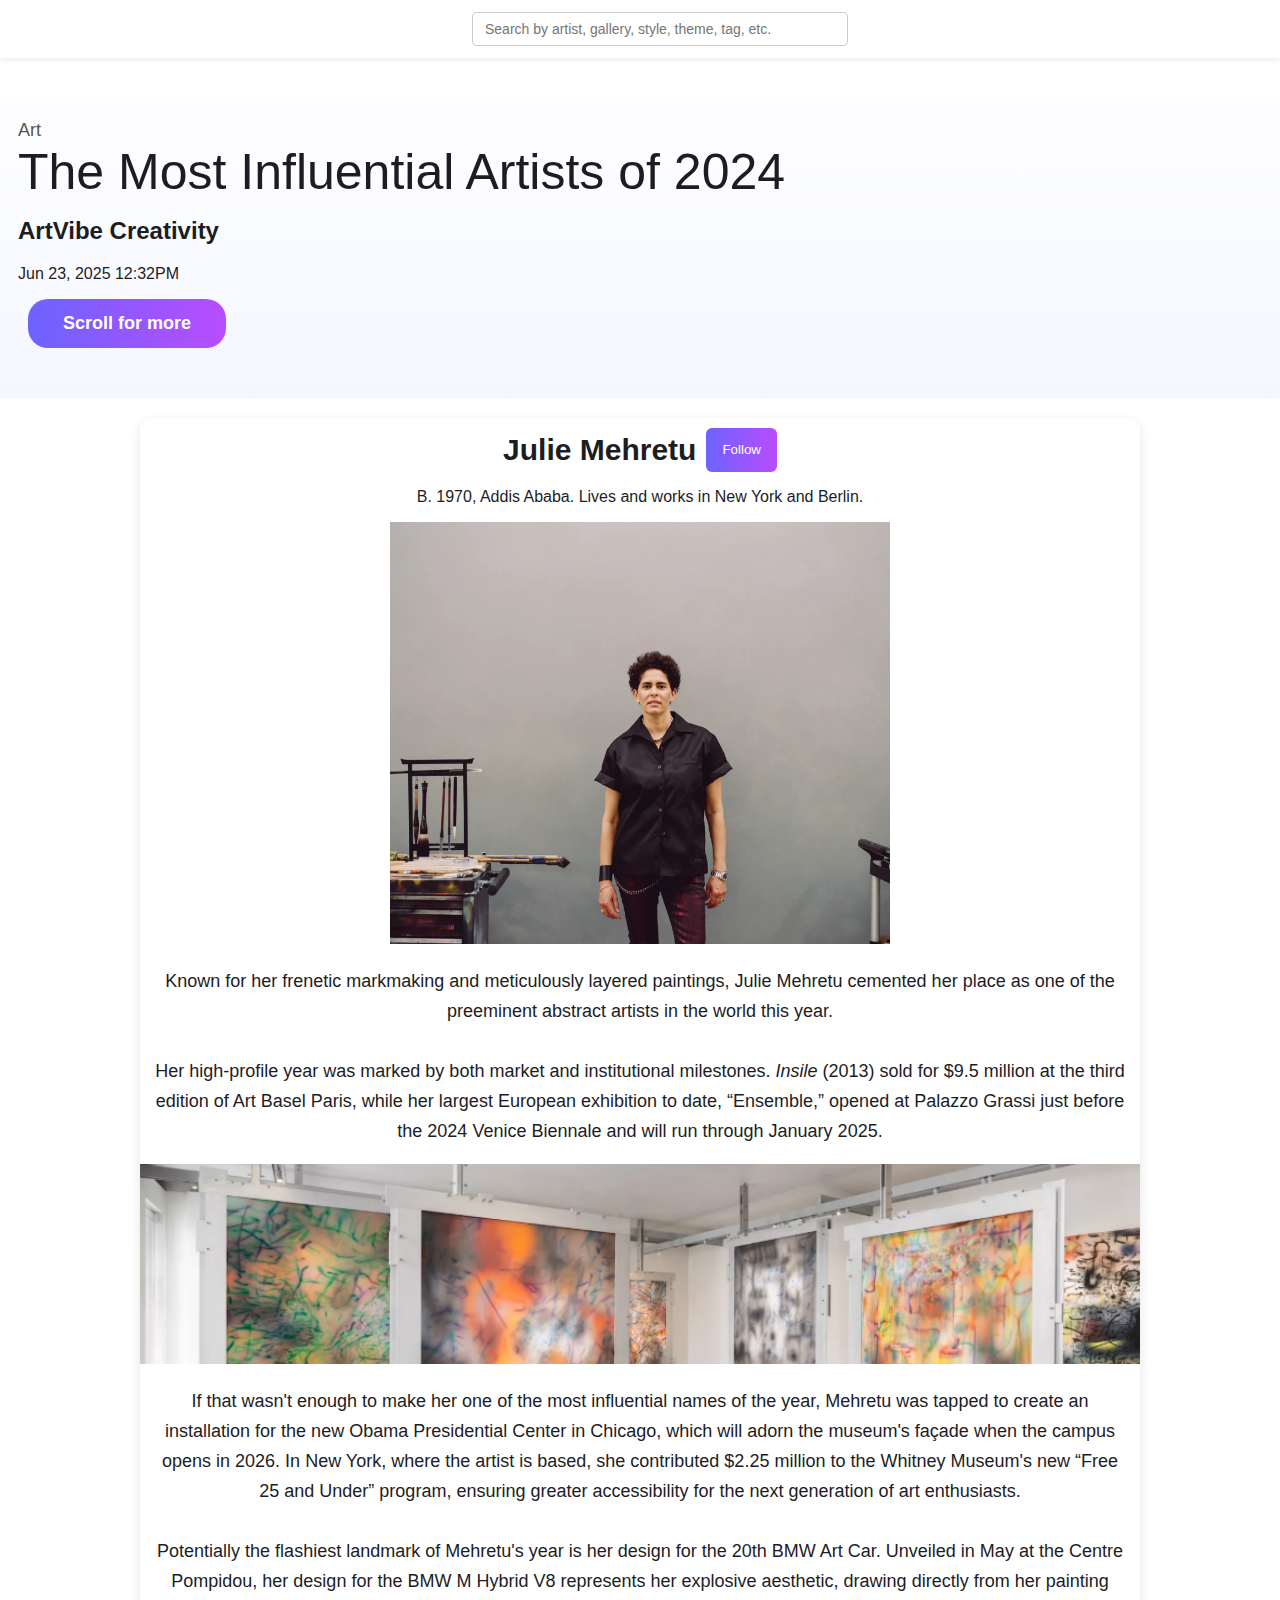
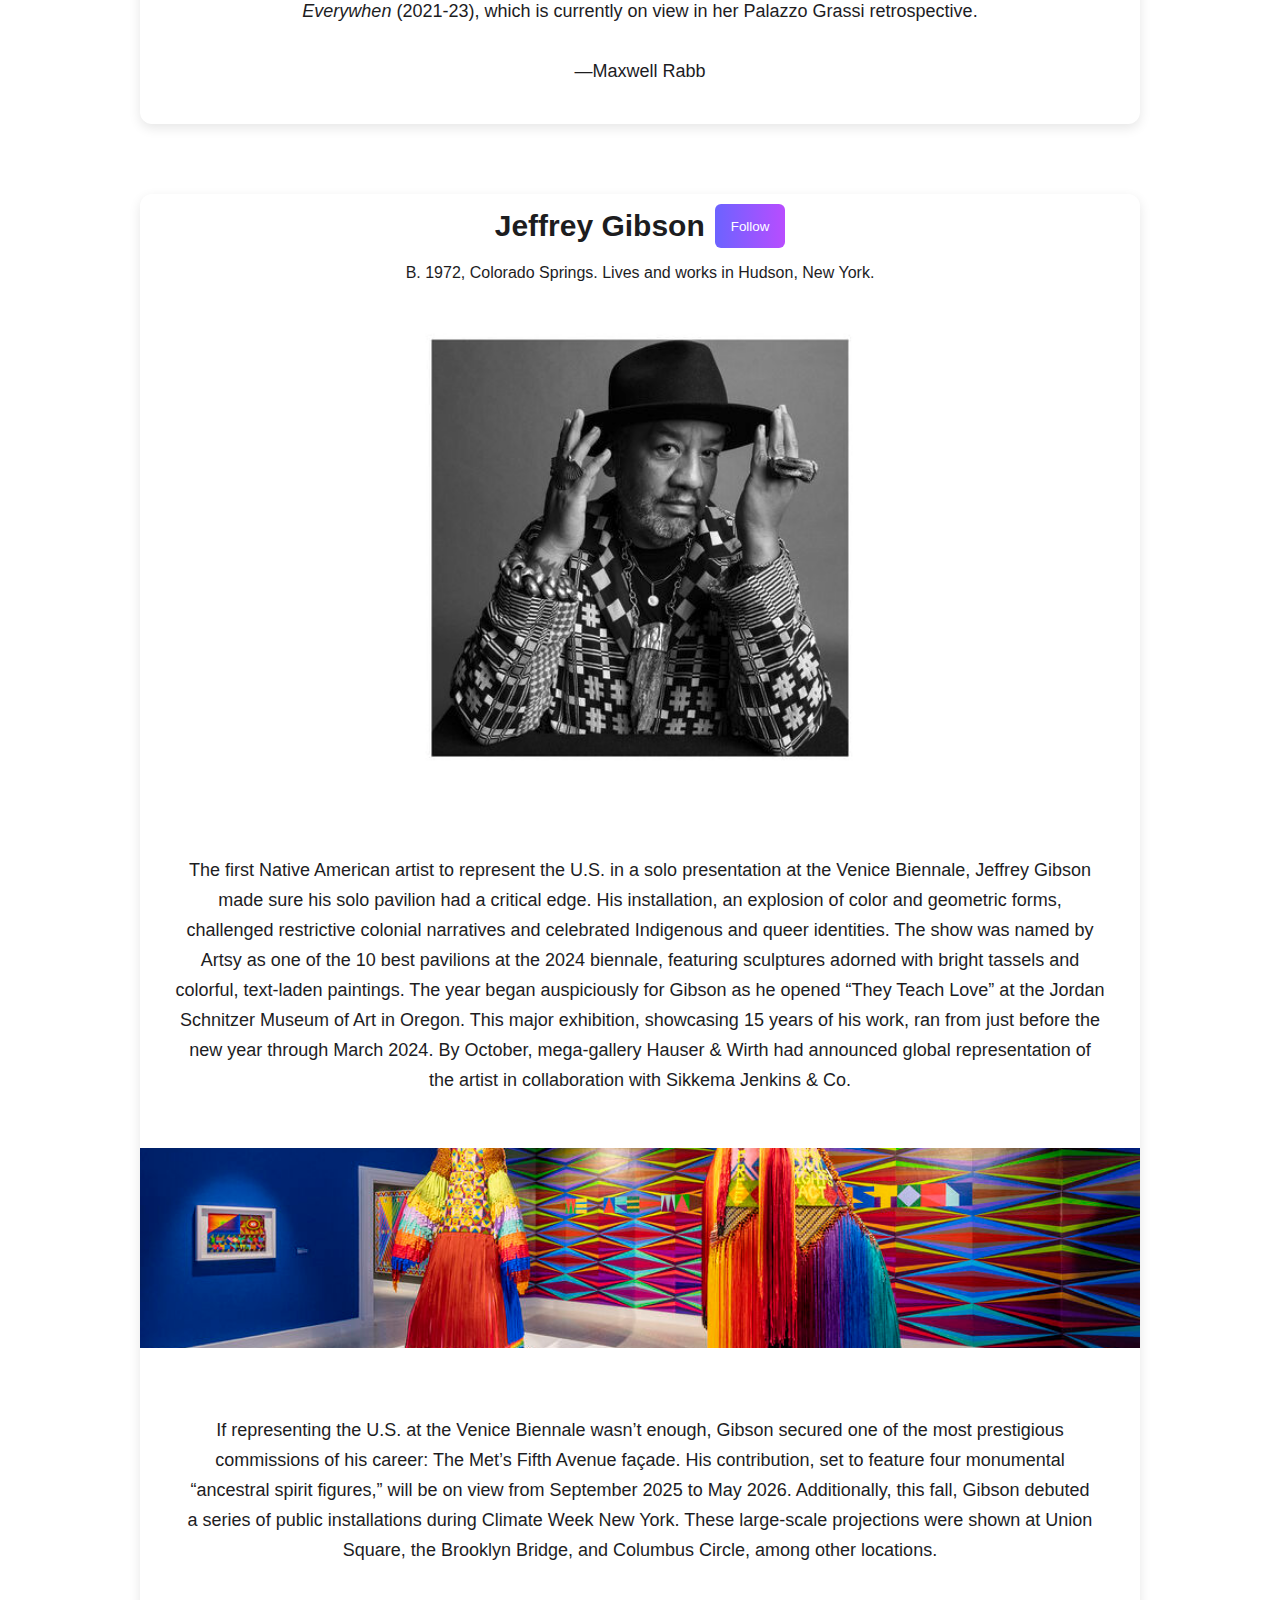
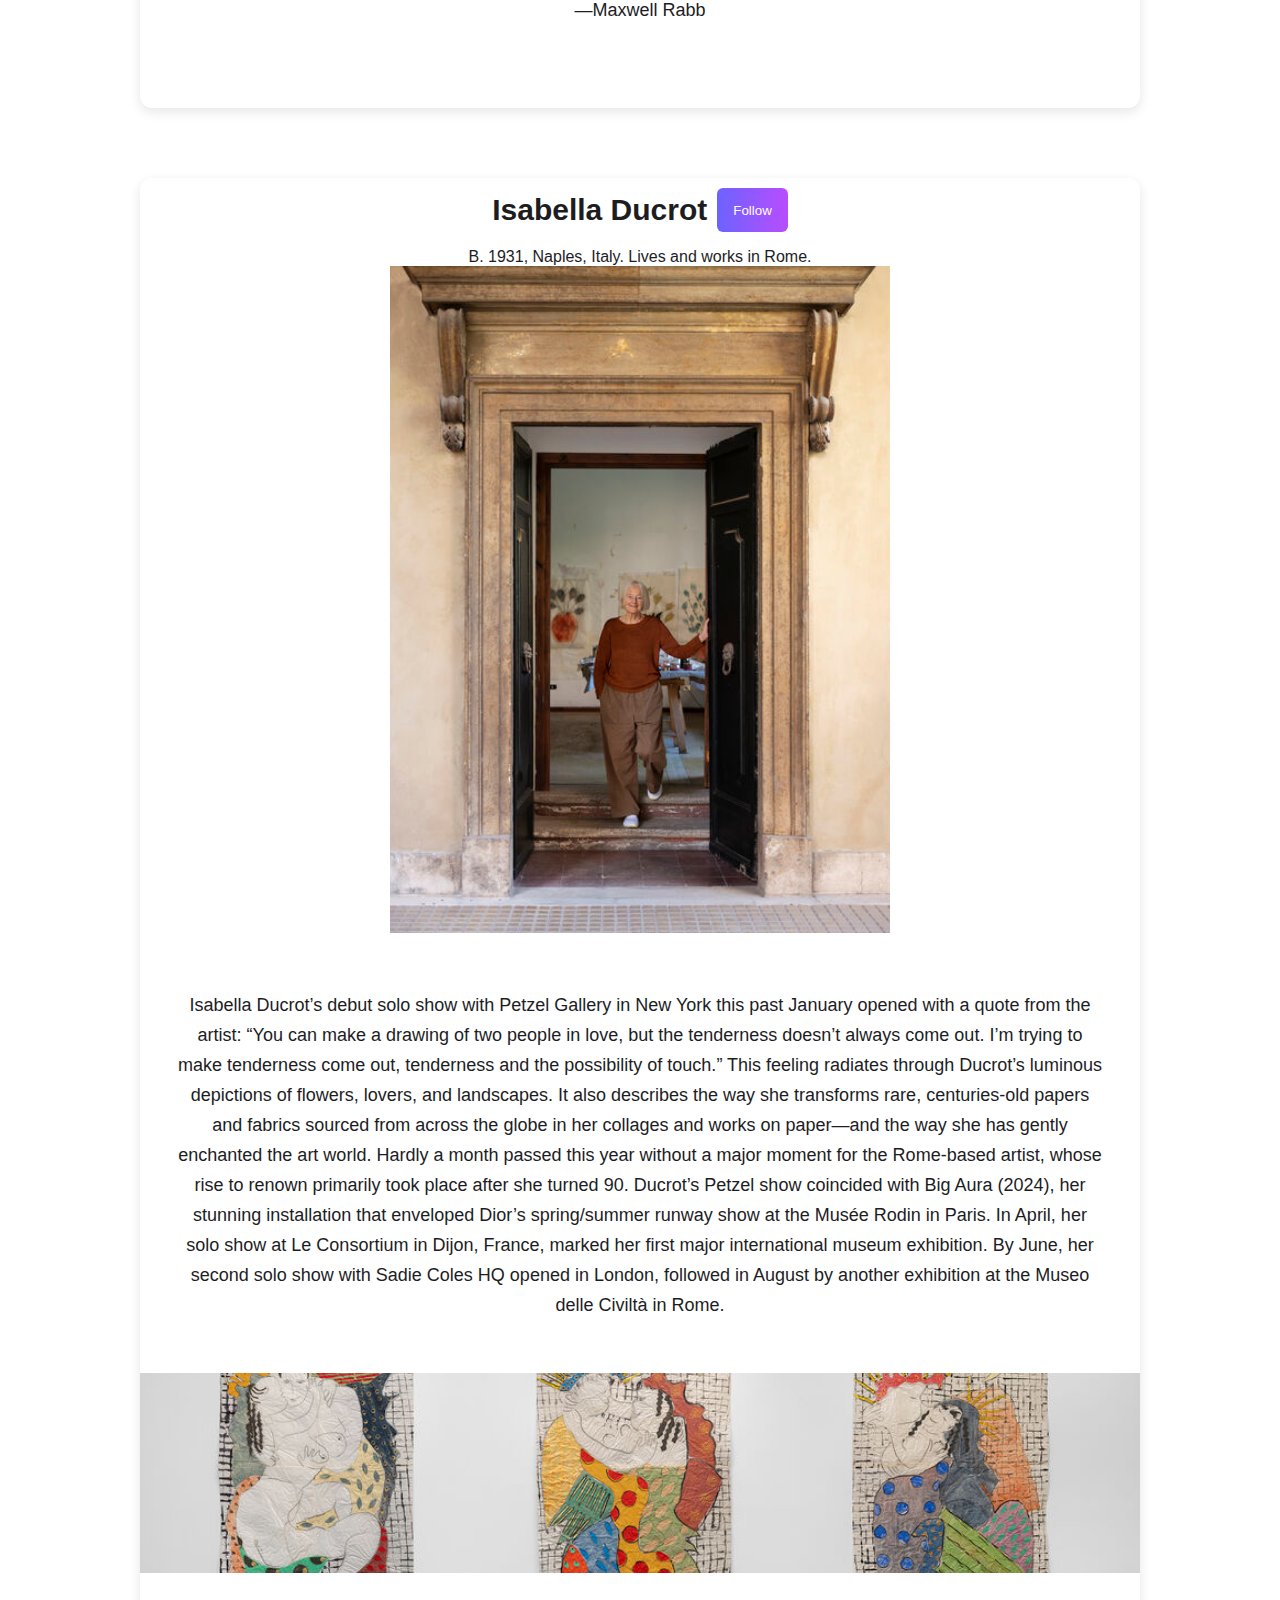
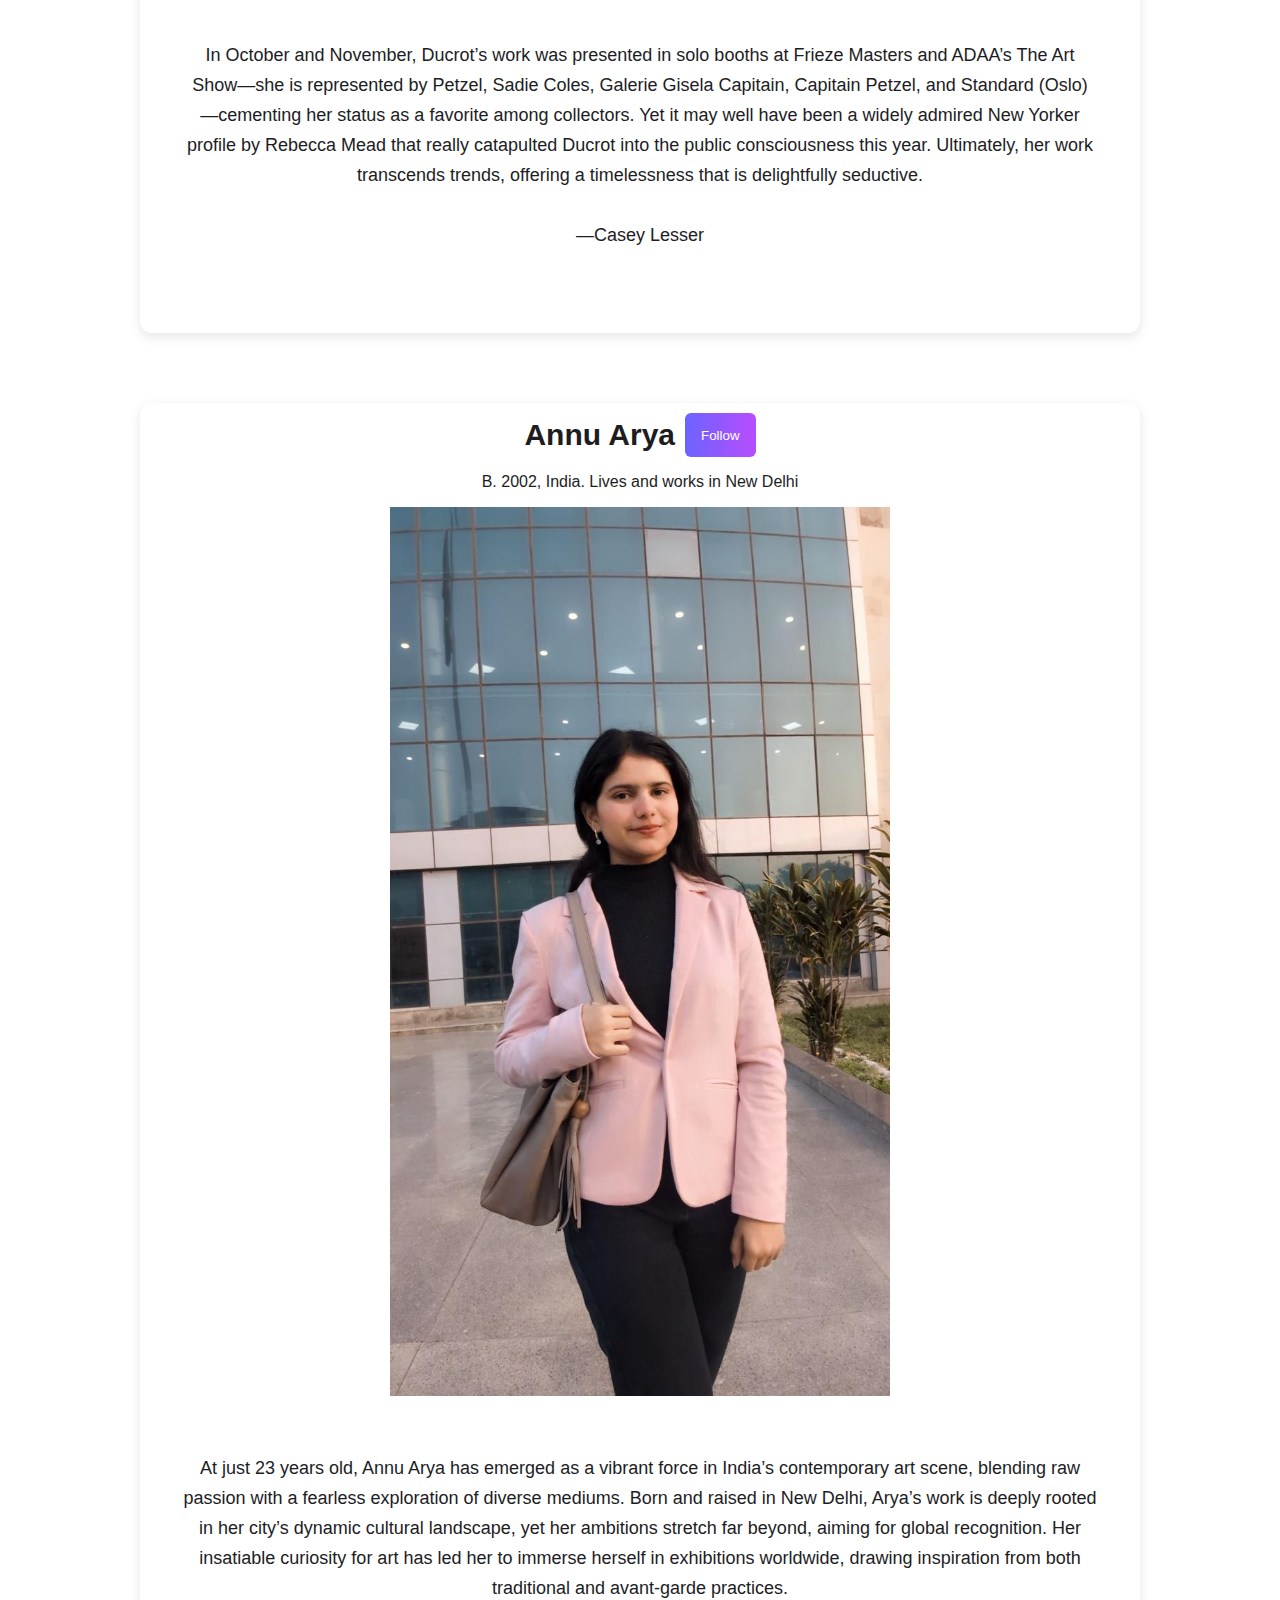
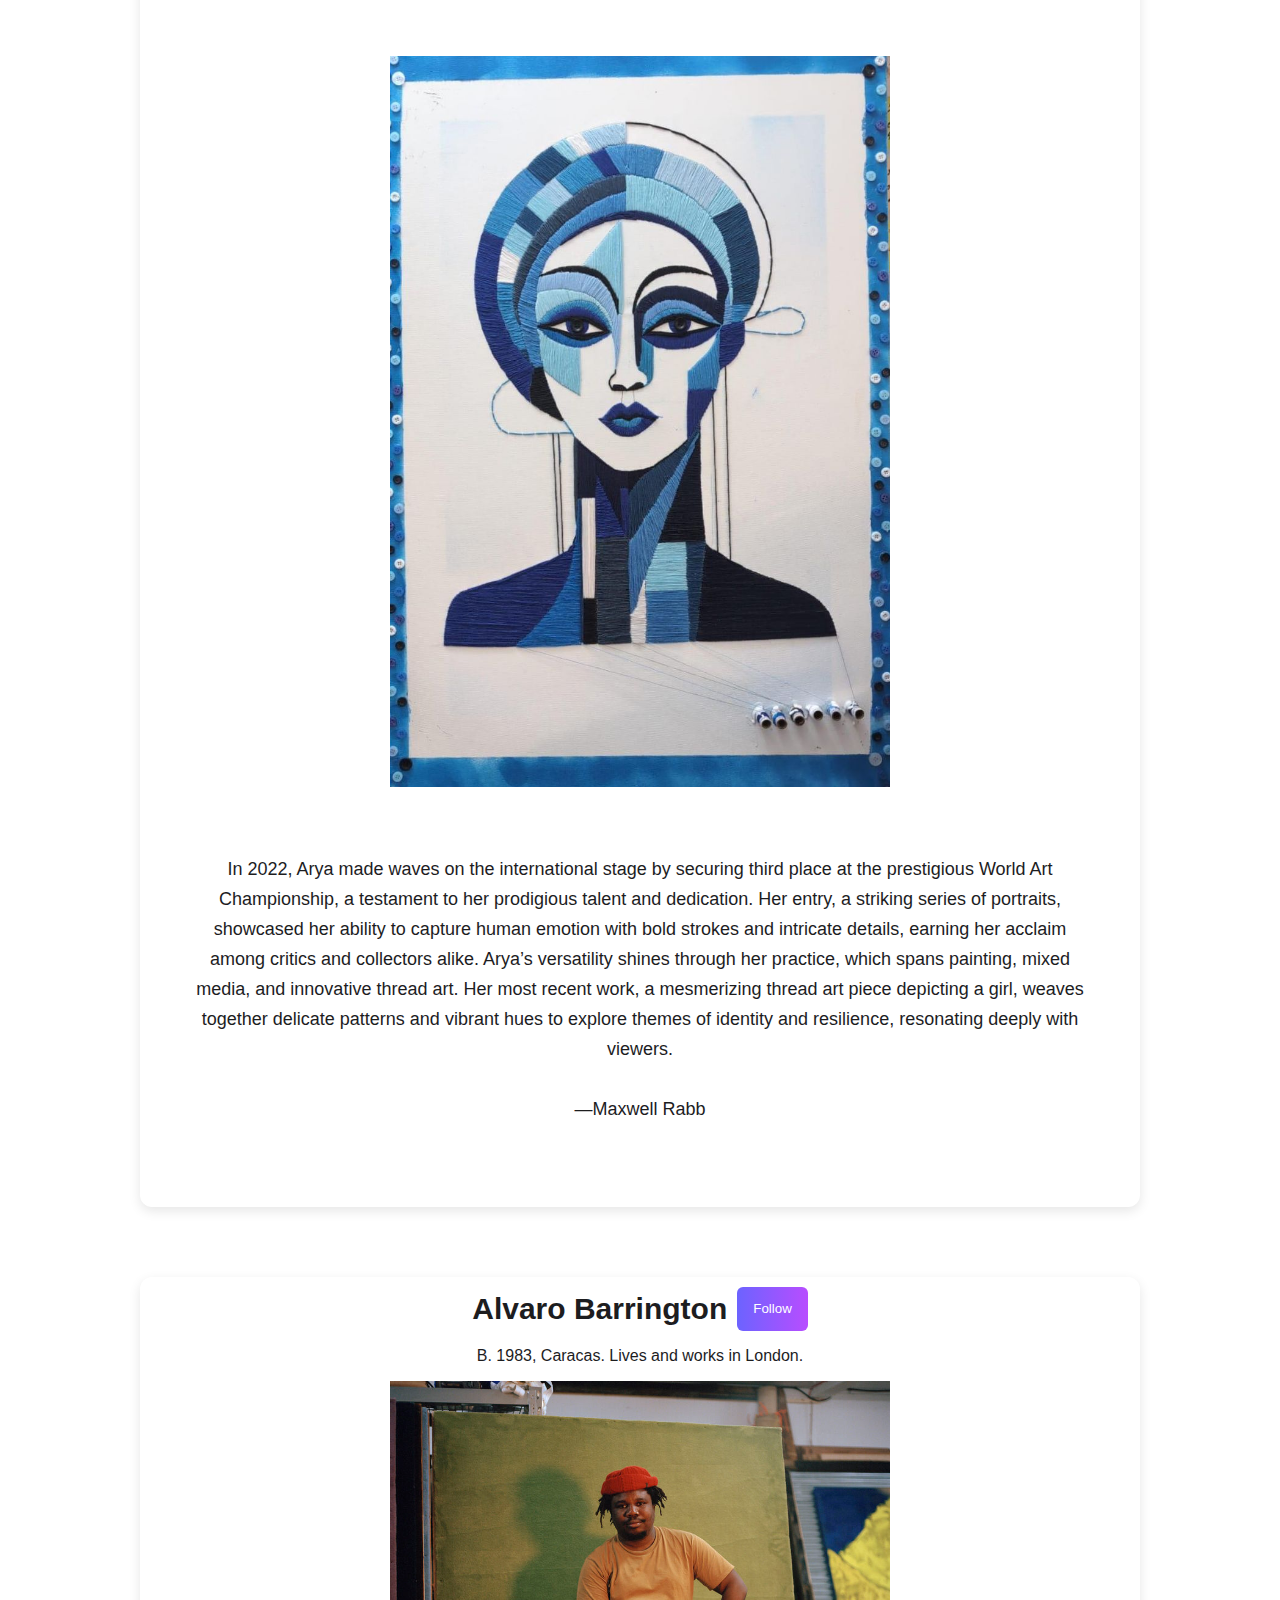
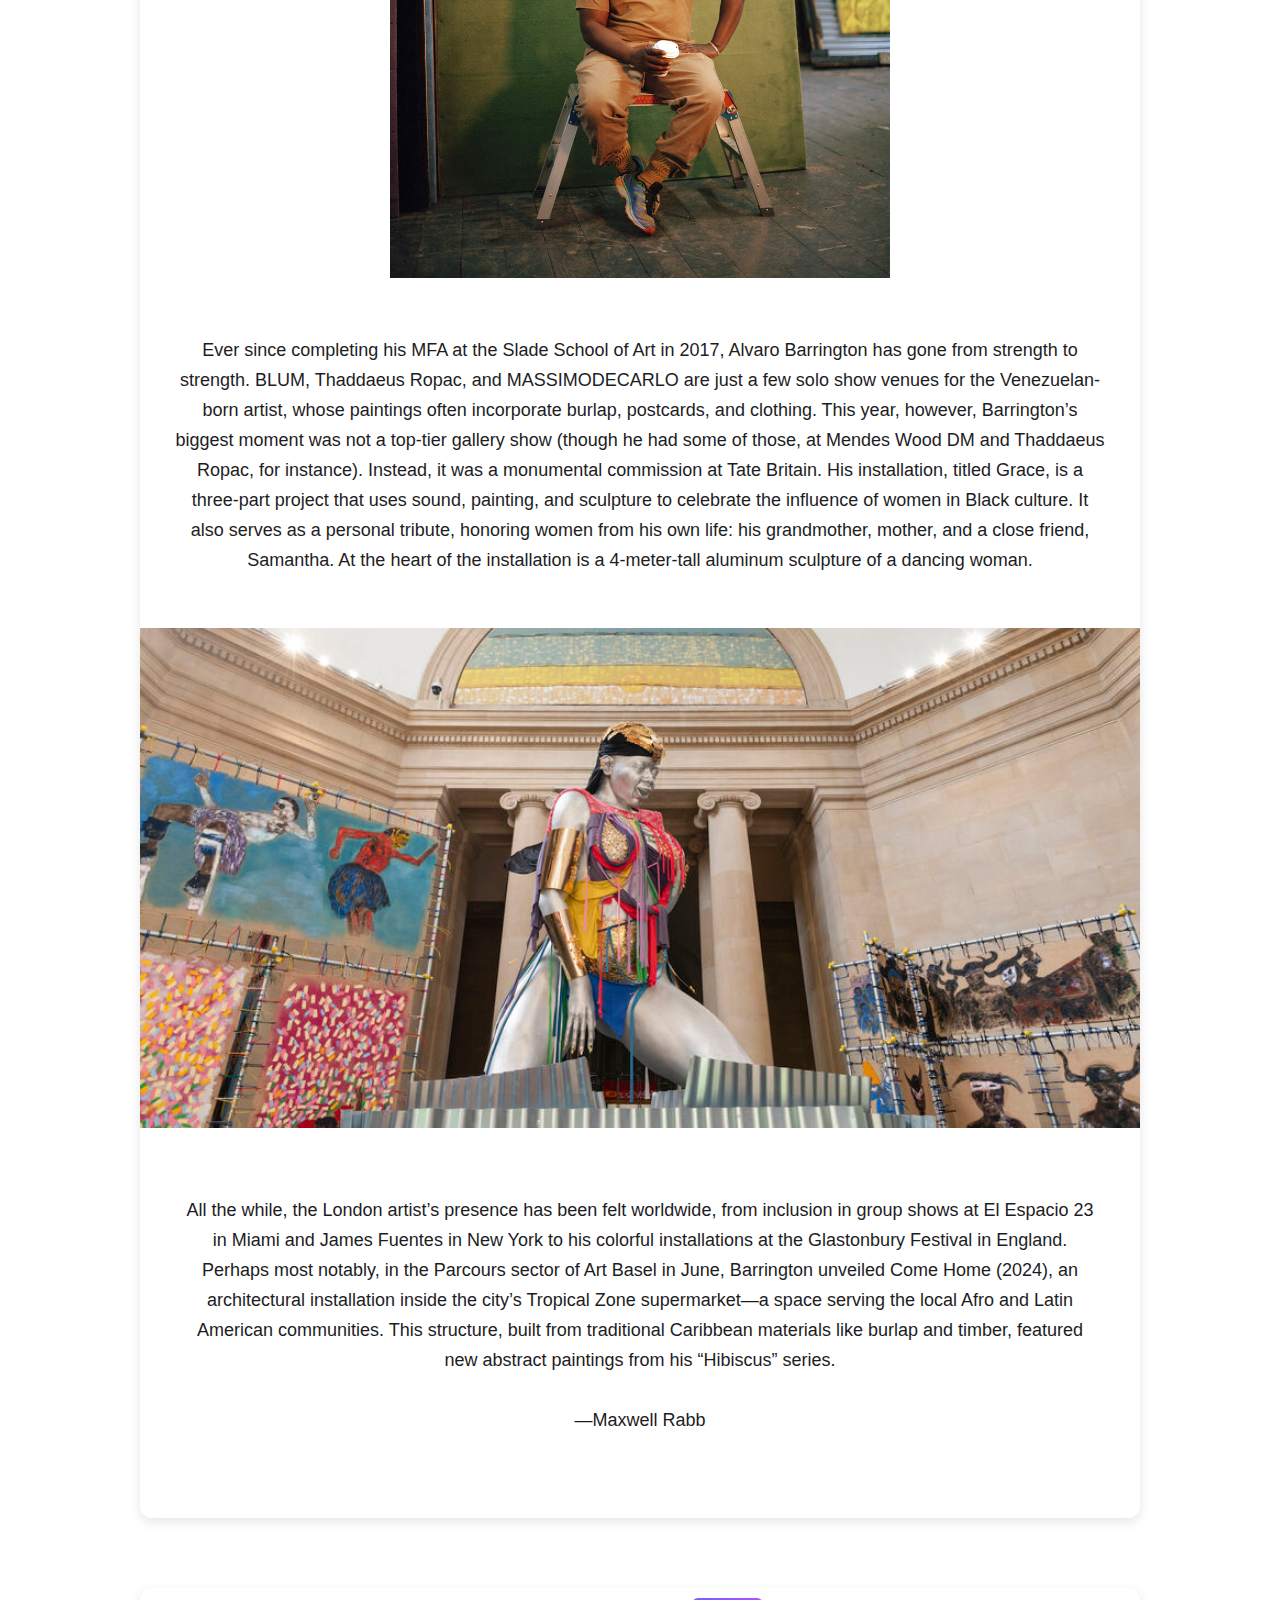
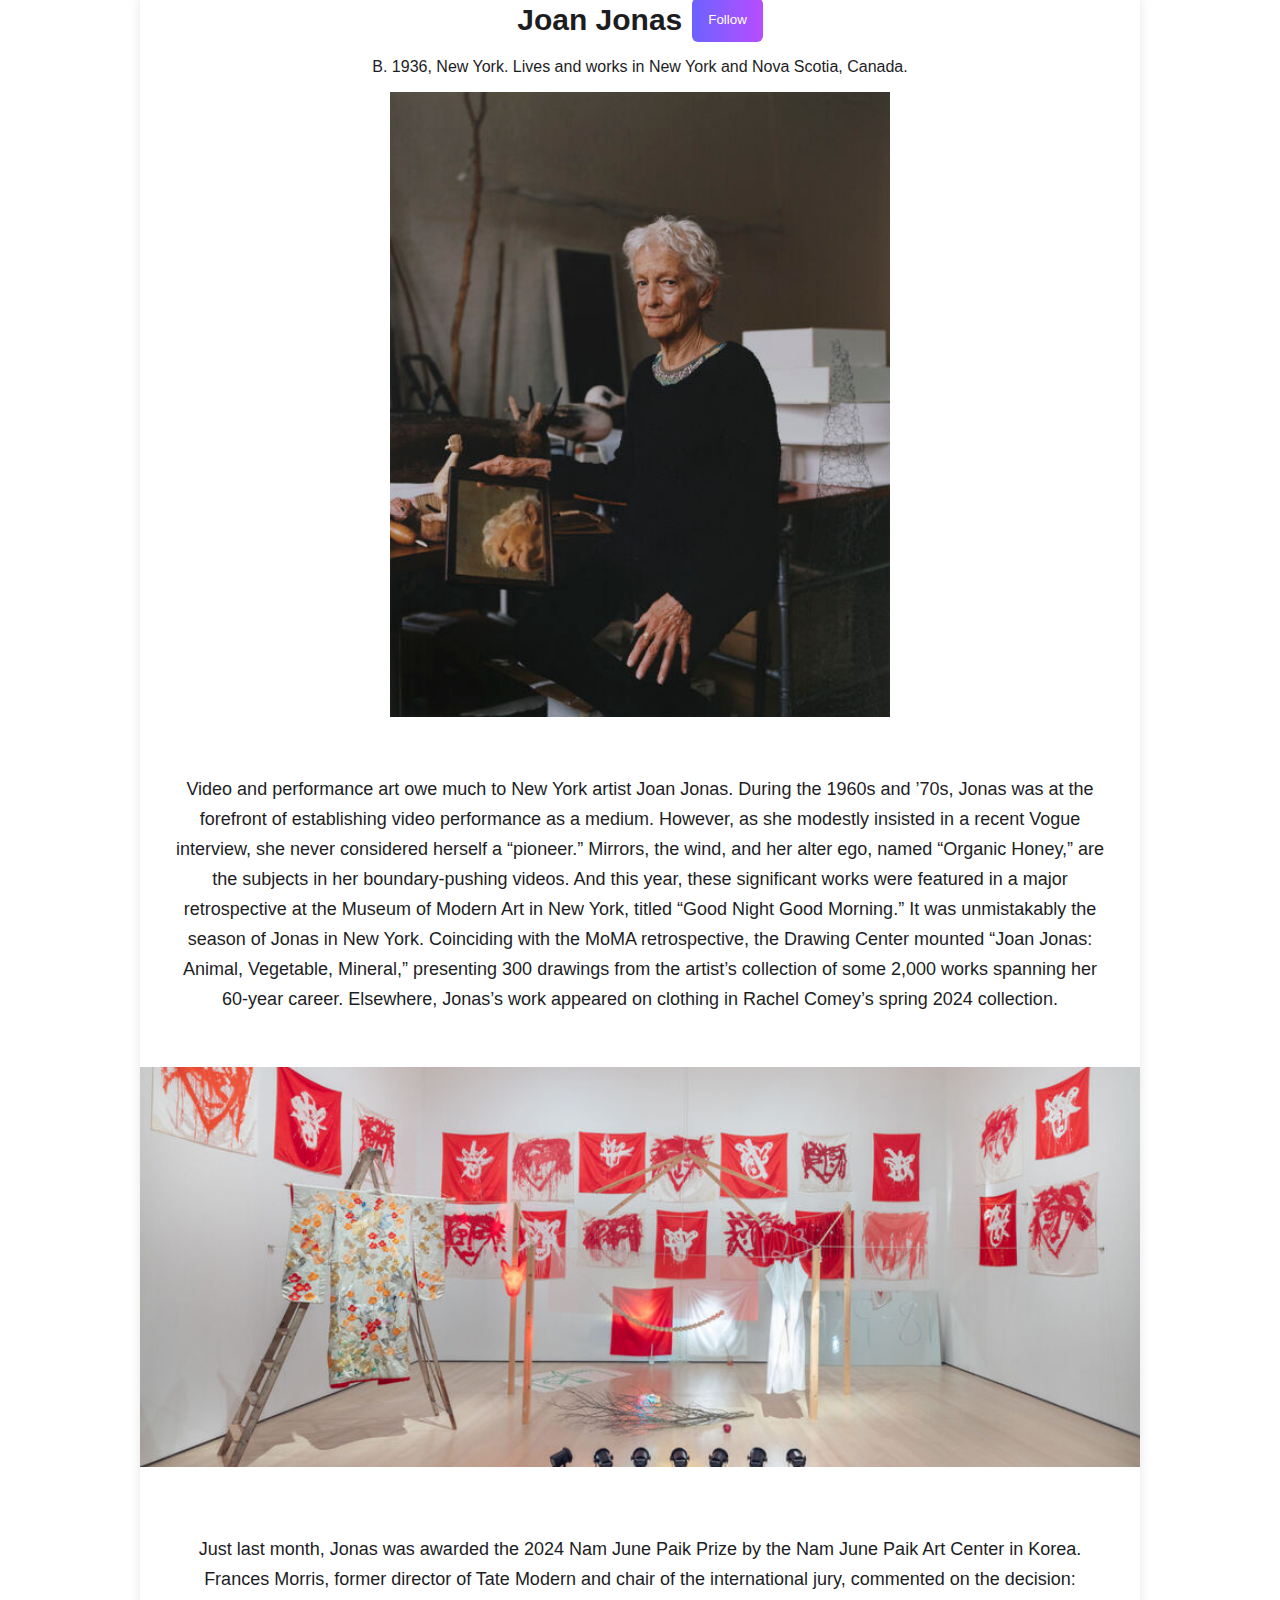
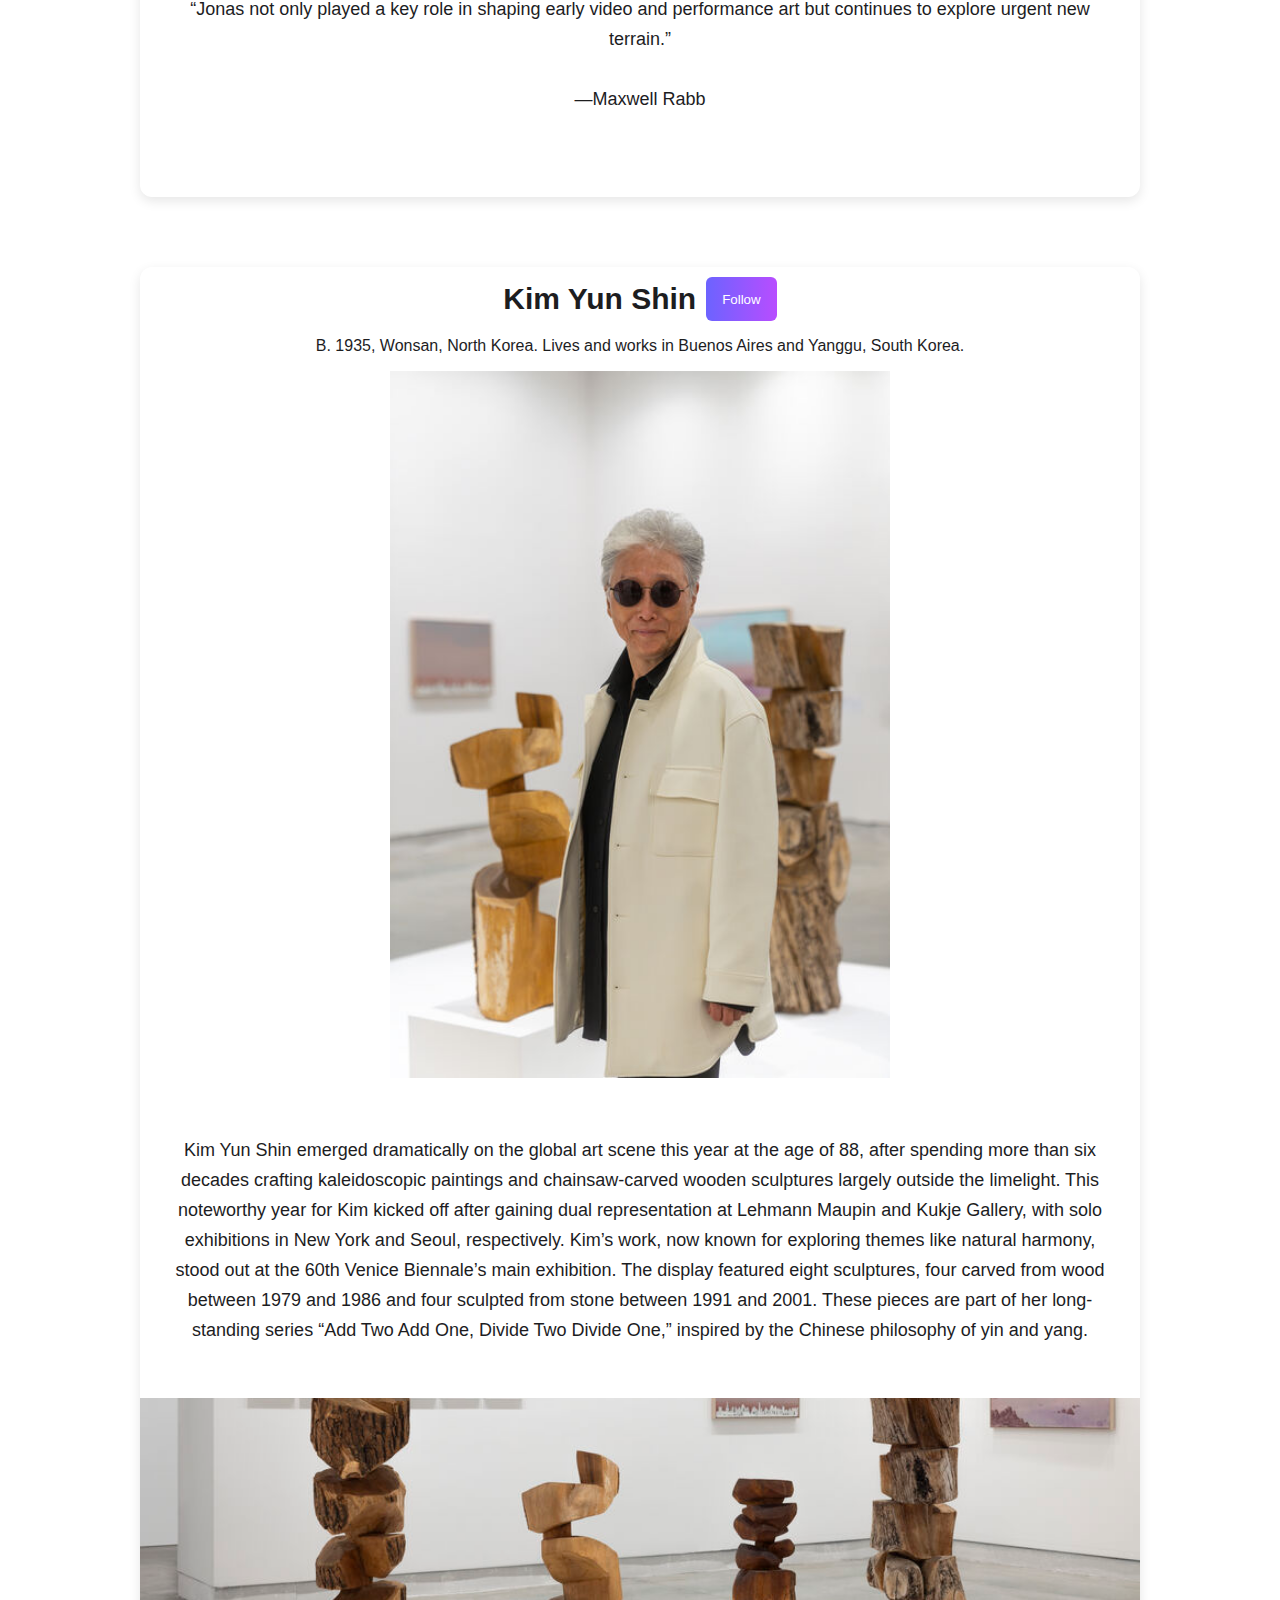
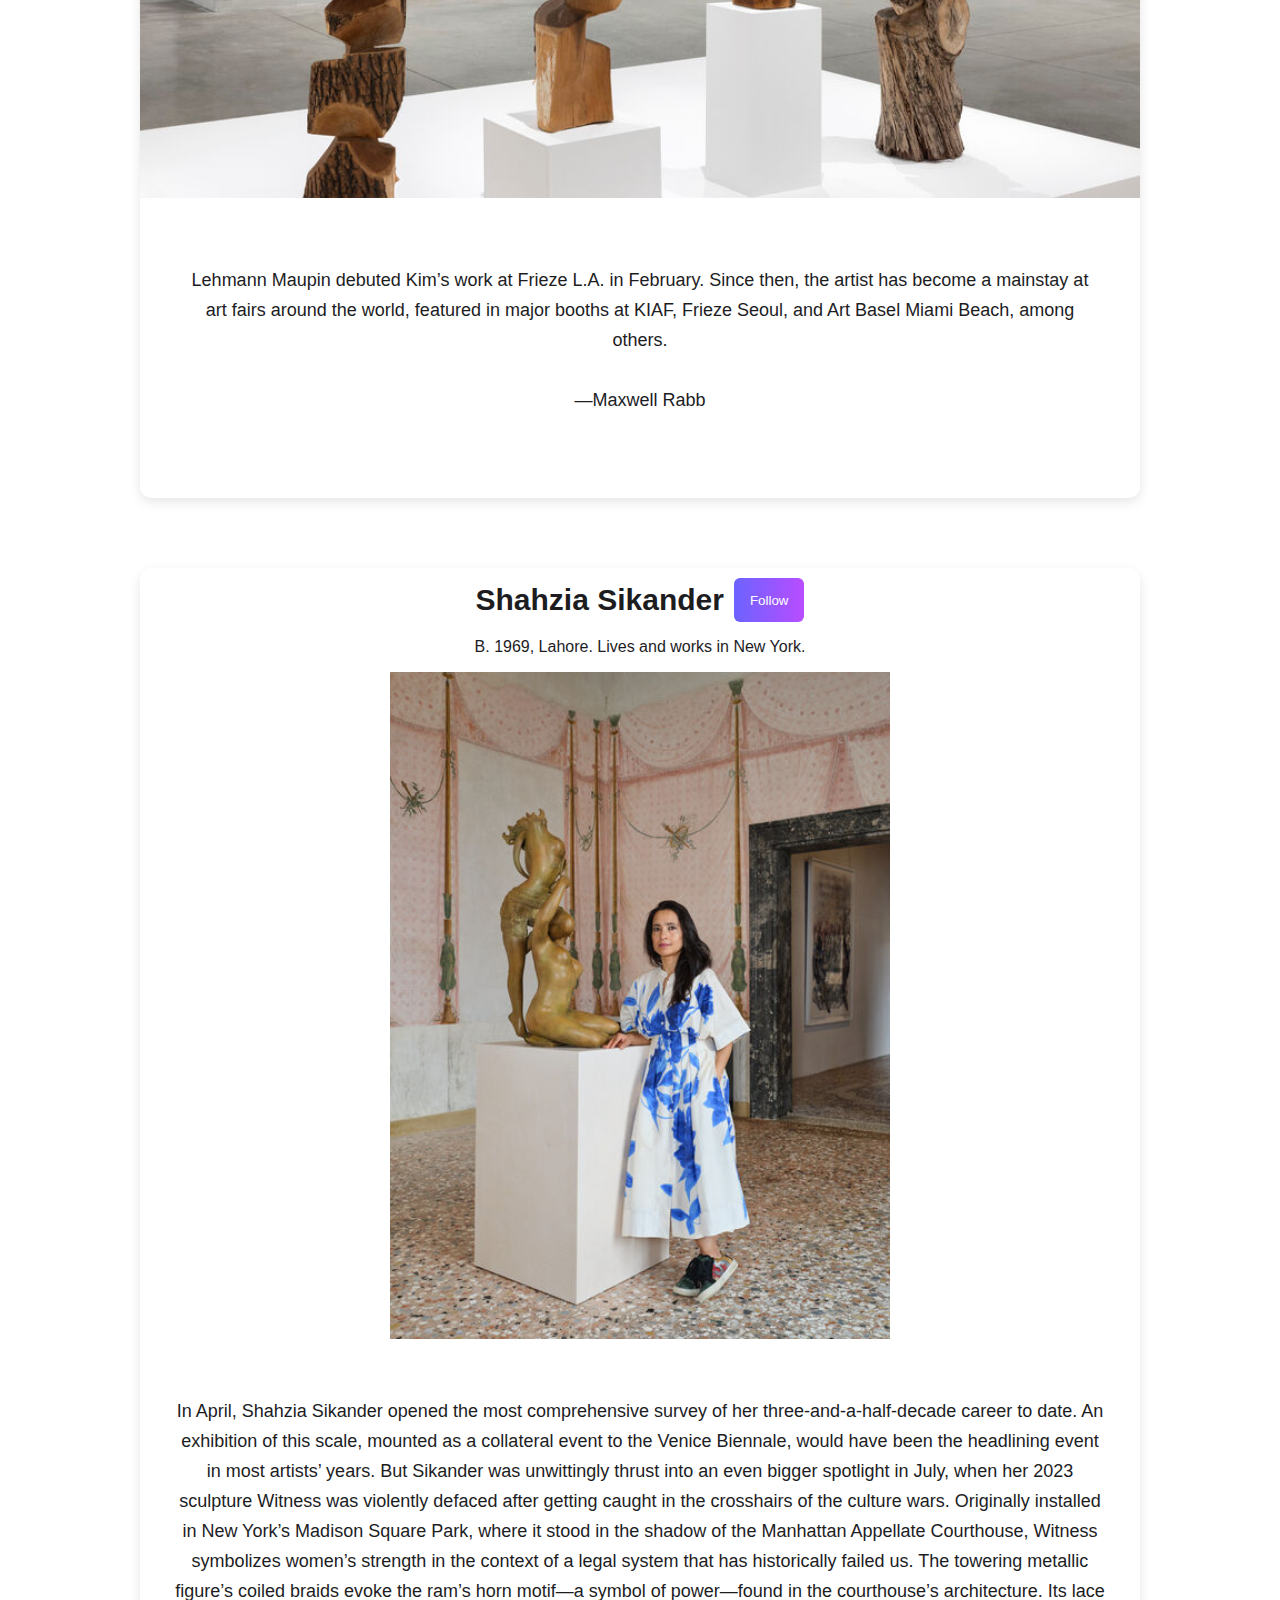
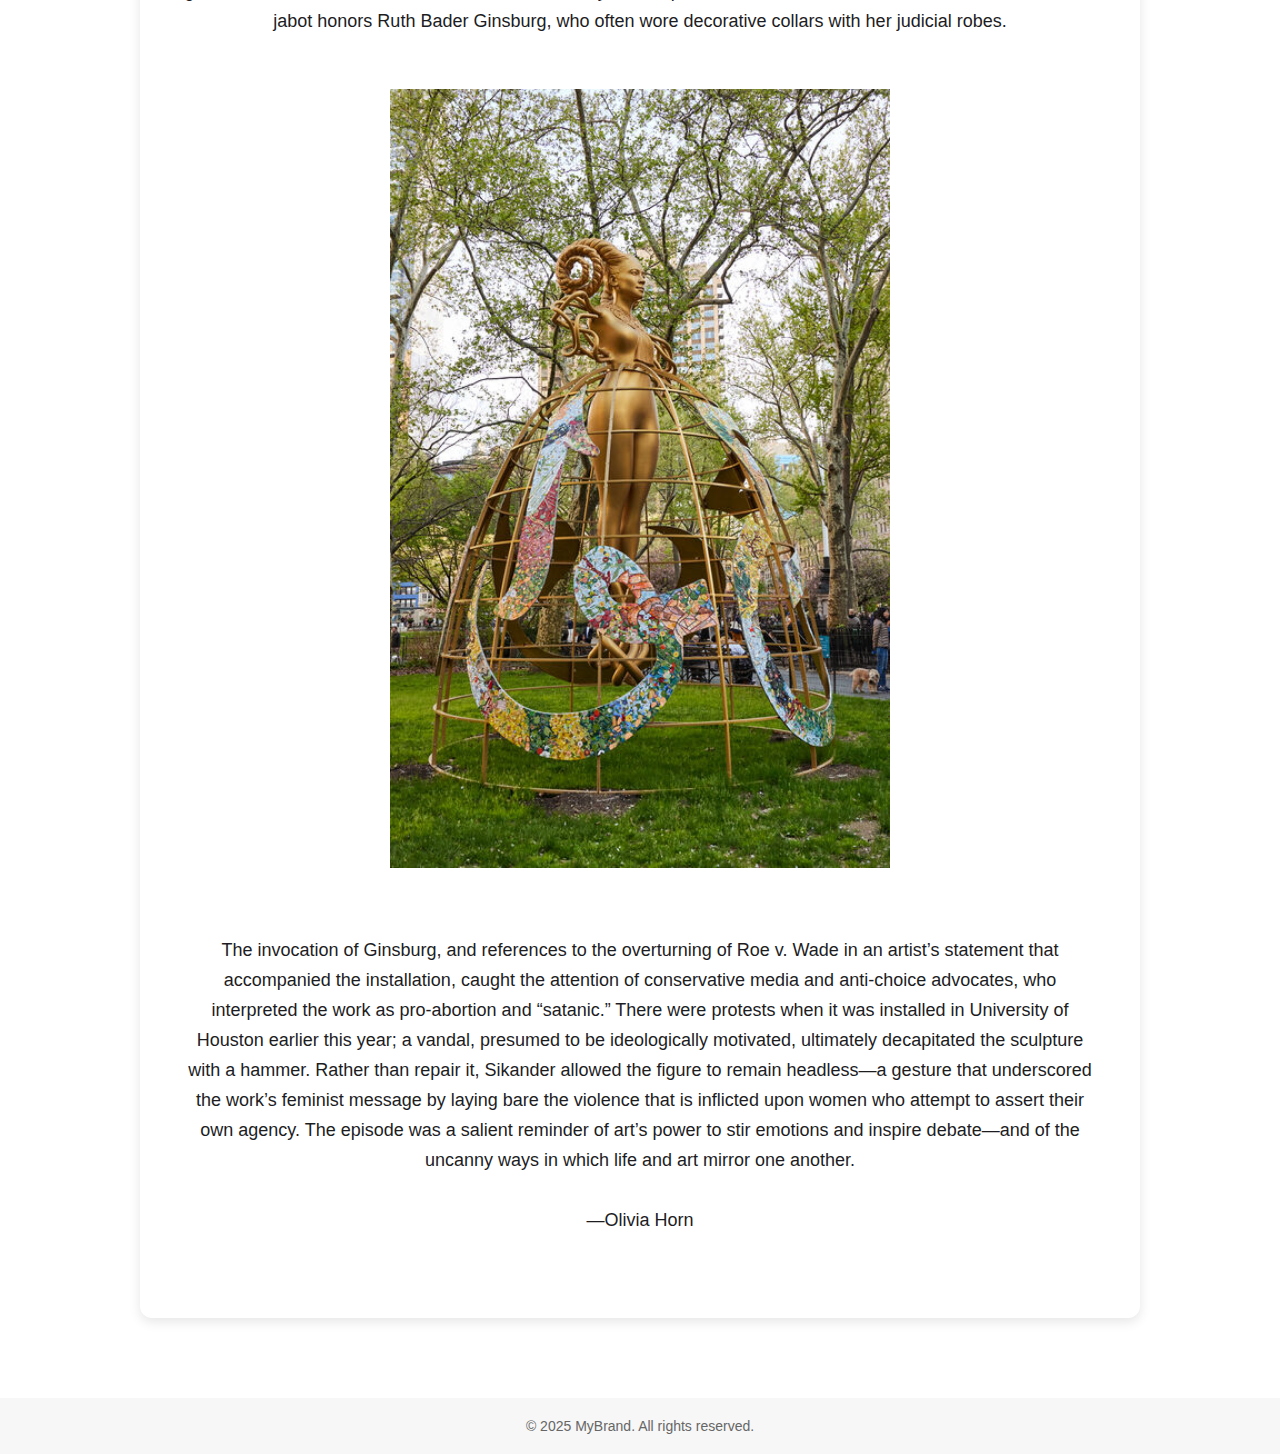
<file: index.html>
<!DOCTYPE html>
<html lang="en">
<head>
  <meta charset="UTF-8">
  <meta name="viewport" content="width=device-width, initial-scale=1.0">
  <title>Art Vibe Creativity</title>
  <link rel="stylesheet" href="style.css">
</head>
<body>
  <header>
   
    
    <nav>
      <!-- <a href="#">What’s New</a> -->
      <!-- <a href="#">Artists</a>
      <a href="#">Artworks</a>
      <a href="#">Viewing Rooms</a>
      <a href="#">Galleries</a> -->
    </nav>

    <div class="search-box">
      <input type="text" id="searchBar" placeholder="Search by artist, gallery, style, theme, tag, etc.">
    </div>

    <!-- <div>
      <button class="btn btn-login">Log In</button>
      <button class="btn btn-signup">Sign Up</button>
    </div> -->
  </header>

  <section class="hero">
    <h1 class="art">Art</h1>
    <h1 class="heading">The Most Influential Artists of 2024</h1>
    <h2 class="heading">ArtVibe Creativity</h2>
    <div class="link">
    <div class3="time"><p>Jun 23, 2025 12:32PM</p></div>
    <button class="btn btn-signup">Scroll for more</button>
  </section>

  <!-- <div class="Main"><img src="./asset/main pic.jpg" style="padding-left: 150px;height:600px; object-fit: cover; ">
                    <p>Jeffrey Gibson, installation view of WE HOLD THESE TRUTHS 
                      TO BE SELF-EVIDENT, 2024 in “the space in which to place me”
                       at the U.S. pavilion at the 60th International Art Exhibition - 
                       La Biennale di Venezia, 2024. Photo by Timothy Schenck. 
                       Courtesy of the U.S. pavilion.</p></div>
  <p class="main_para">In 2024, there were major shifts 
    in the art world. The first headline event came in 
    April, when the Venice Biennale opened, projecting a new cadre of
     artists into the spotlight. The international exhibition “Foreigners Everywhere,” 
     curated by Adriano Pedrosa, highlighted Indigenous and queer 
     artists outside the Western art world, many of whom went on to
      receive international gallery shows, 
    rolling the show’s influence across the globe. With underrecognized 
    artists such as these gaining new acclaim, 2024 looked like a year 
    of adjustment towards a canon that is, thankfully, growing all the time.


As art fairs have proliferated across the world and emerging markets 
develop in importance, art world power is shifting globally, with Middle
 Eastern and Asian metropolises growing in stature. Against this backdrop, 
 in 2024, artists were often vocal activists for the causes that mattered 
 to them. Influence, for artists this year, was measured not just by what 
 they did within the walls of the gallery, but the collaborations, statements, 
 and impact they made in the outside world. </p> -->

<!-- Artist cards -->
    <section class="artists">


<div class="artist-card">
  <div class="name">
    <h3>Julie Mehretu</h3>
    <button class="follow">Follow</button>
  </div>

  <p>B. 1970, Addis Ababa. Lives and works in New York and Berlin.</p>

  <img src="./asset/Artist_1.png" alt="Julie Mehretu portrait"  style="height: auto; width: 500px;>

   <p class= "pic_title">
    
  </p> 

  <p class="main_para">
   Known for her frenetic markmaking and meticulously layered paintings, 
    Julie Mehretu cemented her place as one of the preeminent abstract artists 
    in the world this year.
    <br><br>
    Her high-profile year was marked by both market and institutional milestones. 
    <em>Insile</em> (2013) sold for $9.5 million at the third edition of Art Basel Paris, 
    while her largest European exhibition to date, “Ensemble,” opened at Palazzo Grassi 
    just before the 2024 Venice Biennale and will run through January 2025.
  </p>

  <img src="./asset/Pic_1.png" alt="Artwork by Julie Mehretu">

  <p class="main_para">
    If that wasn't enough to make her one of the most influential names of the year, 
    Mehretu was tapped to create an installation for the new Obama Presidential Center 
    in Chicago, which will adorn the museum's façade when the campus opens in 2026. 
    In New York, where the artist is based, she contributed $2.25 million to the Whitney 
    Museum's new “Free 25 and Under” program, ensuring greater accessibility for the next 
    generation of art enthusiasts.
    <br><br>
    Potentially the flashiest landmark of Mehretu's year is her design for the 20th BMW Art Car. 
    Unveiled in May at the Centre Pompidou, her design for the BMW M Hybrid V8 represents her 
    explosive aesthetic, drawing directly from her painting <em>Everywhen</em> (2021-23), which 
    is currently on view in her Palazzo Grassi retrospective.
    <br><br>
    —Maxwell Rabb
  </p>

  <!-- <button>View Profile</button> -->
</div>


<!-- card 2 -->
<div class="artist-card">
  <div class="name">
    <h3>Jeffrey Gibson </h3>
    <button class="follow">Follow</button>
  </div>

  <p>
    B. 1972, Colorado Springs. Lives and works in Hudson, New York.
  </p>

  <img src="./asset/artist2.jpeg"  style="height: auto; width: 500px;>

  <p class="pic_title" style="color: #555; font-style: italic;">
   
  </p>

  <p class="main_para" style="padding: 35px;">
    The first Native American artist to represent the U.S. in a solo presentation at the Venice Biennale,
     Jeffrey Gibson made sure his solo pavilion had a critical edge. His installation, an explosion of color
      and geometric forms, challenged restrictive colonial narratives and celebrated Indigenous and queer identities.
       The show was named by Artsy as one of the 10 best pavilions at the 2024 biennale, featuring sculptures 
       adorned with bright tassels and colorful, text-laden paintings.

The year began auspiciously for Gibson as he opened “They Teach Love” at the Jordan Schnitzer Museum of
 Art in Oregon. This major exhibition, showcasing 15 years of his work, ran from just before the new year 
 through March 2024. By October, mega-gallery Hauser & Wirth had announced global representation of the artist 
 in collaboration with Sikkema Jenkins & Co. 
  </p>

  <img src="./asset/art2.jpeg" >

  <p class="main_para" style="padding: 45px;">
    If representing the U.S. at the Venice Biennale wasn’t enough, Gibson secured one of the most prestigious 
    commissions of his career: The Met’s Fifth Avenue façade. His contribution, set to feature four monumental 
    “ancestral spirit figures,” will be on view from September 2025 to May 2026. Additionally, this fall,
     Gibson debuted a series of public installations during Climate Week New York. These large-scale projections 
     were shown at Union Square, the Brooklyn Bridge, and Columbus Circle, among other locations.

    <br><br>
    —Maxwell Rabb
  </p>

  <!-- <button>View Profile</button> -->
</div>
<!-- card 2 end -->


<!-- card 3-->
<div class="artist-card">
  <div class="name">
    <h3>Isabella Ducrot</h3>
    <button class="follow">Follow</button>
  </div>

  <p>
   B. 1931, Naples, Italy. Lives and works in Rome.<br>

  <img src="./asset/artist3.jpeg"  style="height: auto; width: 500px;>

  <p class="pic_title" style="color: #555; font-style: italic;">
   
  </p>

  <p class="main_para" style="padding: 35px;">
   Isabella Ducrot’s debut solo show with Petzel Gallery in New York this past January opened with a quote
    from the artist: “You can make a drawing of two people in love, but the tenderness doesn’t always come out.
    I’m trying to make tenderness come out, tenderness and the possibility of touch.” This feeling radiates through
     Ducrot’s luminous depictions of flowers, lovers, and landscapes. It also describes the way she transforms rare, 
     centuries-old papers and fabrics sourced from across the globe in her collages and works on paper—and the way
      she has gently enchanted the art world.
      Hardly a month passed this year without a major moment for the Rome-based artist, whose rise to renown 
      primarily took place after she turned 90. Ducrot’s Petzel show coincided with Big Aura (2024), 
      her stunning installation that enveloped Dior’s spring/summer runway show at the Musée Rodin in Paris. 
      In April, her solo show at Le Consortium in Dijon, France, marked her first major international museum 
      exhibition. By June, her second solo show with Sadie Coles HQ opened in London, followed in August by
       another exhibition at the Museo delle Civiltà in Rome.
  </p>

  <img src="./asset/art3.jpeg" >

  <p class="main_para" style="padding: 45px;">
    In October and November, Ducrot’s work was presented in solo booths at Frieze Masters and ADAA’s The Art Show—she is represented by Petzel, Sadie Coles, Galerie Gisela Capitain, Capitain Petzel, and Standard (Oslo)—cementing her status as a favorite among collectors. Yet it may well have been a widely admired New Yorker profile by Rebecca Mead that really catapulted Ducrot into the public consciousness this year. Ultimately, her work transcends trends, offering a timelessness that is delightfully seductive.
<br> <br>
—Casey Lesser
  </p>

  <!-- <button>View Profile</button> -->
</div>
<!-- card 3 end -->



<!-- card 4 -->
<div class="artist-card">
  <div class="name">
    <h3>Annu Arya</h3>
    <button class="follow">Follow</button>
  </div>

  <p>
    B. 2002, India. Lives and works in New Delhi
  </p>
<!-- 
  <img src="./asset/artist4.jpeg" style="height: 1000px; width: 500px; object-fit: cover;"> -->
   <img src="./asset/artist4.jpeg"  style="height: auto; width: 500px;>
 

  <p class="pic_title" style="color: #555; font-style: italic;">
   
  </p>

  <p class="main_para" style="padding: 35px;">
    At just 23 years old, Annu Arya has emerged as a vibrant force in India’s contemporary art scene, blending raw passion with a fearless exploration of diverse mediums. Born and raised in New Delhi, Arya’s work is deeply rooted in her city’s dynamic cultural landscape, yet her ambitions stretch far beyond, aiming for global recognition. Her insatiable curiosity for art has led her to immerse herself in exhibitions worldwide, drawing inspiration from both traditional and avant-garde practices.
  </p>

  <img src="./asset/art4.jpeg" style="height: auto; width: 500px;">
<!-- <img src="./asset/art4.jpeg"> -->
  <p class="main_para" style="padding: 45px;">
    In 2022, Arya made waves on the international stage by securing third place at the prestigious World Art Championship, a testament to her prodigious talent and dedication. Her entry, a striking series of portraits, showcased her ability to capture human emotion with bold strokes and intricate details, earning her acclaim among critics and collectors alike. Arya’s versatility shines through her practice, which spans painting, mixed media, and innovative thread art. Her most recent work, a mesmerizing thread art piece depicting a girl, weaves together delicate patterns and vibrant hues to explore themes of identity and resilience, resonating deeply with viewers.
    <br><br>
    —Maxwell Rabb
  </p>

  <!-- <button>View Profile</button> -->
</div>
<!-- card 4 end -->





<!-- card 5 -->
<div class="artist-card">
  <div class="name">
    <h3>Alvaro Barrington</h3>
    <button class="follow">Follow</button>
  </div>

  <p>
   B. 1983, Caracas. Lives and works in London.
  </p>

  <img src="./asset/artist5.jpeg" style="height: auto; width: 500px;>

  <p class="pic_title" style="color: #555; font-style: italic;">
    
  </p>

  <p class="main_para" style="padding: 35px;">
  Ever since completing his MFA at the Slade School of Art in 2017, Alvaro Barrington has gone from strength to strength. BLUM, Thaddaeus Ropac, and MASSIMODECARLO are just a few solo show venues for the Venezuelan-born artist, whose paintings often incorporate burlap, postcards, and clothing.

This year, however, Barrington’s biggest moment was not a top-tier gallery show (though he had some of those, at Mendes Wood DM and Thaddaeus Ropac, for instance). Instead, it was a monumental commission at Tate Britain. His installation, titled Grace, is a three-part project that uses sound, painting, and sculpture to celebrate the influence of women in Black culture. It also serves as a personal tribute, honoring women from his own life: his grandmother, mother, and a close friend, Samantha. At the heart of the installation is a 4-meter-tall aluminum sculpture of a dancing woman.
  </p>

  <img src="./asset/art5.jpeg" style="height: 500px;">

  <p class="main_para" style="padding: 45px;">
   All the while, the London artist’s presence has been felt worldwide, from inclusion in group shows at El Espacio 23 in Miami and James Fuentes in New York to his colorful installations at the Glastonbury Festival in England. Perhaps most notably, in the Parcours sector of Art Basel in June, Barrington unveiled Come Home (2024), an architectural installation inside the city’s Tropical Zone supermarket—a space serving the local Afro and Latin American communities. This structure, built from traditional Caribbean materials like burlap and timber, featured new abstract paintings from his “Hibiscus” series.

    <br><br>
    —Maxwell Rabb
  </p>

  <!-- <button>View Profile</button> -->
</div>
<!-- card 5 end -->


<!-- card 6 -->
<div class="artist-card">
  <div class="name">
    <h3>Joan Jonas</h3>
    <button class="follow">Follow</button>
  </div>

  <p>
    B. 1936, New York. Lives and works in New York and Nova Scotia, Canada.
  </p>

  <img src="./asset/artist6.jpeg" style="height: auto; width: 500px;>

  <p class="pic_title" style="color: #555; font-style: italic;">
   
  </p>

  <p class="main_para" style="padding: 35px;">
   Video and performance art owe much to New York artist Joan Jonas. During the 1960s and ’70s, Jonas was at the forefront of establishing video performance as a medium. However, as she modestly insisted in a recent Vogue interview, she never considered herself a “pioneer.” Mirrors, the wind, and her alter ego, named “Organic Honey,” are the subjects in her boundary-pushing videos. And this year, these significant works were featured in a major retrospective at the Museum of Modern Art in New York, titled “Good Night Good Morning.”

It was unmistakably the season of Jonas in New York. Coinciding with the MoMA retrospective, the Drawing Center mounted “Joan Jonas: Animal, Vegetable, Mineral,” presenting 300 drawings from the artist’s collection of some 2,000 works spanning her 60-year career. Elsewhere, Jonas’s work appeared on clothing in Rachel Comey’s spring 2024 collection.
  </p>

  <img src="./asset/art6.jpeg" style="height: 400px;">

  <p class="main_para" style="padding: 45px;">
 Just last month, Jonas was awarded the 2024 Nam June Paik Prize by the Nam June Paik Art Center in Korea. Frances Morris, former director of Tate Modern and chair of the international jury, commented on the decision: “Jonas not only played a key role in shaping early video and performance art but continues to explore urgent new terrain.”
    <br><br>
    —Maxwell Rabb
  </p>

  <!-- <button>View Profile</button> -->
</div>
<!-- card 6 end -->



<!-- card 7 -->
<div class="artist-card">
  <div class="name">
    <h3>Kim Yun Shin</h3>
    <button class="follow">Follow</button>
  </div>

  <p>B. 1935, Wonsan, North Korea. Lives and works in Buenos Aires and Yanggu, South Korea. 
  </p>

  <img src="./asset/artist7.jpeg" style="height: auto; width: 500px;>

  <p class="pic_title" style="color: #555; font-style: italic;">
   
  </p>

  <p class="main_para" style="padding: 35px;">
   Kim Yun Shin emerged dramatically on the global art scene this year at the age of 88, after spending more than six decades crafting kaleidoscopic paintings and chainsaw-carved wooden sculptures largely outside the limelight. This noteworthy year for Kim kicked off after gaining dual representation at Lehmann Maupin and Kukje Gallery, with solo exhibitions in New York and Seoul, respectively.

Kim’s work, now known for exploring themes like natural harmony, stood out at the 60th Venice Biennale’s main exhibition. The display featured eight sculptures, four carved from wood between 1979 and 1986 and four sculpted from stone between 1991 and 2001. These pieces are part of her long-standing series “Add Two Add One, Divide Two Divide One,” inspired by the Chinese philosophy of yin and yang.
  </p>

  <img src="./asset/art7.jpeg" style="height: 400px;">

  <p class="main_para" style="padding: 45px;">
   Lehmann Maupin debuted Kim’s work at Frieze L.A. in February. Since then, the artist has become a mainstay at art fairs around the world, featured in major booths at KIAF, Frieze Seoul, and Art Basel Miami Beach, among others. 
    <br><br>
    —Maxwell Rabb
  </p>
<!-- 
  <button>View Profile</button> -->
</div>
<!-- card 7 end -->


<!-- card 8 -->
<div class="artist-card">
  <div class="name">
    <h3>Shahzia Sikander</h3>
    <button class="follow">Follow</button>
  </div>

  <p>
    B. 1969, Lahore. Lives and works in New York.
  </p>

  <img src="./asset/artist8.jpeg" style="height: auto; width: 500px;>

  <p class="pic_title">
   
  </p>

  <p class="main_para" style="padding: 35px;">
    In April, Shahzia Sikander opened the most comprehensive survey of her three-and-a-half-decade career to date. An exhibition of this scale, mounted as a collateral event to the Venice Biennale, would have been the headlining event in most artists’ years. But Sikander was unwittingly thrust into an even bigger spotlight in July, when her 2023 sculpture Witness was violently defaced after getting caught in the crosshairs of the culture wars.

Originally installed in New York’s Madison Square Park, where it stood in the shadow of the Manhattan Appellate Courthouse, Witness symbolizes women’s strength in the context of a legal system that has historically failed us. The towering metallic figure’s coiled braids evoke the ram’s horn motif—a symbol of power—found in the courthouse’s architecture. Its lace jabot honors Ruth Bader Ginsburg, who often wore decorative collars with her judicial robes. 
  </p>

  <img src="./asset/art8.jpeg" style="height: auto; width: 500px;">

  <p class="main_para" style="padding: 45px;">
   The invocation of Ginsburg, and references to the overturning of Roe v. Wade in an artist’s statement that accompanied the installation, caught the attention of conservative media and anti-choice advocates, who interpreted the work as pro-abortion and “satanic.” There were protests when it was installed in University of Houston earlier this year; a vandal, presumed to be ideologically motivated, ultimately decapitated the sculpture with a hammer.

Rather than repair it, Sikander allowed the figure to remain headless—a gesture that underscored the work’s feminist message by laying bare the violence that is inflicted upon women who attempt to assert their own agency. The episode was a salient reminder of art’s power to stir emotions and inspire debate—and of the uncanny ways in which life and art mirror one another.
<br><br>
—Olivia Horn
  </p>
<!-- 
  <button>View Profile</button> -->
</div>
<!-- card 8 end -->



    </section>

  <footer>
    © 2025 MyBrand. All rights reserved.
  </footer>
   
<script>
  // Follow button toggle
  document.querySelectorAll('.follow').forEach(btn => {
    btn.addEventListener('click', () => {
      btn.classList.toggle('following');
      if (btn.classList.contains('following')) {
        btn.textContent = "Following ✓";
      } else {
        btn.textContent = "Follow";
      }
    });
  });
</script>


<script>
  const searchBar = document.getElementById("searchBar");

  searchBar.addEventListener("keydown", function (e) {
    if (e.key === "Enter") {   // when user presses Enter
      const query = searchBar.value.toLowerCase().trim();
      const cards = document.querySelectorAll(".artist-card");
      let found = false;

      cards.forEach(card => {
        const name = card.querySelector("h3").textContent.toLowerCase();
        if (name.includes(query)) {
          card.scrollIntoView({ behavior: "smooth", block: "center" });
          card.style.outline = "2px solid #6c63ff";   // highlight briefly
          setTimeout(() => card.style.outline = "none", 2000);
          found = true;
        }
      });

      if (!found) {
        alert("No artist found with that name.");
      }
    }
  });
</script>
</body>
</html>
</file>
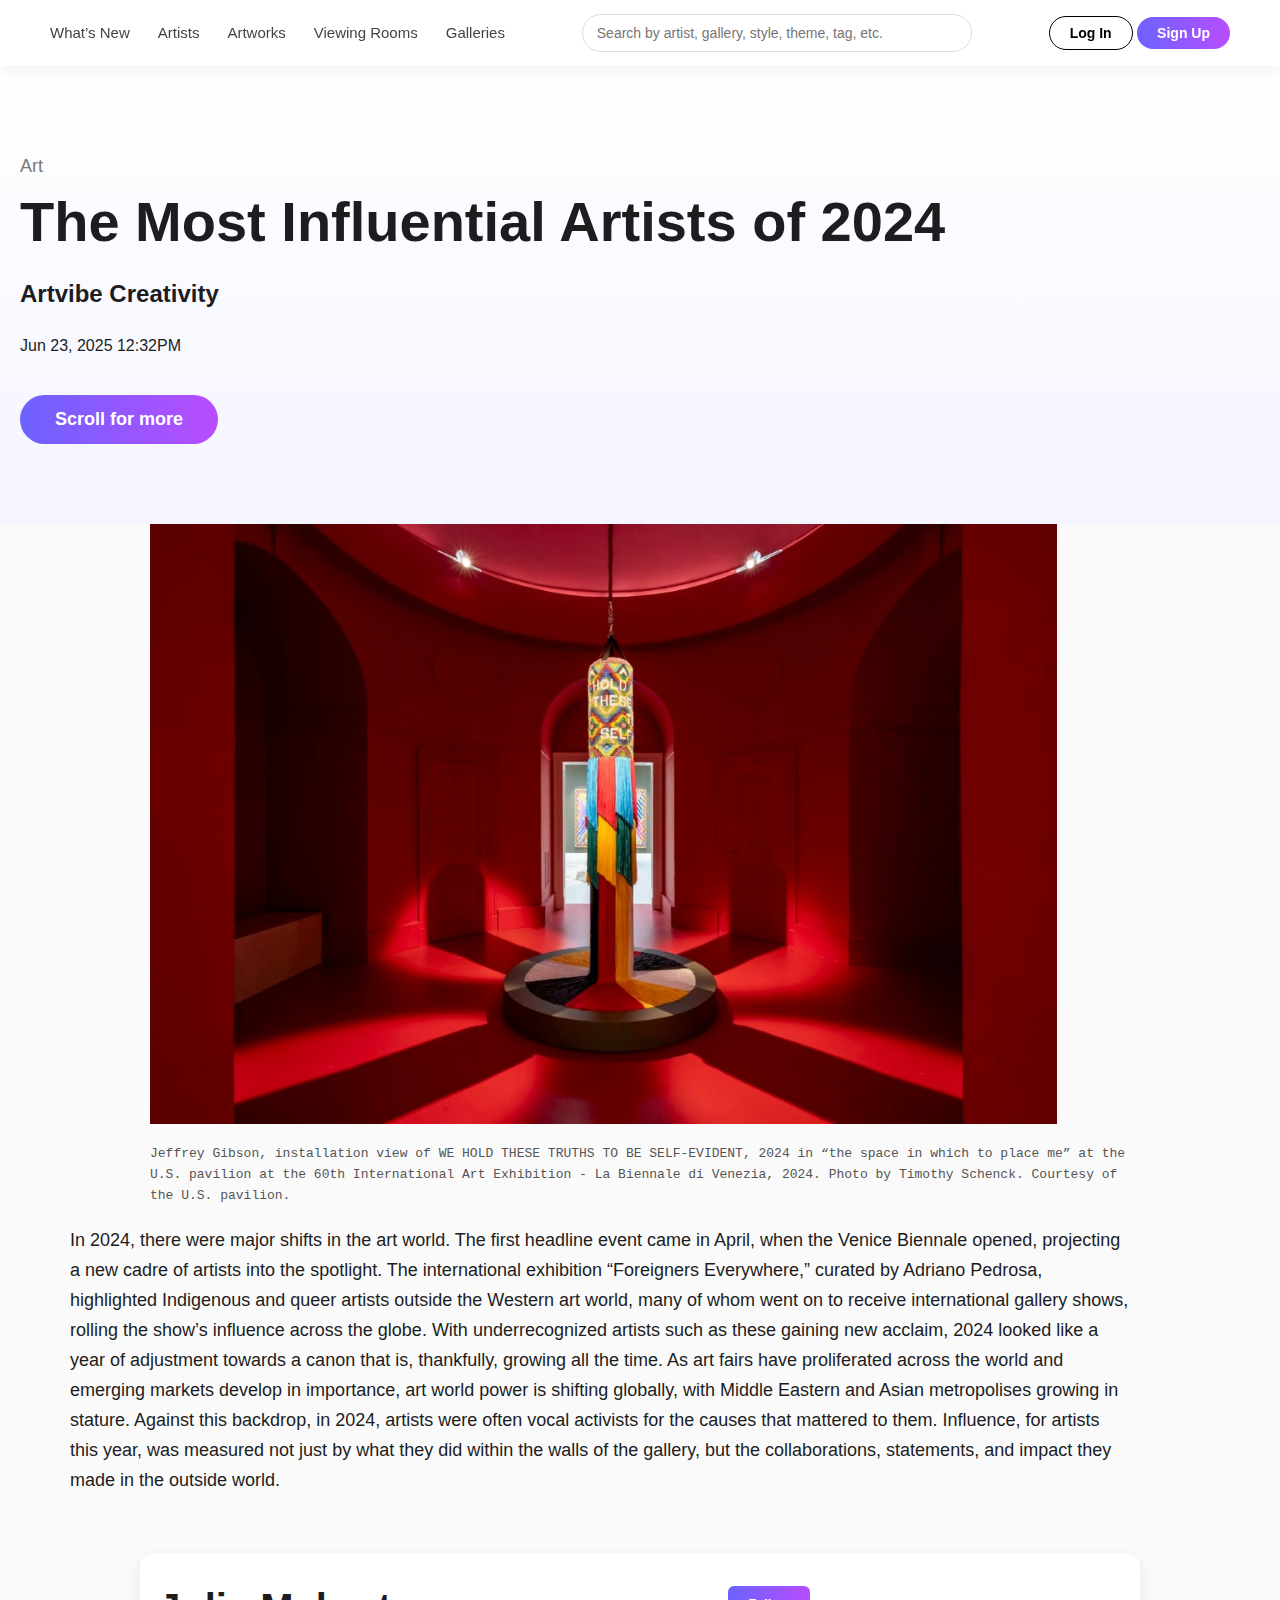
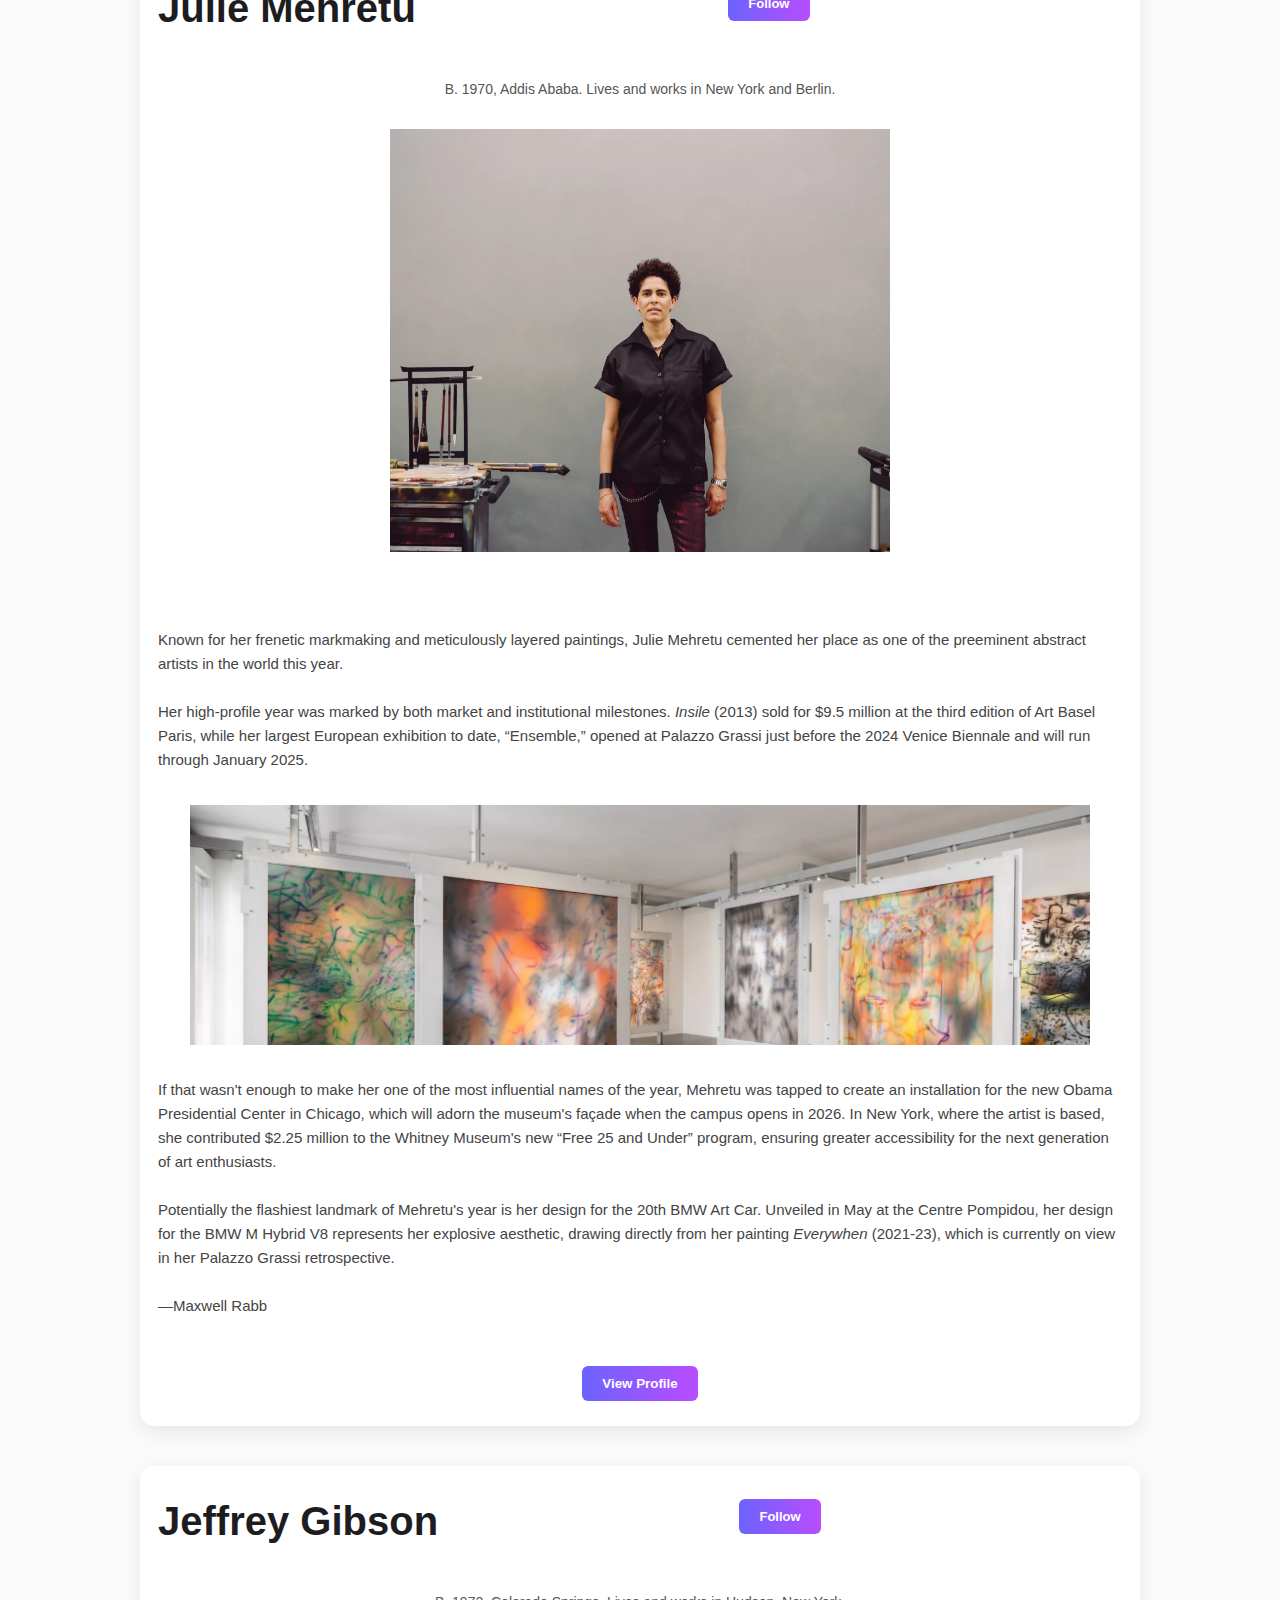
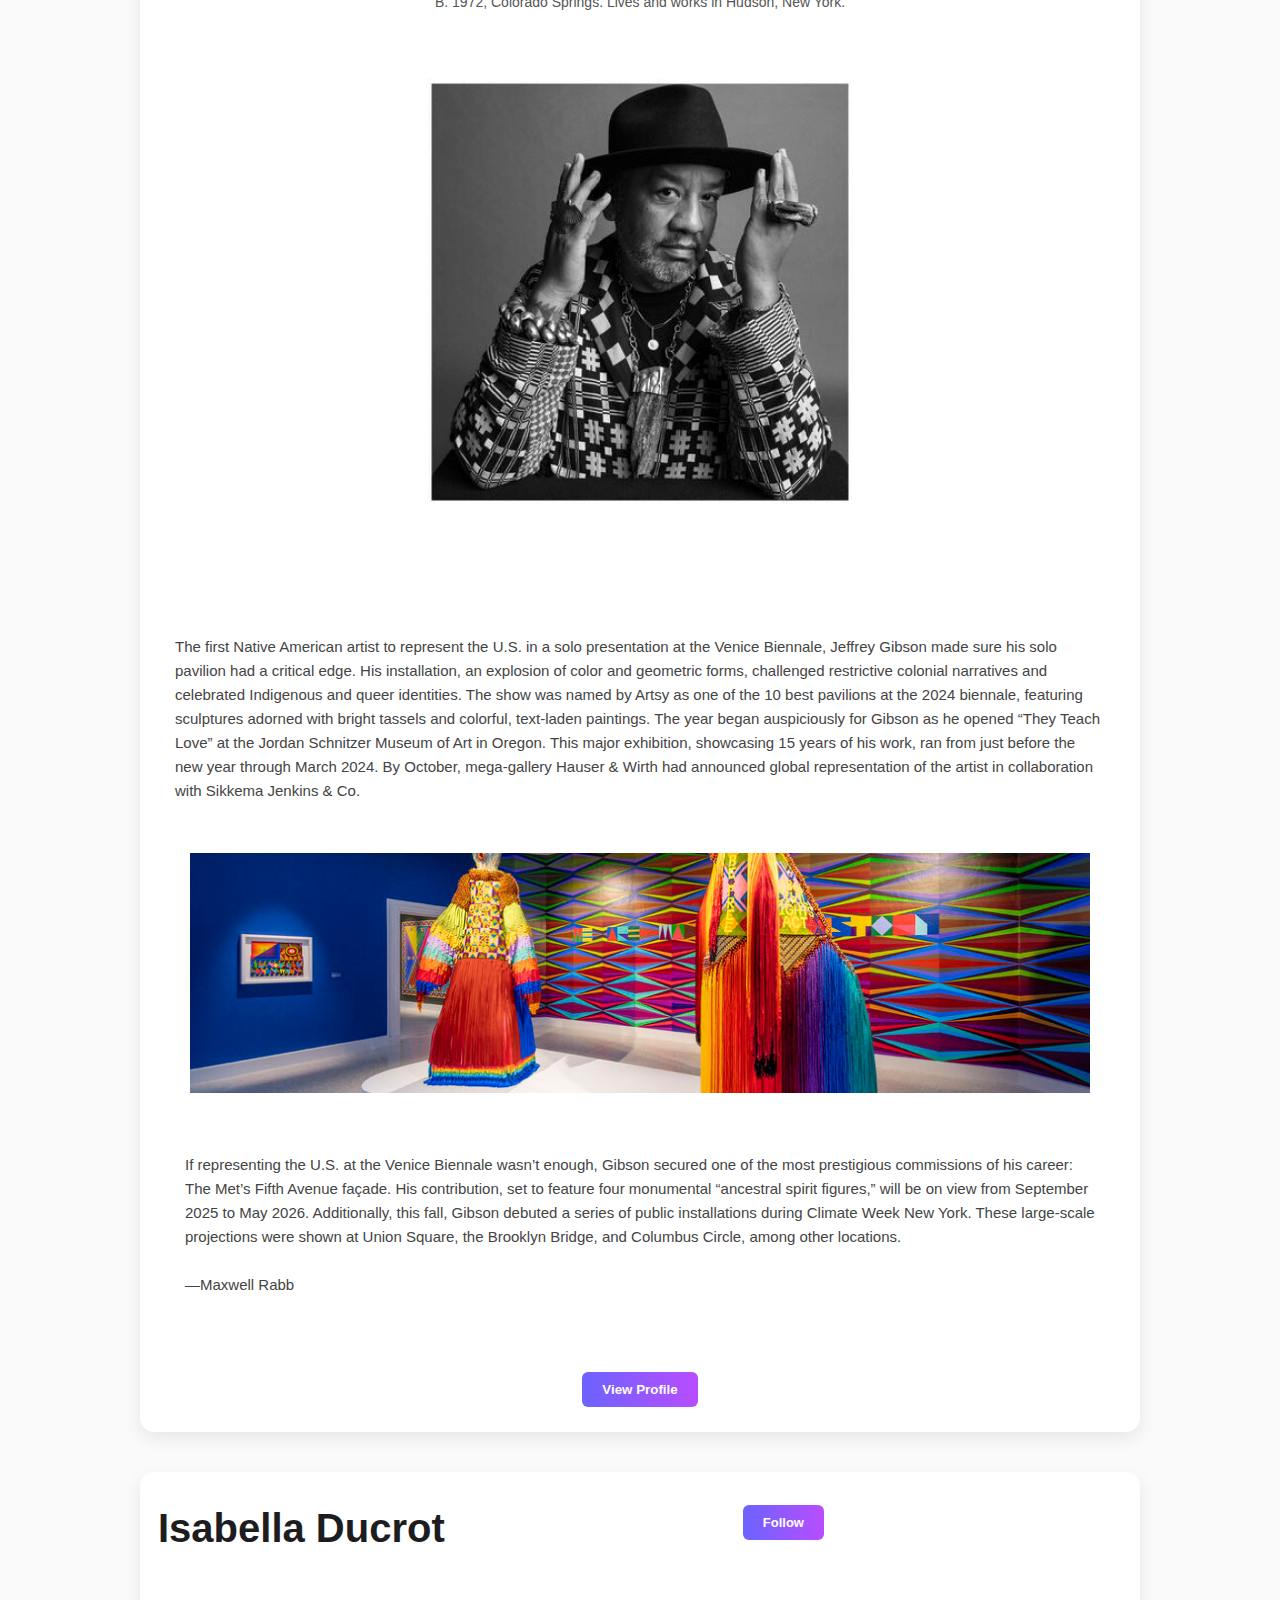
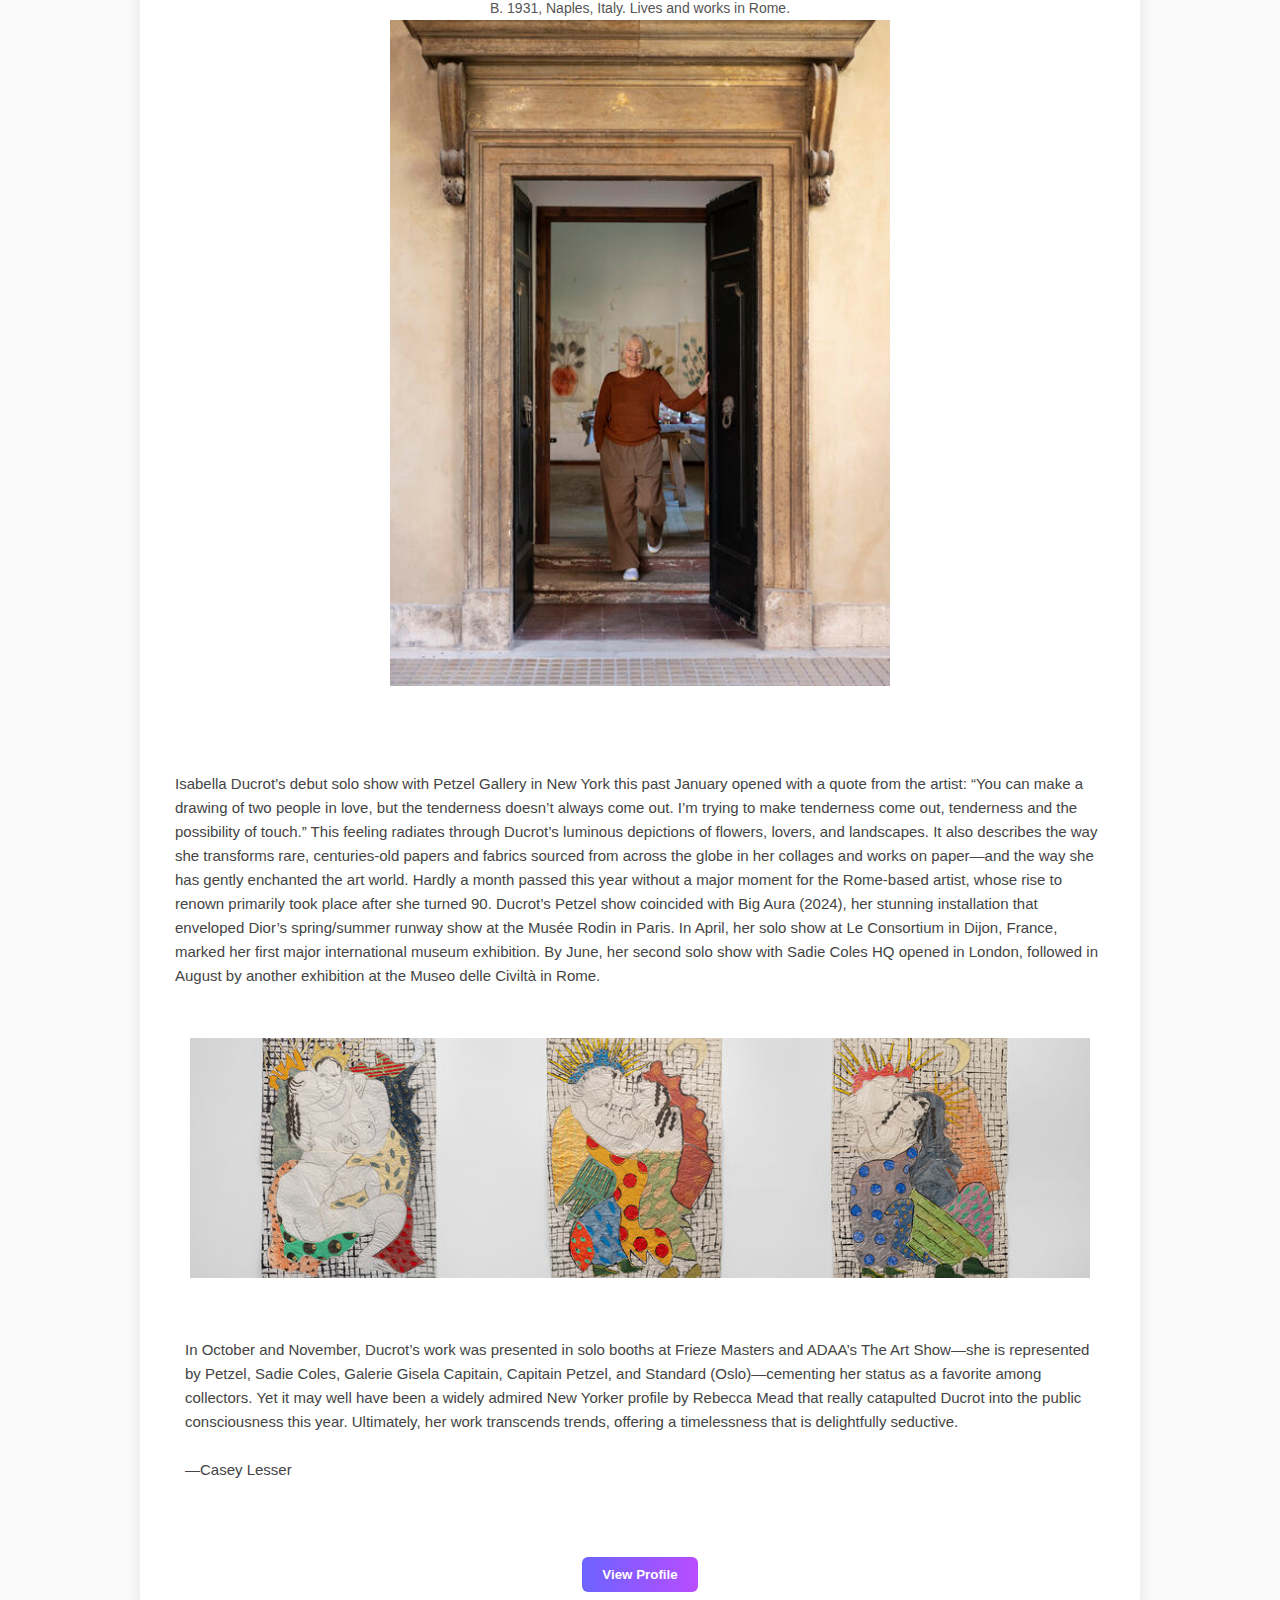
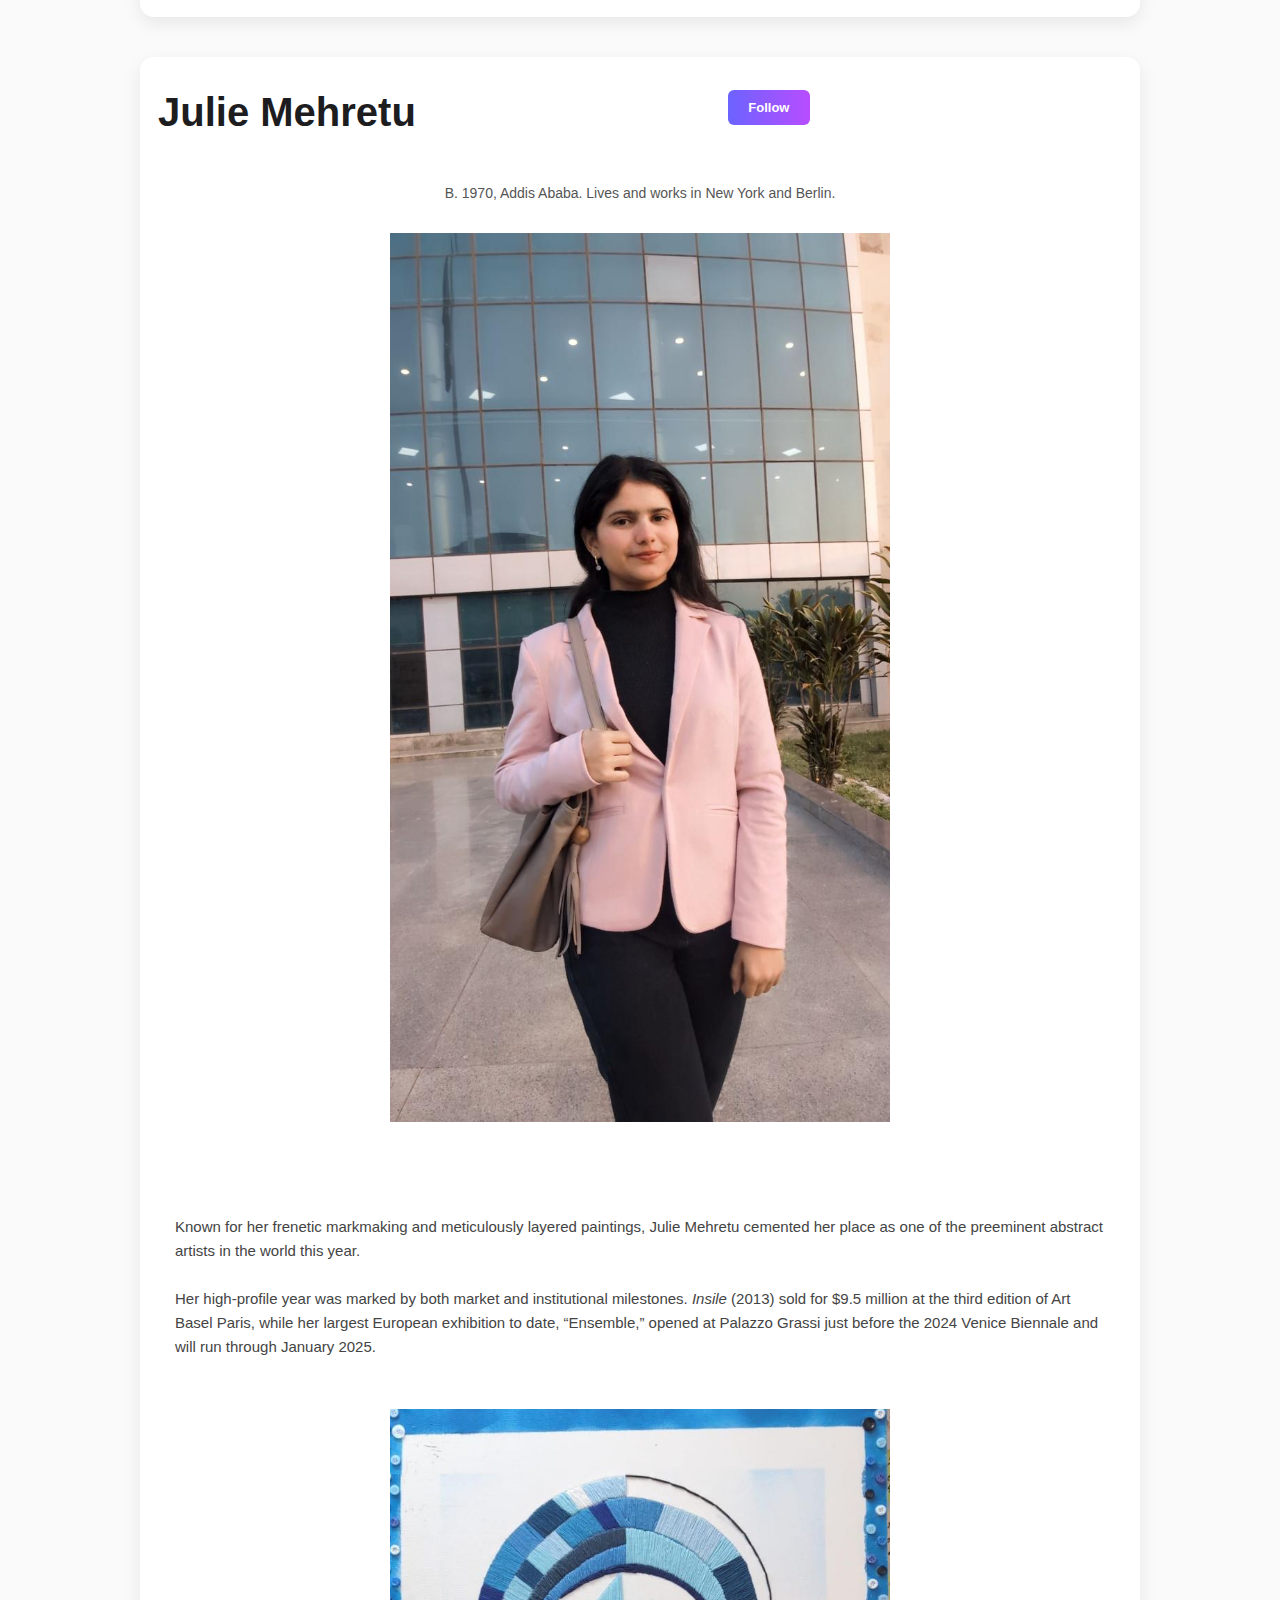
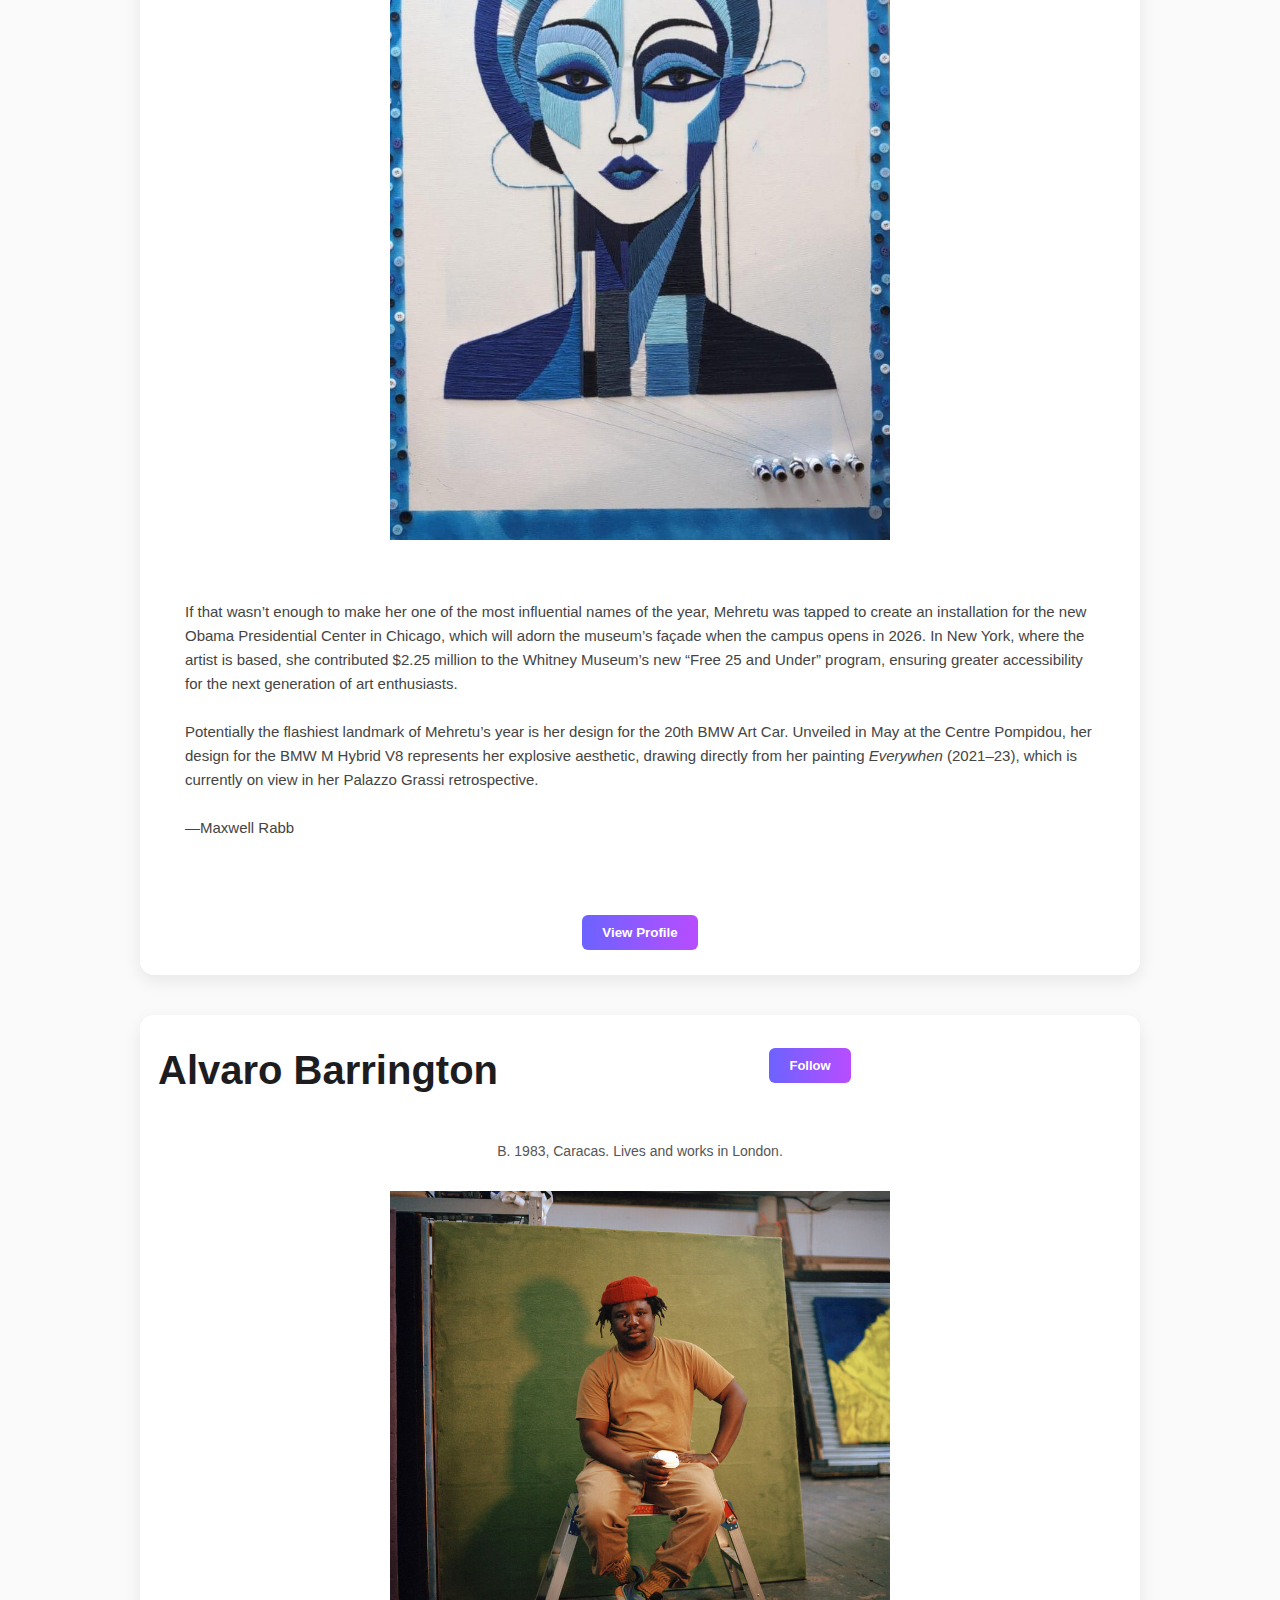
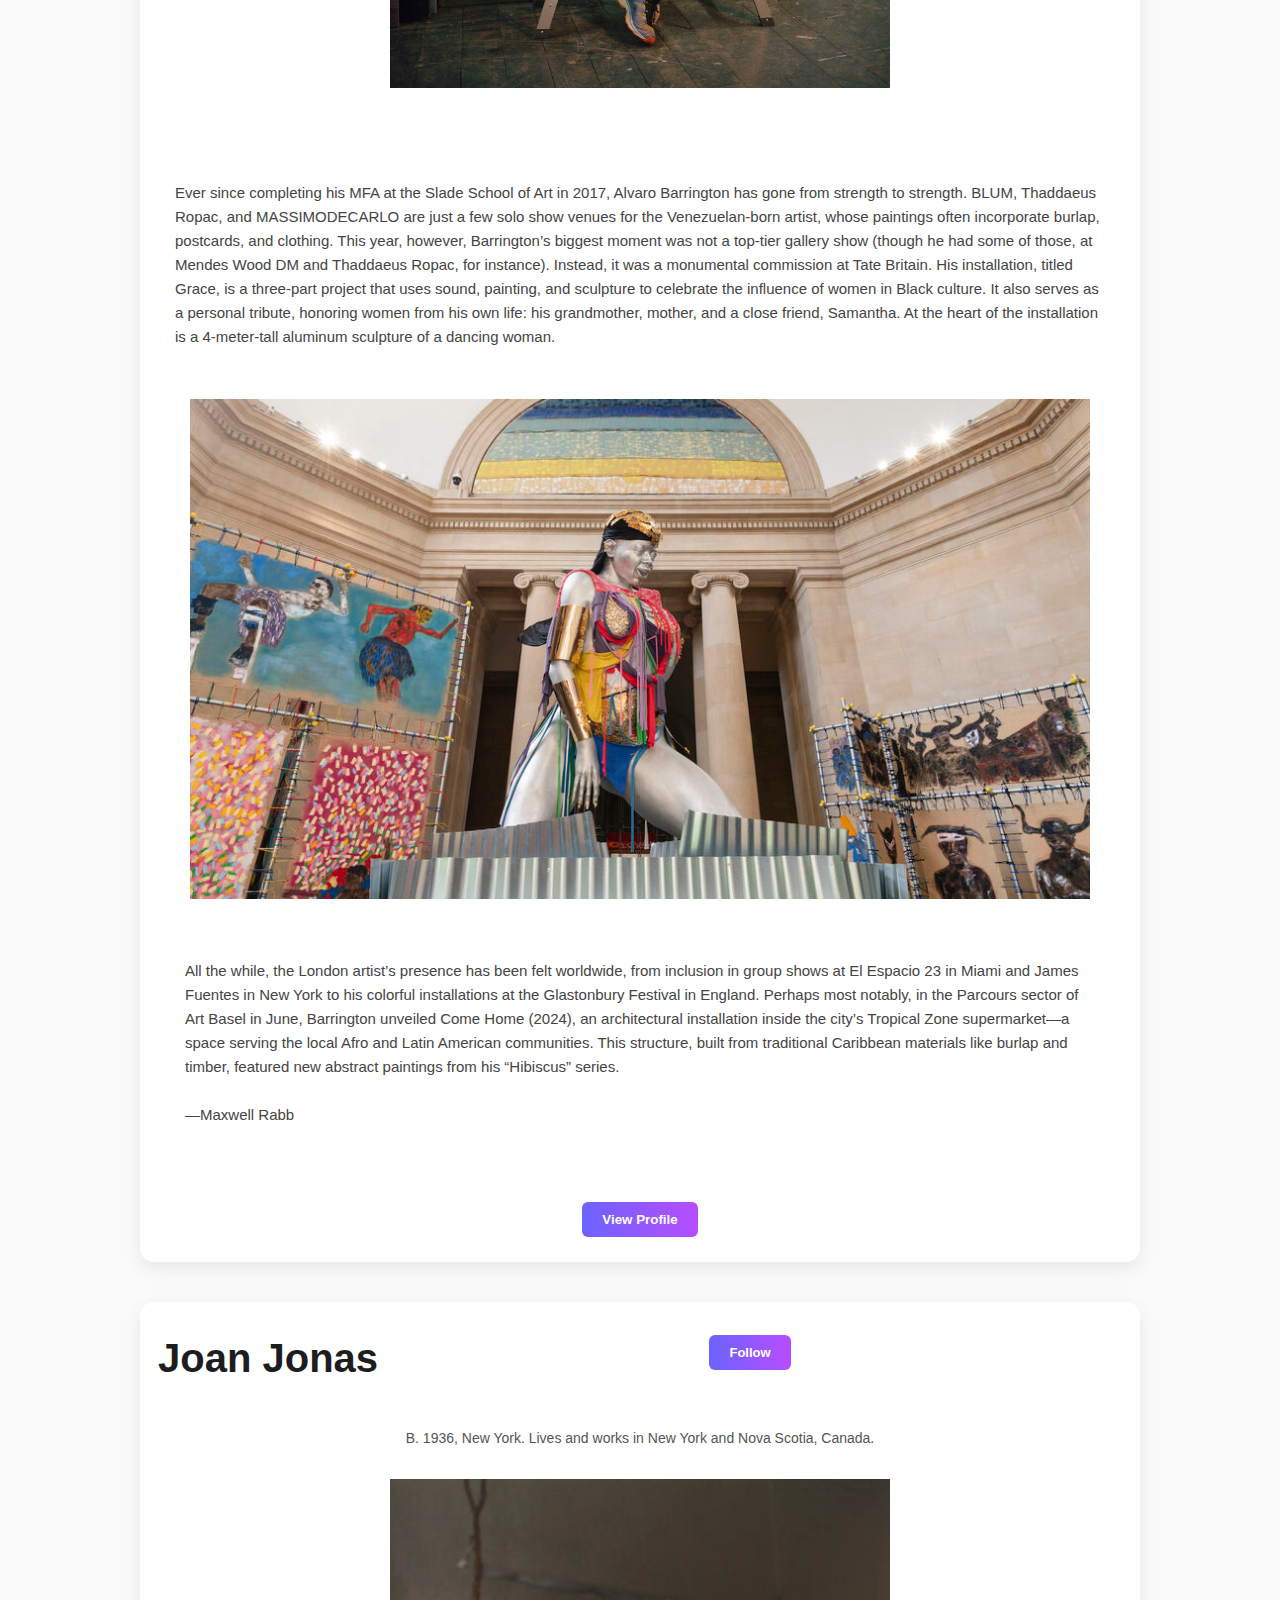
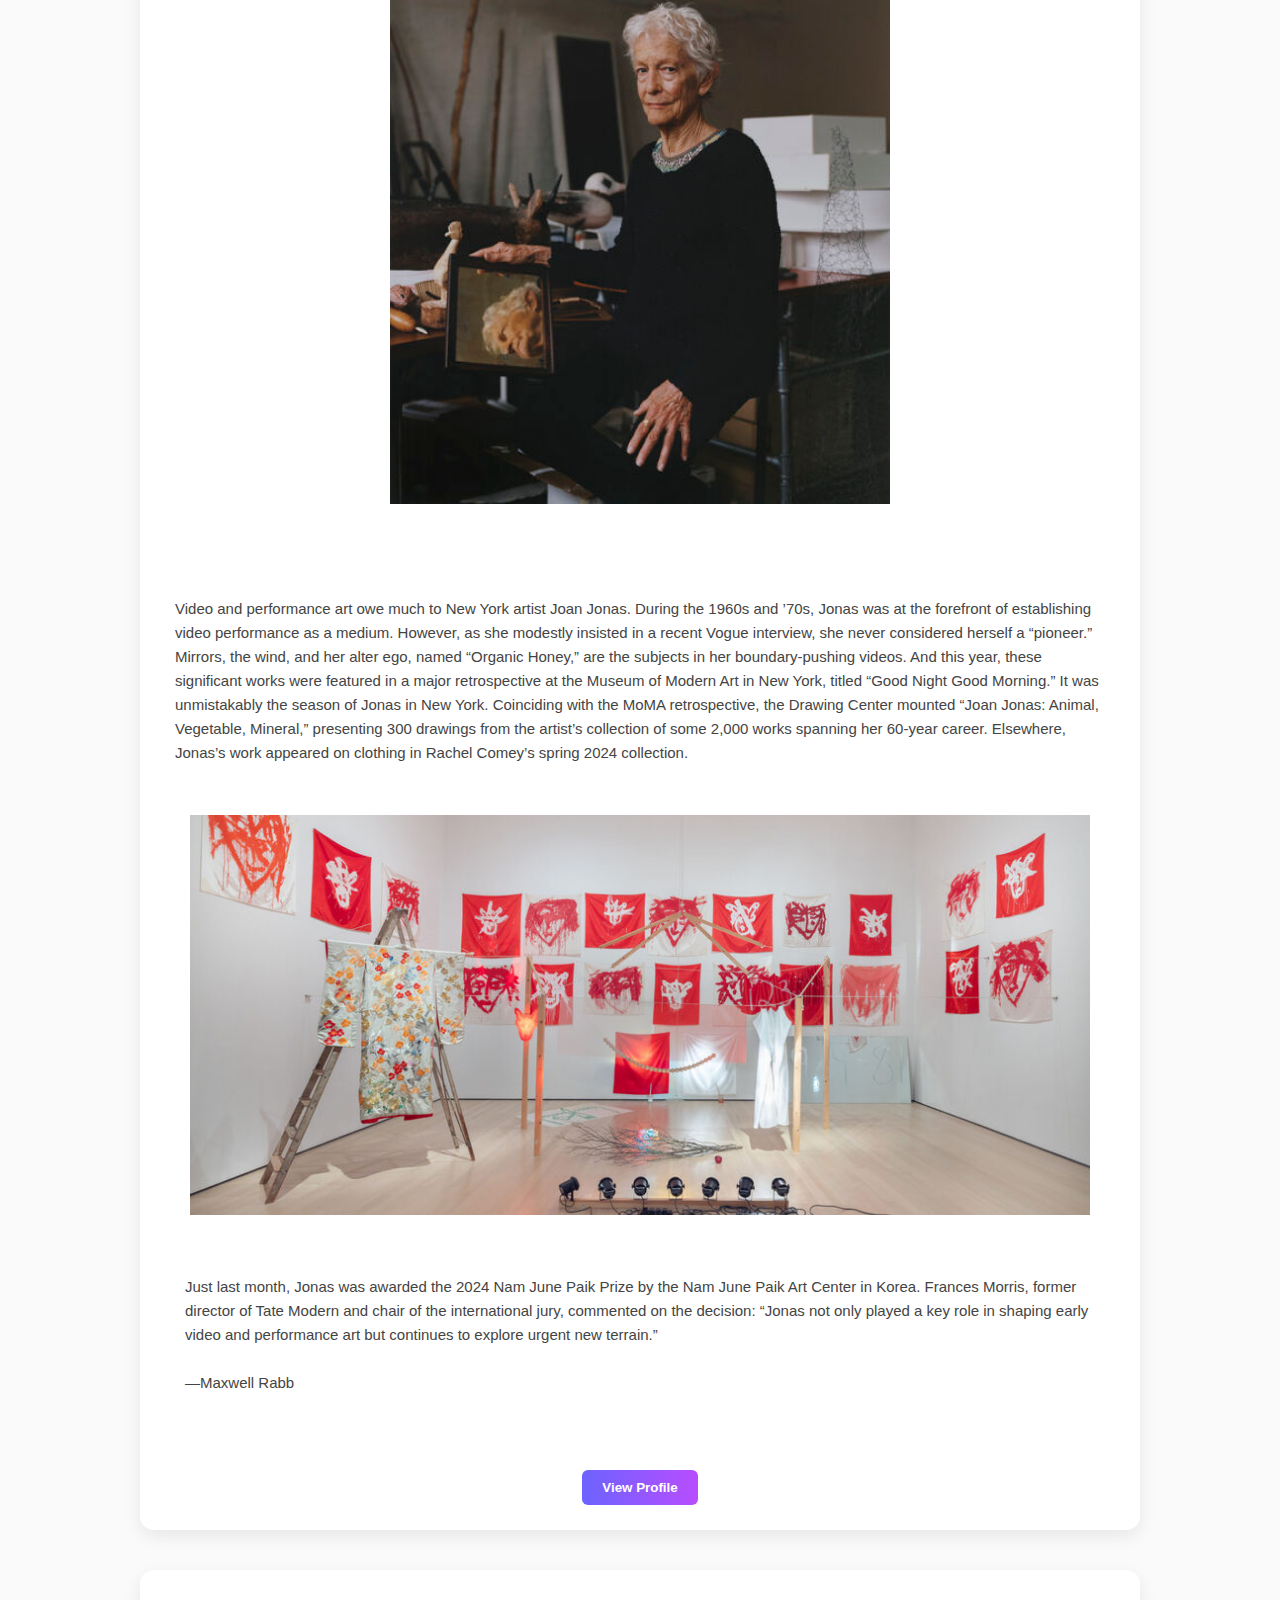
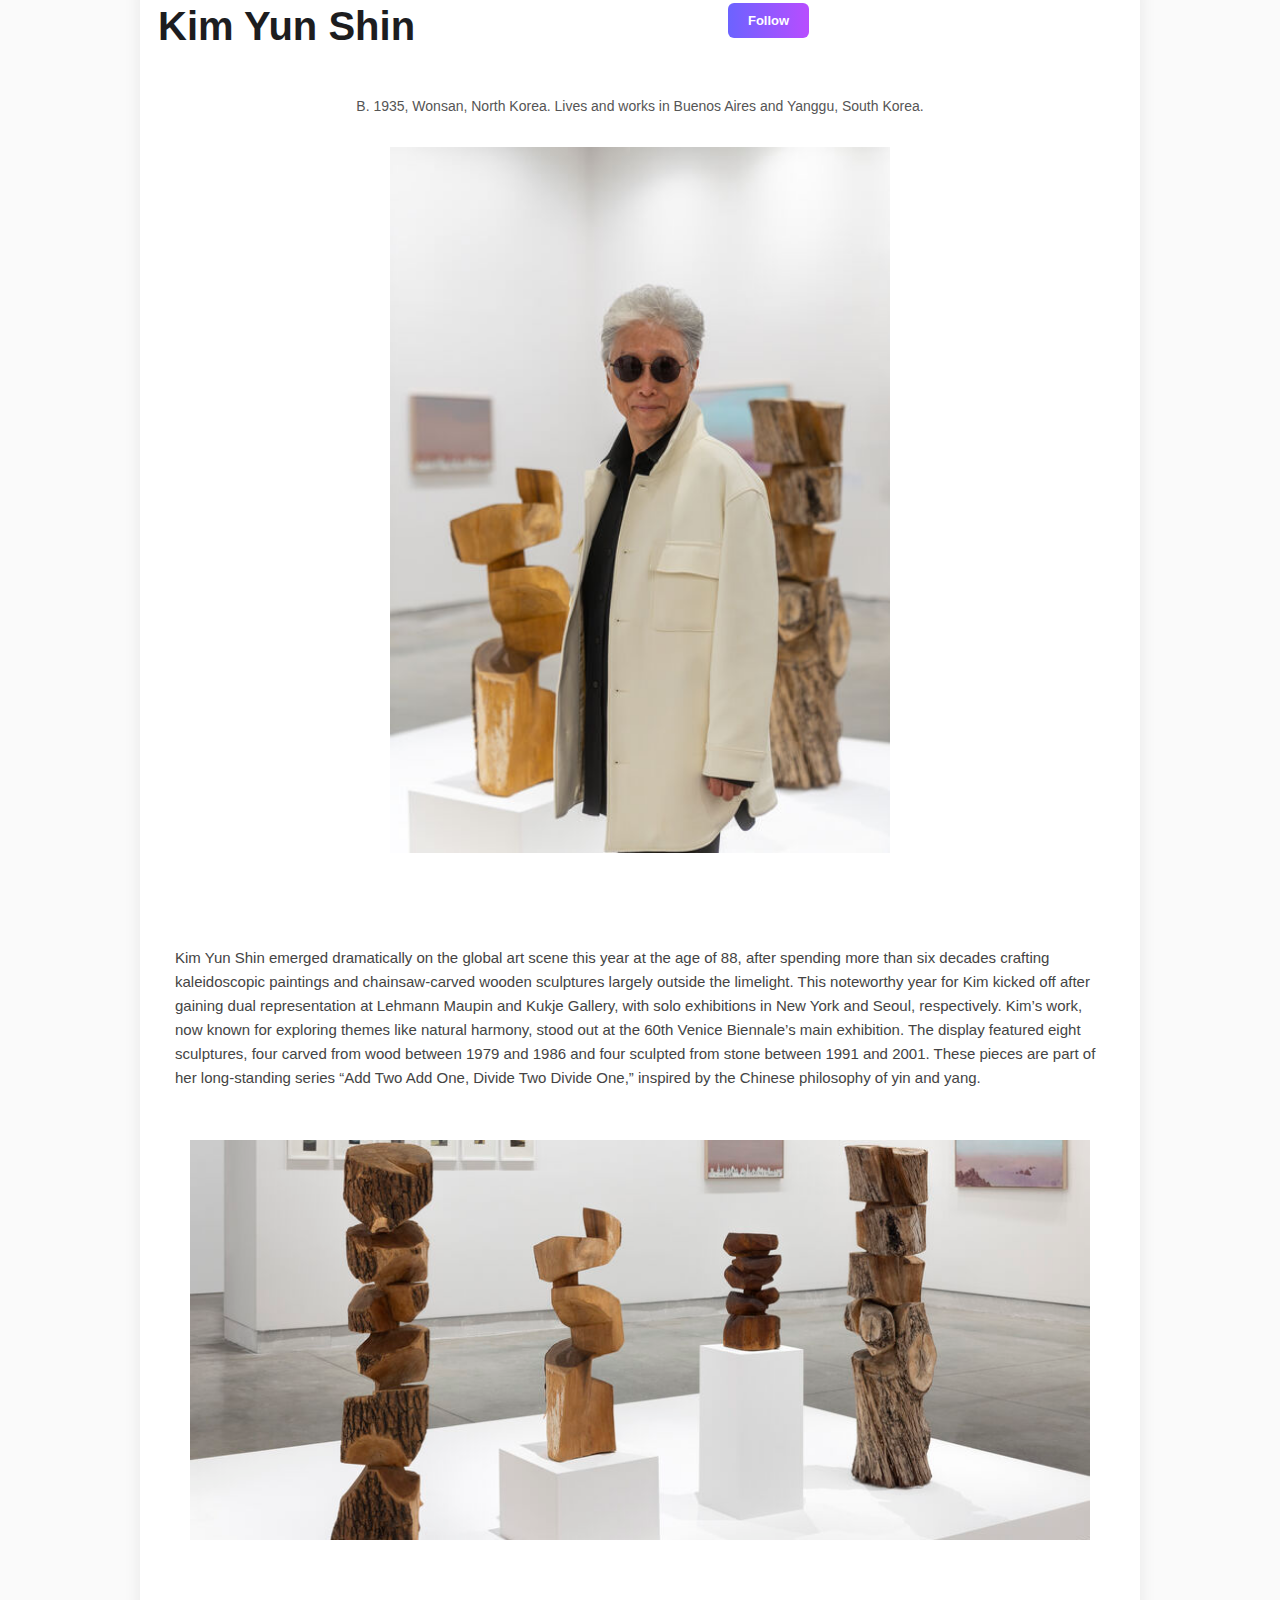
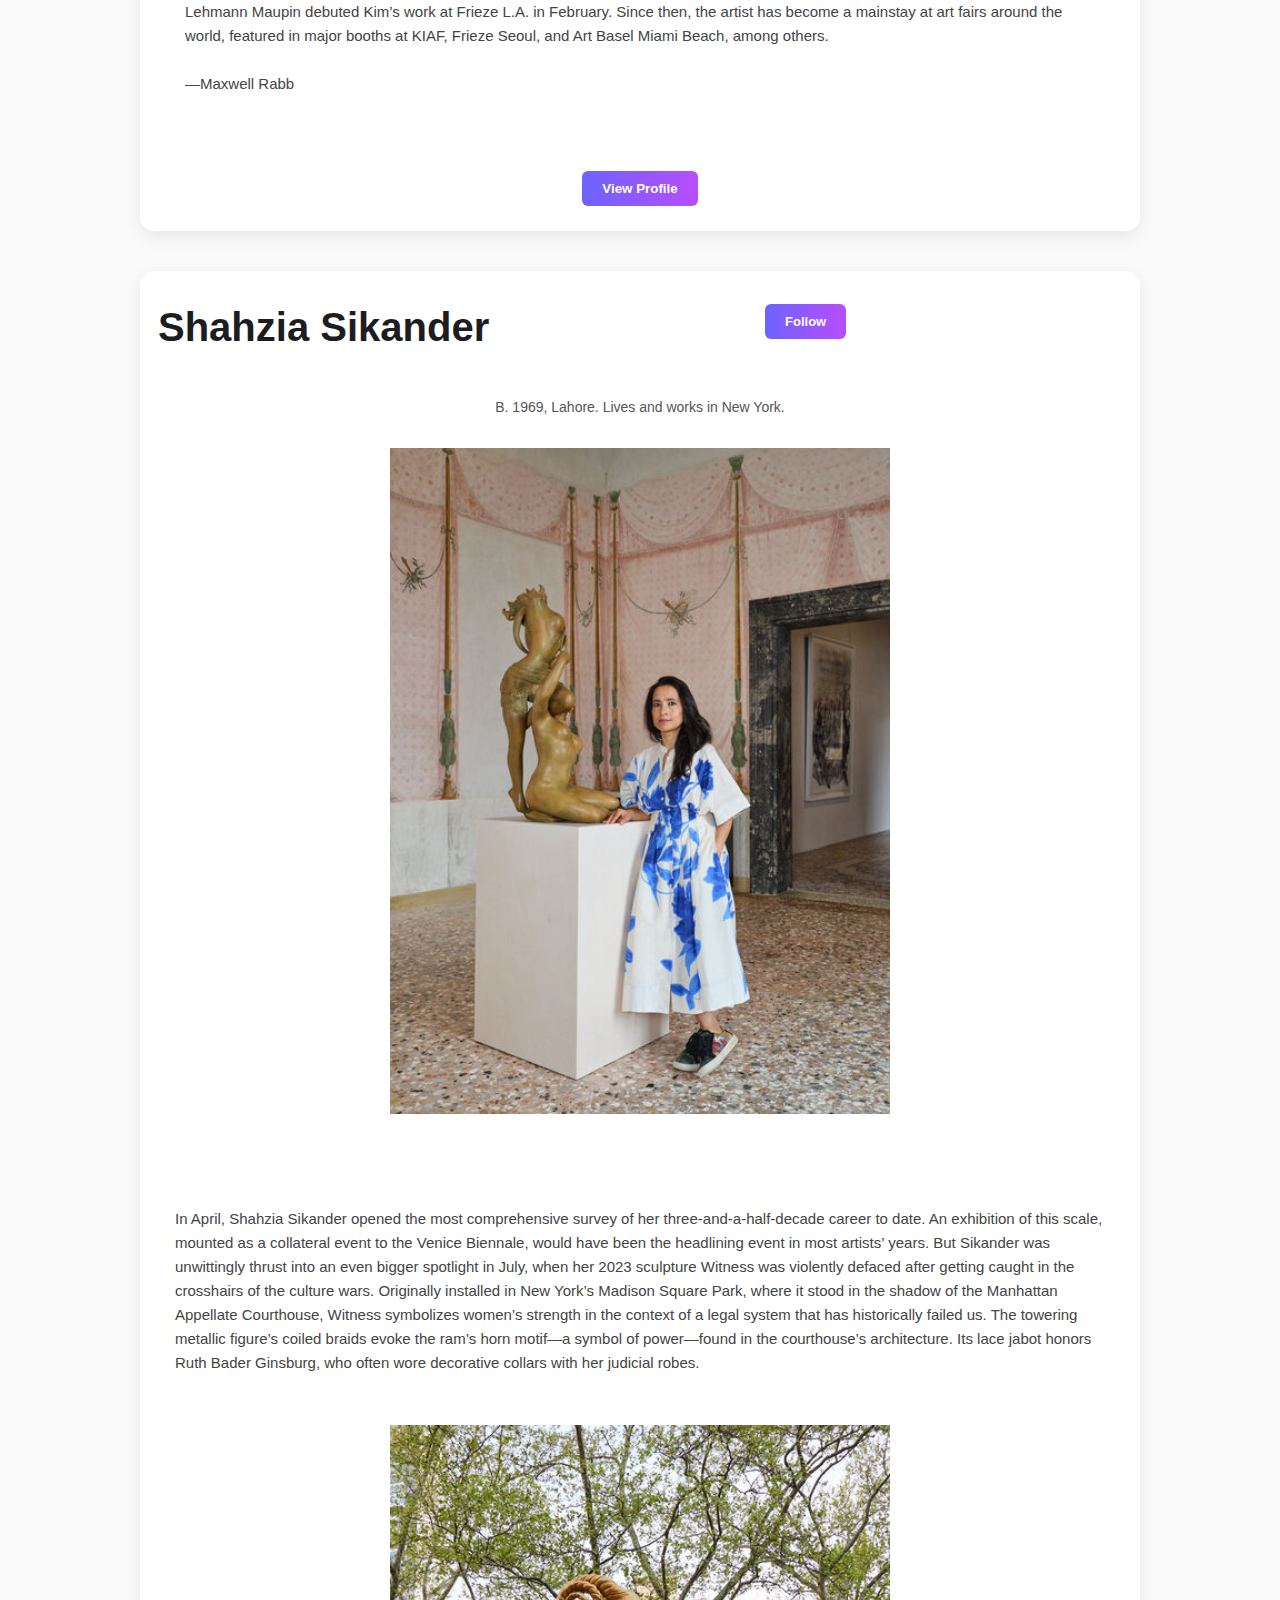
<file: index1.html>
<!DOCTYPE html>
<html lang="en">
<head>
  <meta charset="UTF-8">
  <meta name="viewport" content="width=device-width, initial-scale=1.0">
  <title>Modern Landing Page</title>
  <link rel="stylesheet" href="style1.css">
</head>
<body>
  <header>
   
    
    <nav>
      <a href="#">What’s New</a>
      <a href="#">Artists</a>
      <a href="#">Artworks</a>
      <a href="#">Viewing Rooms</a>
      <a href="#">Galleries</a>
    </nav>

    <div class="search-box">
      <input type="text" placeholder="Search by artist, gallery, style, theme, tag, etc.">
    </div>

    <div>
      <button class="btn btn-login">Log In</button>
      <button class="btn btn-signup">Sign Up</button>
    </div>
  </header>

  <section class="hero">
    <h1 class="art">Art</h1>
    <h1 class="heading">The Most Influential Artists of 2024</h1>
    <h2 class="heading">Artvibe Creativity</h2>
    <div class="link">
    <div class3="time"><p>Jun 23, 2025 12:32PM</p></div>
    <button class="btn btn-signup">Scroll for more</button>
  </section>

  <div class="Main"><img src="./asset/main pic.jpg" style="padding-left: 150px;height:600px; object-fit: cover; ">
                    <p>Jeffrey Gibson, installation view of WE HOLD THESE TRUTHS 
                      TO BE SELF-EVIDENT, 2024 in “the space in which to place me”
                       at the U.S. pavilion at the 60th International Art Exhibition - 
                       La Biennale di Venezia, 2024. Photo by Timothy Schenck. 
                       Courtesy of the U.S. pavilion.</p></div>
  <p class="main_para">In 2024, there were major shifts 
    in the art world. The first headline event came in 
    April, when the Venice Biennale opened, projecting a new cadre of
     artists into the spotlight. The international exhibition “Foreigners Everywhere,” 
     curated by Adriano Pedrosa, highlighted Indigenous and queer 
     artists outside the Western art world, many of whom went on to
      receive international gallery shows, 
    rolling the show’s influence across the globe. With underrecognized 
    artists such as these gaining new acclaim, 2024 looked like a year 
    of adjustment towards a canon that is, thankfully, growing all the time.


As art fairs have proliferated across the world and emerging markets 
develop in importance, art world power is shifting globally, with Middle
 Eastern and Asian metropolises growing in stature. Against this backdrop, 
 in 2024, artists were often vocal activists for the causes that mattered 
 to them. Influence, for artists this year, was measured not just by what 
 they did within the walls of the gallery, but the collaborations, statements, 
 and impact they made in the outside world. </p>

<!-- Artist cards -->
    <section class="artists">


<div class="artist-card">
  <div class="name">
    <h3>Julie Mehretu</h3>
    <button class="follow">Follow</button>
  </div>

  <p>B. 1970, Addis Ababa. Lives and works in New York and Berlin.</p>

  <img src="./asset/Artist_1.png" alt="Julie Mehretu portrait"  style="height: auto; width: 500px;>

   <p class= "pic_title">
    
  </p> 

  <p class="main_para">
   Known for her frenetic markmaking and meticulously layered paintings, 
    Julie Mehretu cemented her place as one of the preeminent abstract artists 
    in the world this year.
    <br><br>
    Her high-profile year was marked by both market and institutional milestones. 
    <em>Insile</em> (2013) sold for $9.5 million at the third edition of Art Basel Paris, 
    while her largest European exhibition to date, “Ensemble,” opened at Palazzo Grassi 
    just before the 2024 Venice Biennale and will run through January 2025.
  </p>

  <img src="./asset/Pic_1.png" alt="Artwork by Julie Mehretu">

  <p class="main_para">
    If that wasn't enough to make her one of the most influential names of the year, 
    Mehretu was tapped to create an installation for the new Obama Presidential Center 
    in Chicago, which will adorn the museum's façade when the campus opens in 2026. 
    In New York, where the artist is based, she contributed $2.25 million to the Whitney 
    Museum's new “Free 25 and Under” program, ensuring greater accessibility for the next 
    generation of art enthusiasts.
    <br><br>
    Potentially the flashiest landmark of Mehretu's year is her design for the 20th BMW Art Car. 
    Unveiled in May at the Centre Pompidou, her design for the BMW M Hybrid V8 represents her 
    explosive aesthetic, drawing directly from her painting <em>Everywhen</em> (2021-23), which 
    is currently on view in her Palazzo Grassi retrospective.
    <br><br>
    —Maxwell Rabb
  </p>

  <button>View Profile</button>
</div>


<!-- card 2 -->
<div class="artist-card">
  <div class="name">
    <h3>Jeffrey Gibson </h3>
    <button class="follow">Follow</button>
  </div>

  <p>
    B. 1972, Colorado Springs. Lives and works in Hudson, New York.
  </p>

  <img src="./asset/artist2.jpeg"  style="height: auto; width: 500px;>

  <p class="pic_title" style="color: #555; font-style: italic;">
   
  </p>

  <p class="main_para" style="padding: 35px;">
    The first Native American artist to represent the U.S. in a solo presentation at the Venice Biennale,
     Jeffrey Gibson made sure his solo pavilion had a critical edge. His installation, an explosion of color
      and geometric forms, challenged restrictive colonial narratives and celebrated Indigenous and queer identities.
       The show was named by Artsy as one of the 10 best pavilions at the 2024 biennale, featuring sculptures 
       adorned with bright tassels and colorful, text-laden paintings.

The year began auspiciously for Gibson as he opened “They Teach Love” at the Jordan Schnitzer Museum of
 Art in Oregon. This major exhibition, showcasing 15 years of his work, ran from just before the new year 
 through March 2024. By October, mega-gallery Hauser & Wirth had announced global representation of the artist 
 in collaboration with Sikkema Jenkins & Co. 
  </p>

  <img src="./asset/art2.jpeg" >

  <p class="main_para" style="padding: 45px;">
    If representing the U.S. at the Venice Biennale wasn’t enough, Gibson secured one of the most prestigious 
    commissions of his career: The Met’s Fifth Avenue façade. His contribution, set to feature four monumental 
    “ancestral spirit figures,” will be on view from September 2025 to May 2026. Additionally, this fall,
     Gibson debuted a series of public installations during Climate Week New York. These large-scale projections 
     were shown at Union Square, the Brooklyn Bridge, and Columbus Circle, among other locations.

    <br><br>
    —Maxwell Rabb
  </p>

  <button>View Profile</button>
</div>
<!-- card 2 end -->


<!-- card 3-->
<div class="artist-card">
  <div class="name">
    <h3>Isabella Ducrot</h3>
    <button class="follow">Follow</button>
  </div>

  <p>
   B. 1931, Naples, Italy. Lives and works in Rome.<br>

  <img src="./asset/artist3.jpeg"  style="height: auto; width: 500px;>

  <p class="pic_title" style="color: #555; font-style: italic;">
   
  </p>

  <p class="main_para" style="padding: 35px;">
   Isabella Ducrot’s debut solo show with Petzel Gallery in New York this past January opened with a quote
    from the artist: “You can make a drawing of two people in love, but the tenderness doesn’t always come out.
    I’m trying to make tenderness come out, tenderness and the possibility of touch.” This feeling radiates through
     Ducrot’s luminous depictions of flowers, lovers, and landscapes. It also describes the way she transforms rare, 
     centuries-old papers and fabrics sourced from across the globe in her collages and works on paper—and the way
      she has gently enchanted the art world.
      Hardly a month passed this year without a major moment for the Rome-based artist, whose rise to renown 
      primarily took place after she turned 90. Ducrot’s Petzel show coincided with Big Aura (2024), 
      her stunning installation that enveloped Dior’s spring/summer runway show at the Musée Rodin in Paris. 
      In April, her solo show at Le Consortium in Dijon, France, marked her first major international museum 
      exhibition. By June, her second solo show with Sadie Coles HQ opened in London, followed in August by
       another exhibition at the Museo delle Civiltà in Rome.
  </p>

  <img src="./asset/art3.jpeg" >

  <p class="main_para" style="padding: 45px;">
    In October and November, Ducrot’s work was presented in solo booths at Frieze Masters and ADAA’s The Art Show—she is represented by Petzel, Sadie Coles, Galerie Gisela Capitain, Capitain Petzel, and Standard (Oslo)—cementing her status as a favorite among collectors. Yet it may well have been a widely admired New Yorker profile by Rebecca Mead that really catapulted Ducrot into the public consciousness this year. Ultimately, her work transcends trends, offering a timelessness that is delightfully seductive.
<br> <br>
—Casey Lesser
  </p>

  <button>View Profile</button>
</div>
<!-- card 3 end -->



<!-- card 4 -->
<div class="artist-card">
  <div class="name">
    <h3>Julie Mehretu</h3>
    <button class="follow">Follow</button>
  </div>

  <p>
    B. 1970, Addis Ababa. Lives and works in New York and Berlin.
  </p>
<!-- 
  <img src="./asset/artist4.jpeg" style="height: 1000px; width: 500px; object-fit: cover;"> -->
   <img src="./asset/artist4.jpeg"  style="height: auto; width: 500px;>
 

  <p class="pic_title" style="color: #555; font-style: italic;">
   
  </p>

  <p class="main_para" style="padding: 35px;">
    Known for her frenetic markmaking and meticulously layered paintings, 
    Julie Mehretu cemented her place as one of the preeminent abstract artists 
    in the world this year.
    <br><br>
    Her high-profile year was marked by both market and institutional milestones. 
    <em>Insile</em> (2013) sold for $9.5 million at the third edition of Art Basel Paris, 
    while her largest European exhibition to date, “Ensemble,” opened at Palazzo Grassi 
    just before the 2024 Venice Biennale and will run through January 2025.
  </p>

  <img src="./asset/art4.jpeg" style="height: auto; width: 500px;">
<!-- <img src="./asset/art4.jpeg"> -->
  <p class="main_para" style="padding: 45px;">
    If that wasn’t enough to make her one of the most influential names of the year, 
    Mehretu was tapped to create an installation for the new Obama Presidential Center 
    in Chicago, which will adorn the museum’s façade when the campus opens in 2026. 
    In New York, where the artist is based, she contributed $2.25 million to the 
    Whitney Museum’s new “Free 25 and Under” program, ensuring greater accessibility 
    for the next generation of art enthusiasts.
    <br><br>
    Potentially the flashiest landmark of Mehretu’s year is her design for the 20th BMW Art Car. 
    Unveiled in May at the Centre Pompidou, her design for the BMW M Hybrid V8 represents her 
    explosive aesthetic, drawing directly from her painting <em>Everywhen</em> (2021–23), which 
    is currently on view in her Palazzo Grassi retrospective.
    <br><br>
    —Maxwell Rabb
  </p>

  <button>View Profile</button>
</div>
<!-- card 4 end -->





<!-- card 5 -->
<div class="artist-card">
  <div class="name">
    <h3>Alvaro Barrington</h3>
    <button class="follow">Follow</button>
  </div>

  <p>
   B. 1983, Caracas. Lives and works in London.
  </p>

  <img src="./asset/artist5.jpeg" style="height: auto; width: 500px;>

  <p class="pic_title" style="color: #555; font-style: italic;">
    
  </p>

  <p class="main_para" style="padding: 35px;">
  Ever since completing his MFA at the Slade School of Art in 2017, Alvaro Barrington has gone from strength to strength. BLUM, Thaddaeus Ropac, and MASSIMODECARLO are just a few solo show venues for the Venezuelan-born artist, whose paintings often incorporate burlap, postcards, and clothing.

This year, however, Barrington’s biggest moment was not a top-tier gallery show (though he had some of those, at Mendes Wood DM and Thaddaeus Ropac, for instance). Instead, it was a monumental commission at Tate Britain. His installation, titled Grace, is a three-part project that uses sound, painting, and sculpture to celebrate the influence of women in Black culture. It also serves as a personal tribute, honoring women from his own life: his grandmother, mother, and a close friend, Samantha. At the heart of the installation is a 4-meter-tall aluminum sculpture of a dancing woman.
  </p>

  <img src="./asset/art5.jpeg" style="height: 500px;">

  <p class="main_para" style="padding: 45px;">
   All the while, the London artist’s presence has been felt worldwide, from inclusion in group shows at El Espacio 23 in Miami and James Fuentes in New York to his colorful installations at the Glastonbury Festival in England. Perhaps most notably, in the Parcours sector of Art Basel in June, Barrington unveiled Come Home (2024), an architectural installation inside the city’s Tropical Zone supermarket—a space serving the local Afro and Latin American communities. This structure, built from traditional Caribbean materials like burlap and timber, featured new abstract paintings from his “Hibiscus” series.

    <br><br>
    —Maxwell Rabb
  </p>

  <button>View Profile</button>
</div>
<!-- card 5 end -->


<!-- card 6 -->
<div class="artist-card">
  <div class="name">
    <h3>Joan Jonas</h3>
    <button class="follow">Follow</button>
  </div>

  <p>
    B. 1936, New York. Lives and works in New York and Nova Scotia, Canada.
  </p>

  <img src="./asset/artist6.jpeg" style="height: auto; width: 500px;>

  <p class="pic_title" style="color: #555; font-style: italic;">
   
  </p>

  <p class="main_para" style="padding: 35px;">
   Video and performance art owe much to New York artist Joan Jonas. During the 1960s and ’70s, Jonas was at the forefront of establishing video performance as a medium. However, as she modestly insisted in a recent Vogue interview, she never considered herself a “pioneer.” Mirrors, the wind, and her alter ego, named “Organic Honey,” are the subjects in her boundary-pushing videos. And this year, these significant works were featured in a major retrospective at the Museum of Modern Art in New York, titled “Good Night Good Morning.”

It was unmistakably the season of Jonas in New York. Coinciding with the MoMA retrospective, the Drawing Center mounted “Joan Jonas: Animal, Vegetable, Mineral,” presenting 300 drawings from the artist’s collection of some 2,000 works spanning her 60-year career. Elsewhere, Jonas’s work appeared on clothing in Rachel Comey’s spring 2024 collection.
  </p>

  <img src="./asset/art6.jpeg" style="height: 400px;">

  <p class="main_para" style="padding: 45px;">
 Just last month, Jonas was awarded the 2024 Nam June Paik Prize by the Nam June Paik Art Center in Korea. Frances Morris, former director of Tate Modern and chair of the international jury, commented on the decision: “Jonas not only played a key role in shaping early video and performance art but continues to explore urgent new terrain.”
    <br><br>
    —Maxwell Rabb
  </p>

  <button>View Profile</button>
</div>
<!-- card 6 end -->



<!-- card 7 -->
<div class="artist-card">
  <div class="name">
    <h3>Kim Yun Shin</h3>
    <button class="follow">Follow</button>
  </div>

  <p>B. 1935, Wonsan, North Korea. Lives and works in Buenos Aires and Yanggu, South Korea. 
  </p>

  <img src="./asset/artist7.jpeg" style="height: auto; width: 500px;>

  <p class="pic_title" style="color: #555; font-style: italic;">
   
  </p>

  <p class="main_para" style="padding: 35px;">
   Kim Yun Shin emerged dramatically on the global art scene this year at the age of 88, after spending more than six decades crafting kaleidoscopic paintings and chainsaw-carved wooden sculptures largely outside the limelight. This noteworthy year for Kim kicked off after gaining dual representation at Lehmann Maupin and Kukje Gallery, with solo exhibitions in New York and Seoul, respectively.

Kim’s work, now known for exploring themes like natural harmony, stood out at the 60th Venice Biennale’s main exhibition. The display featured eight sculptures, four carved from wood between 1979 and 1986 and four sculpted from stone between 1991 and 2001. These pieces are part of her long-standing series “Add Two Add One, Divide Two Divide One,” inspired by the Chinese philosophy of yin and yang.
  </p>

  <img src="./asset/art7.jpeg" style="height: 400px;">

  <p class="main_para" style="padding: 45px;">
   Lehmann Maupin debuted Kim’s work at Frieze L.A. in February. Since then, the artist has become a mainstay at art fairs around the world, featured in major booths at KIAF, Frieze Seoul, and Art Basel Miami Beach, among others. 
    <br><br>
    —Maxwell Rabb
  </p>

  <button>View Profile</button>
</div>
<!-- card 7 end -->


<!-- card 8 -->
<div class="artist-card">
  <div class="name">
    <h3>Shahzia Sikander</h3>
    <button class="follow">Follow</button>
  </div>

  <p>
    B. 1969, Lahore. Lives and works in New York.
  </p>

  <img src="./asset/artist8.jpeg" style="height: auto; width: 500px;>

  <p class="pic_title">
   
  </p>

  <p class="main_para" style="padding: 35px;">
    In April, Shahzia Sikander opened the most comprehensive survey of her three-and-a-half-decade career to date. An exhibition of this scale, mounted as a collateral event to the Venice Biennale, would have been the headlining event in most artists’ years. But Sikander was unwittingly thrust into an even bigger spotlight in July, when her 2023 sculpture Witness was violently defaced after getting caught in the crosshairs of the culture wars.

Originally installed in New York’s Madison Square Park, where it stood in the shadow of the Manhattan Appellate Courthouse, Witness symbolizes women’s strength in the context of a legal system that has historically failed us. The towering metallic figure’s coiled braids evoke the ram’s horn motif—a symbol of power—found in the courthouse’s architecture. Its lace jabot honors Ruth Bader Ginsburg, who often wore decorative collars with her judicial robes. 
  </p>

  <img src="./asset/art8.jpeg" style="height: auto; width: 500px;">

  <p class="main_para" style="padding: 45px;">
   The invocation of Ginsburg, and references to the overturning of Roe v. Wade in an artist’s statement that accompanied the installation, caught the attention of conservative media and anti-choice advocates, who interpreted the work as pro-abortion and “satanic.” There were protests when it was installed in University of Houston earlier this year; a vandal, presumed to be ideologically motivated, ultimately decapitated the sculpture with a hammer.

Rather than repair it, Sikander allowed the figure to remain headless—a gesture that underscored the work’s feminist message by laying bare the violence that is inflicted upon women who attempt to assert their own agency. The episode was a salient reminder of art’s power to stir emotions and inspire debate—and of the uncanny ways in which life and art mirror one another.
<br><br>
—Olivia Horn
  </p>

  <button>View Profile</button>
</div>
<!-- card 8 end -->



    </section>

  <footer>
    © 2025 MyBrand. All rights reserved.
  </footer>
   
<script>
  // Follow button toggle
  document.querySelectorAll('.follow').forEach(btn => {
    btn.addEventListener('click', () => {
      btn.classList.toggle('following');
      if (btn.classList.contains('following')) {
        btn.textContent = "Following ✓";
      } else {
        btn.textContent = "Follow";
      }
    });
  });
</script>
</body>
</html>
</file>
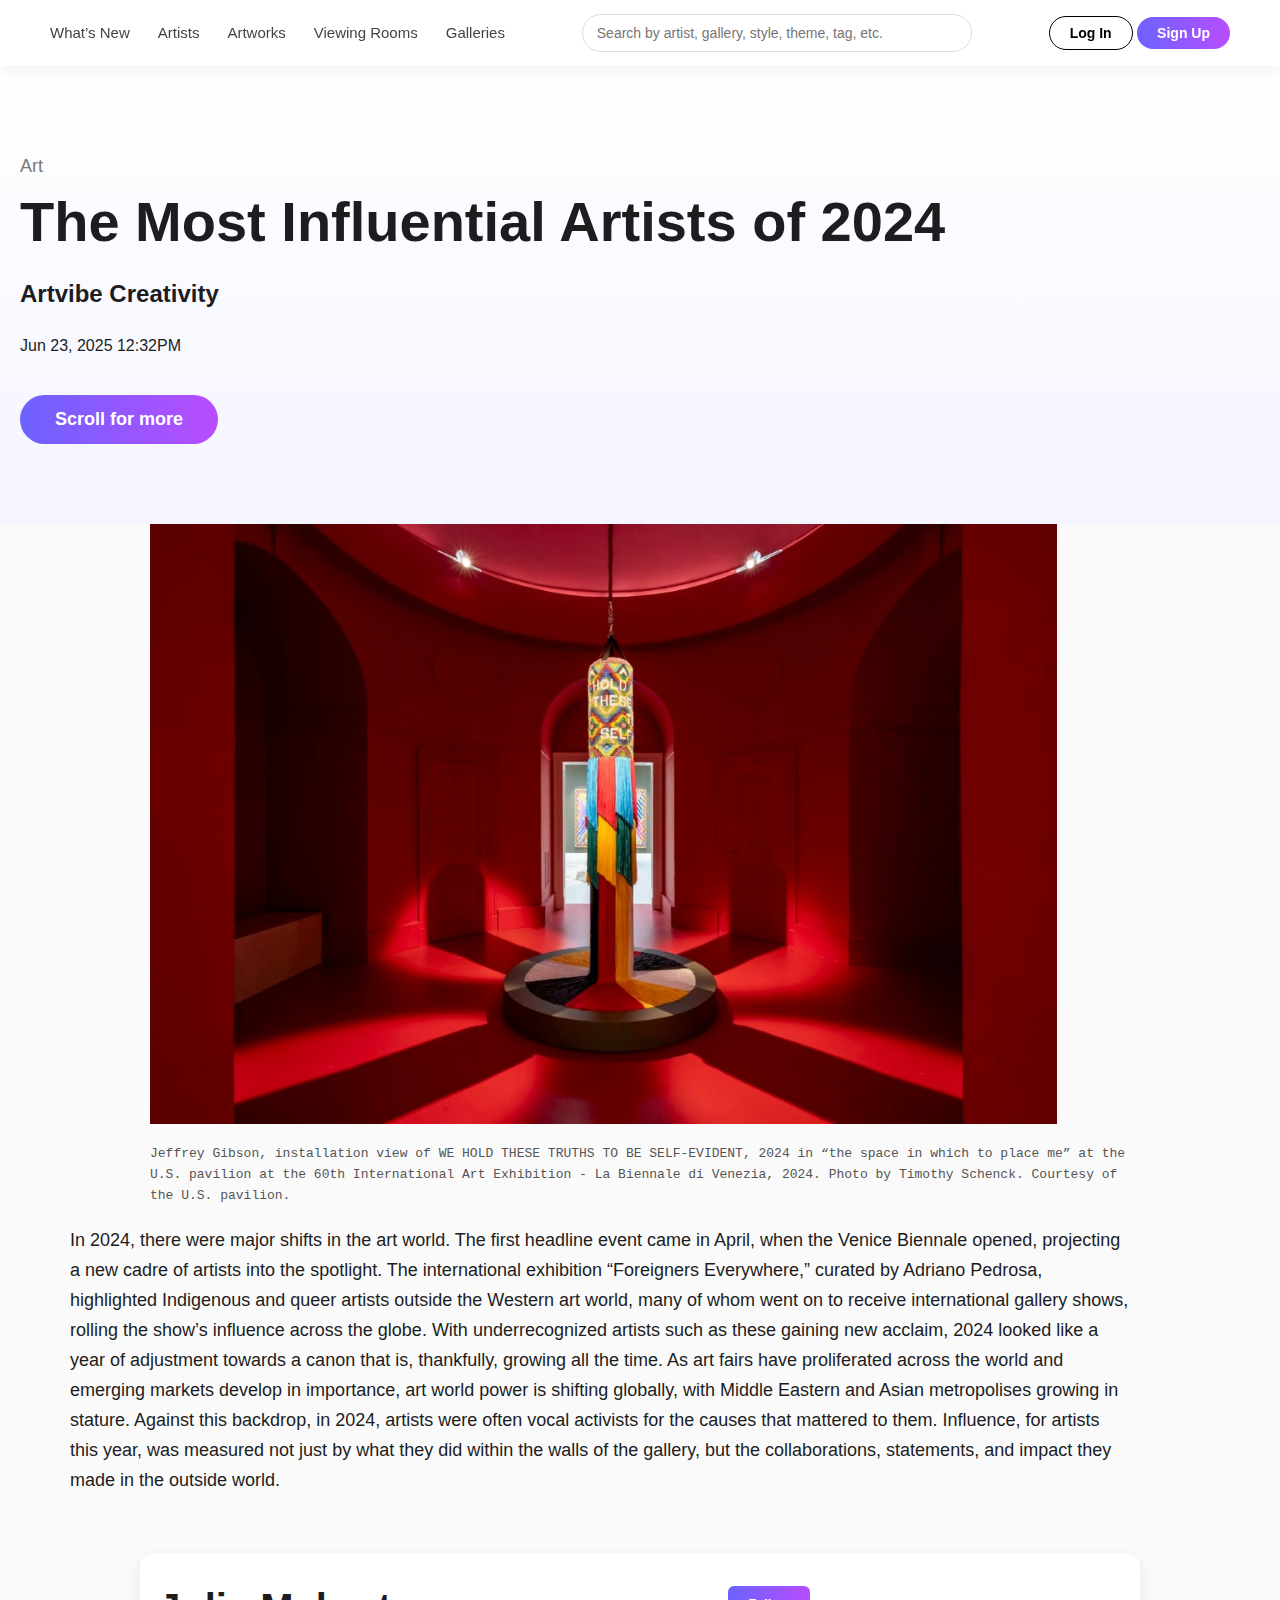
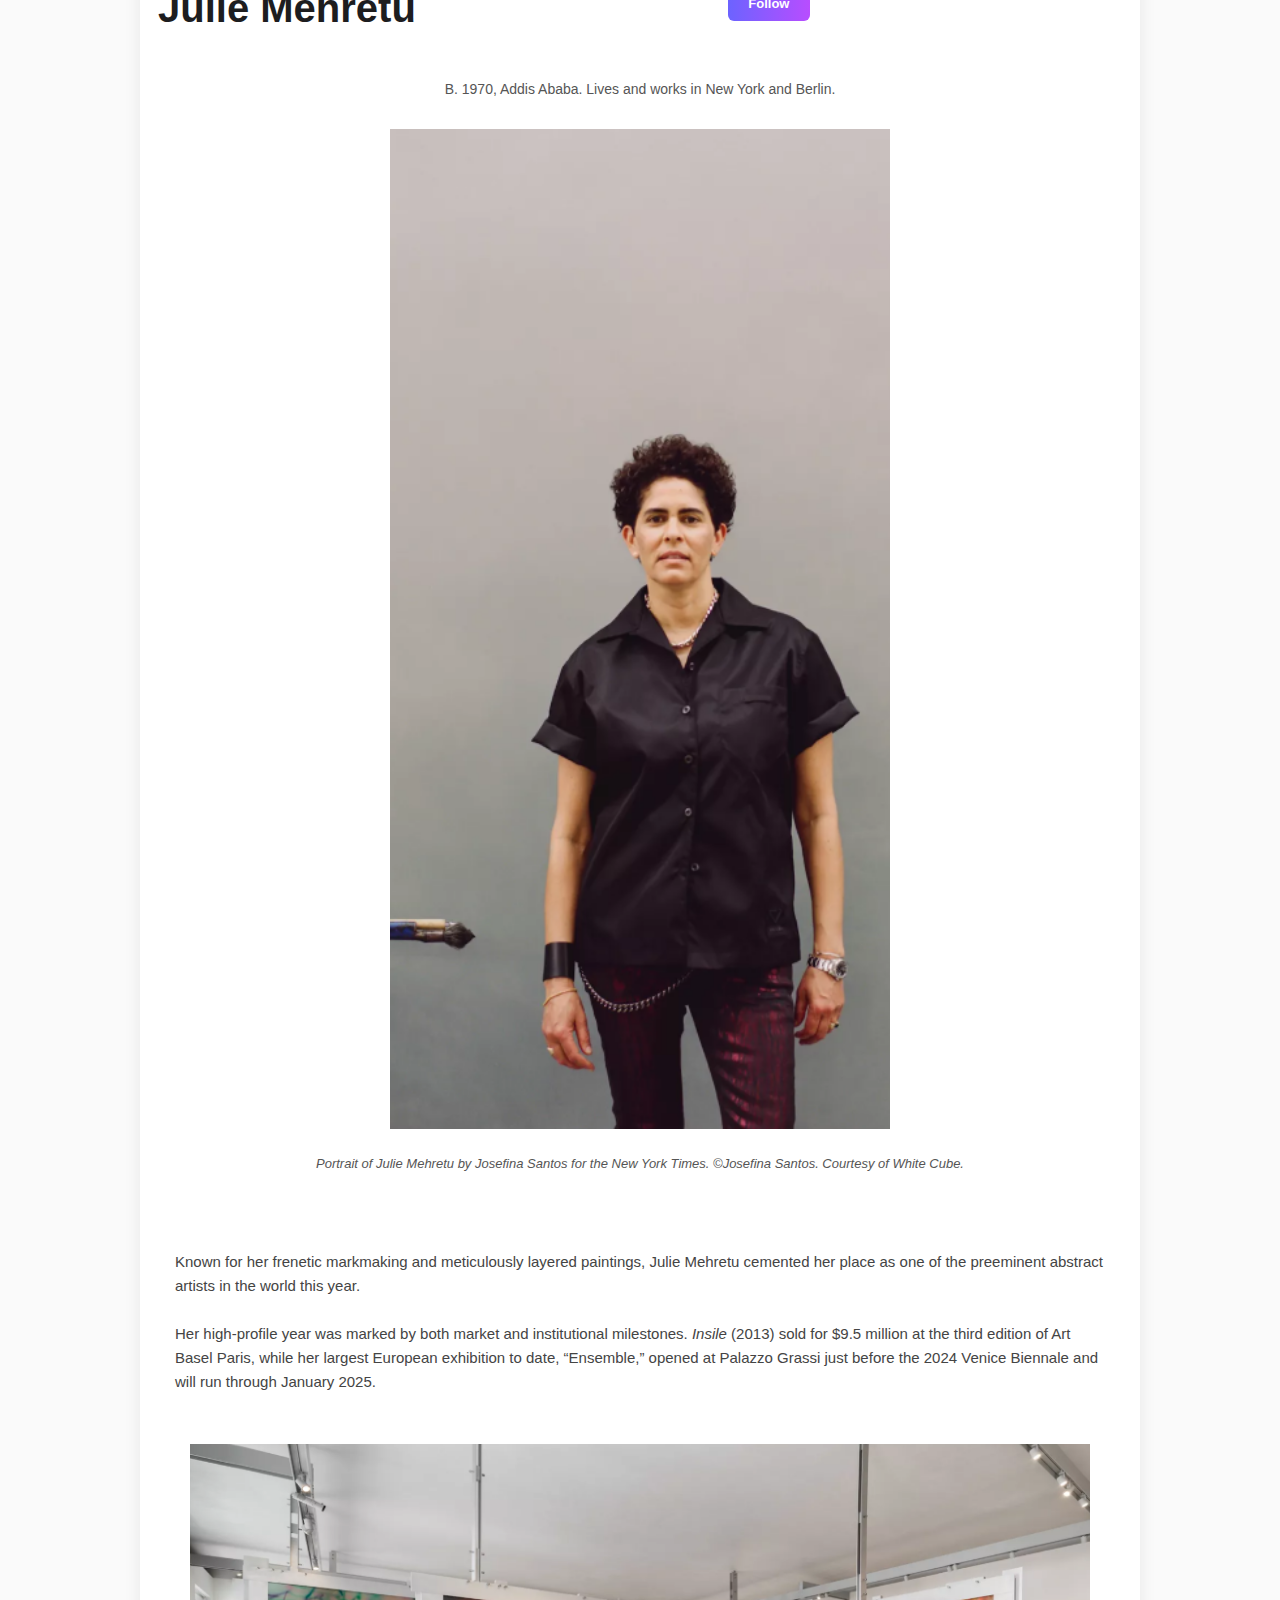
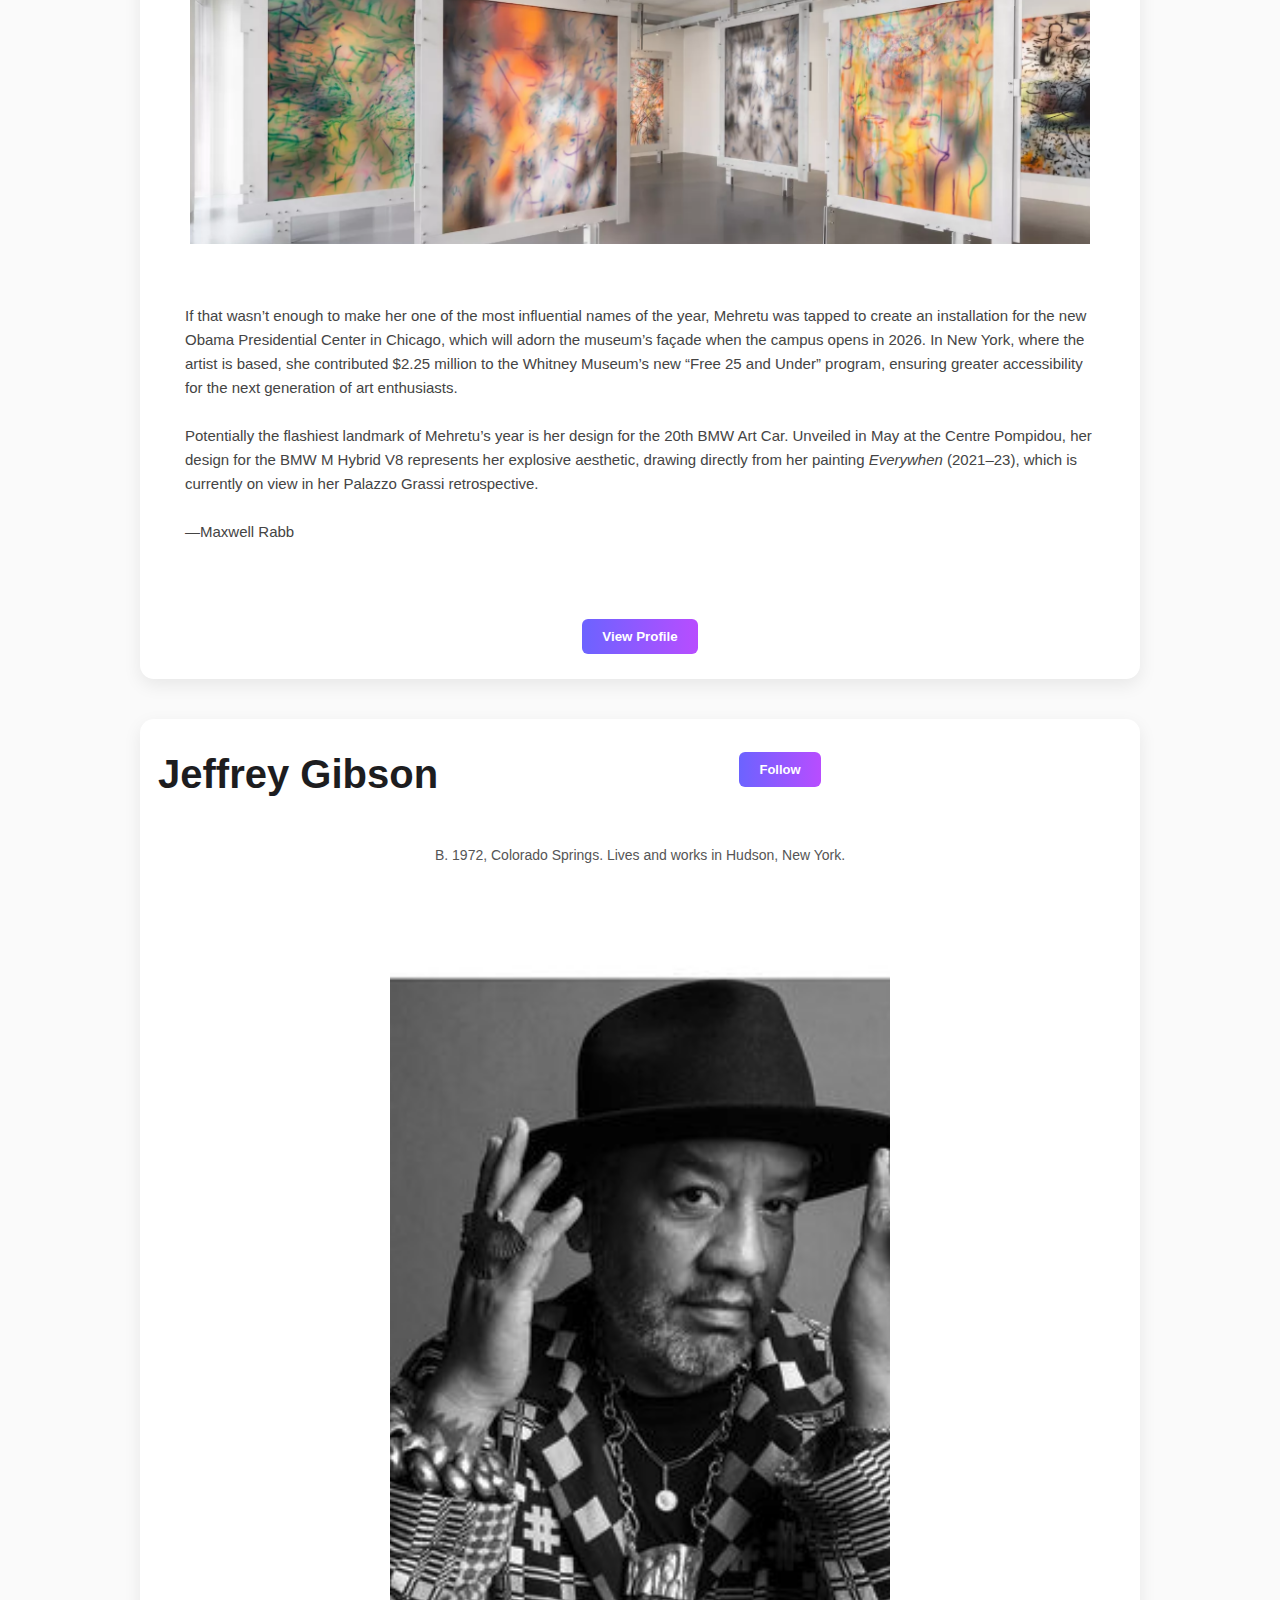
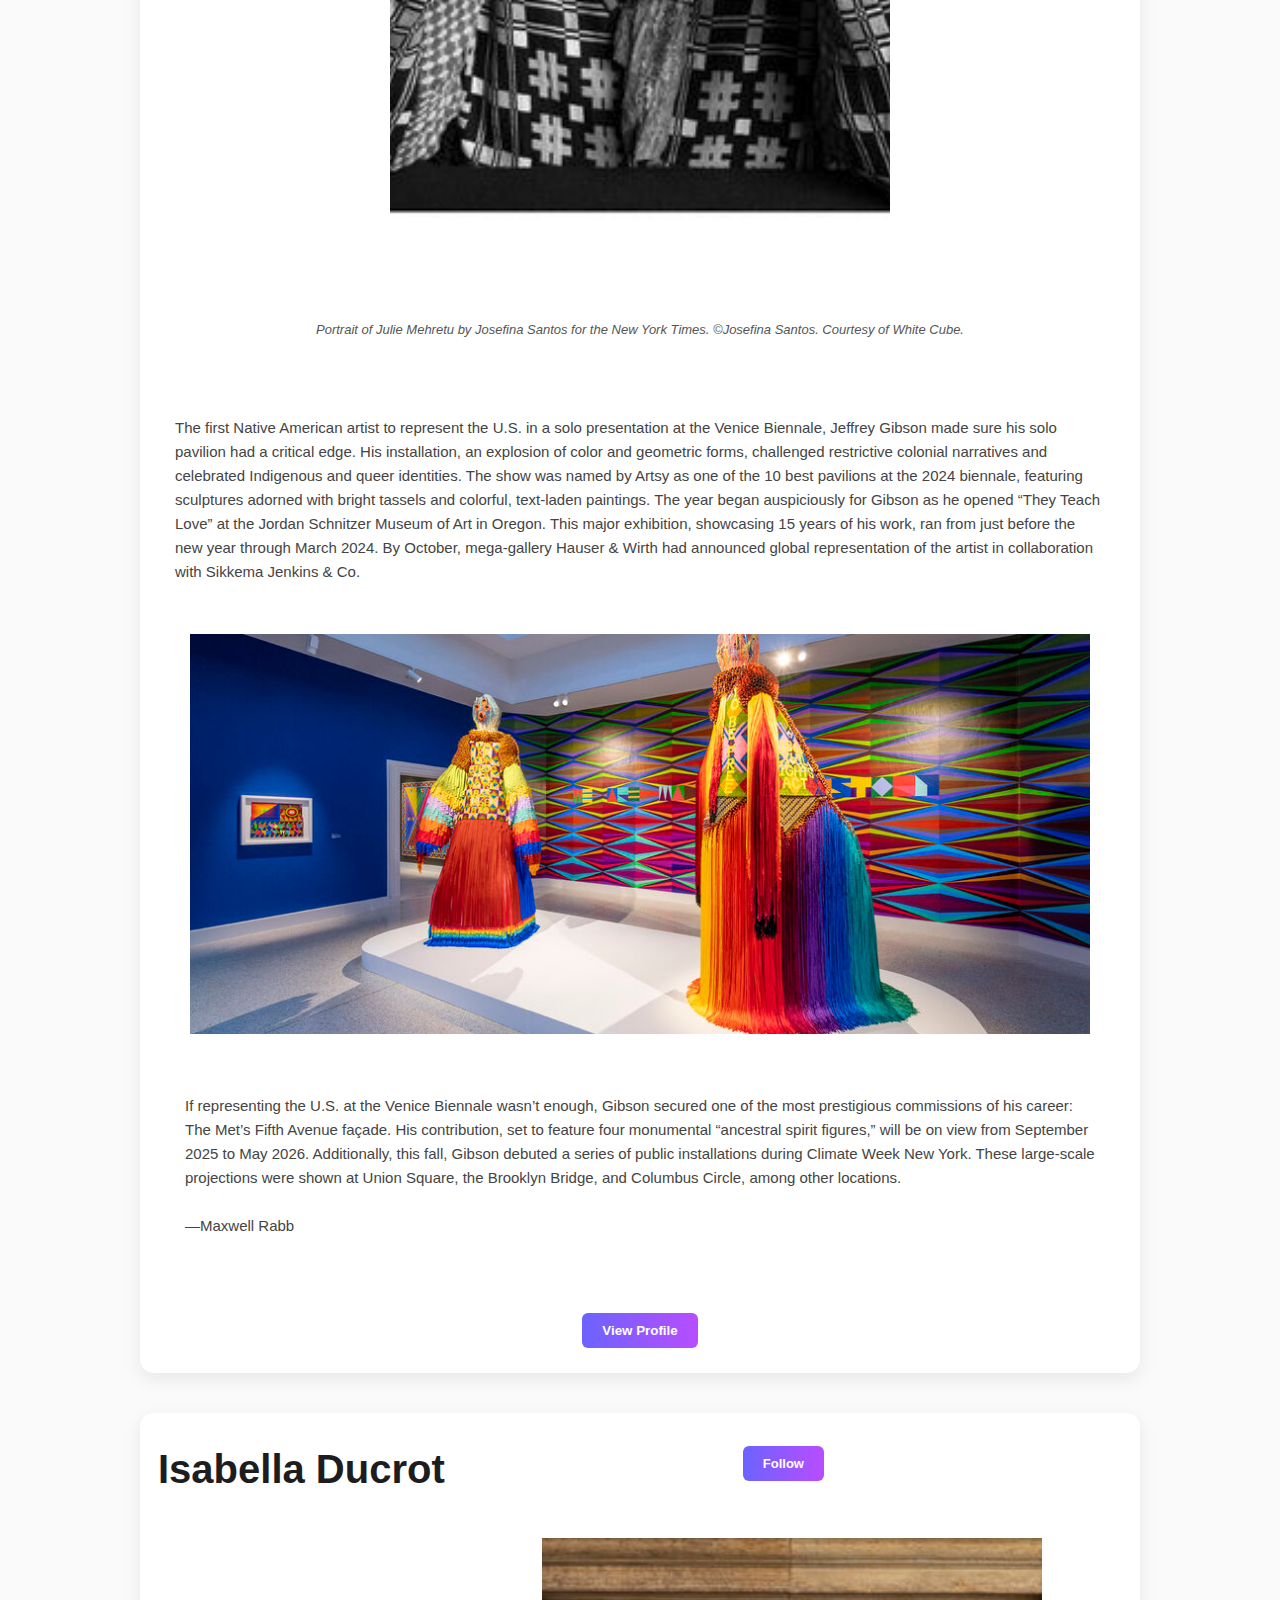
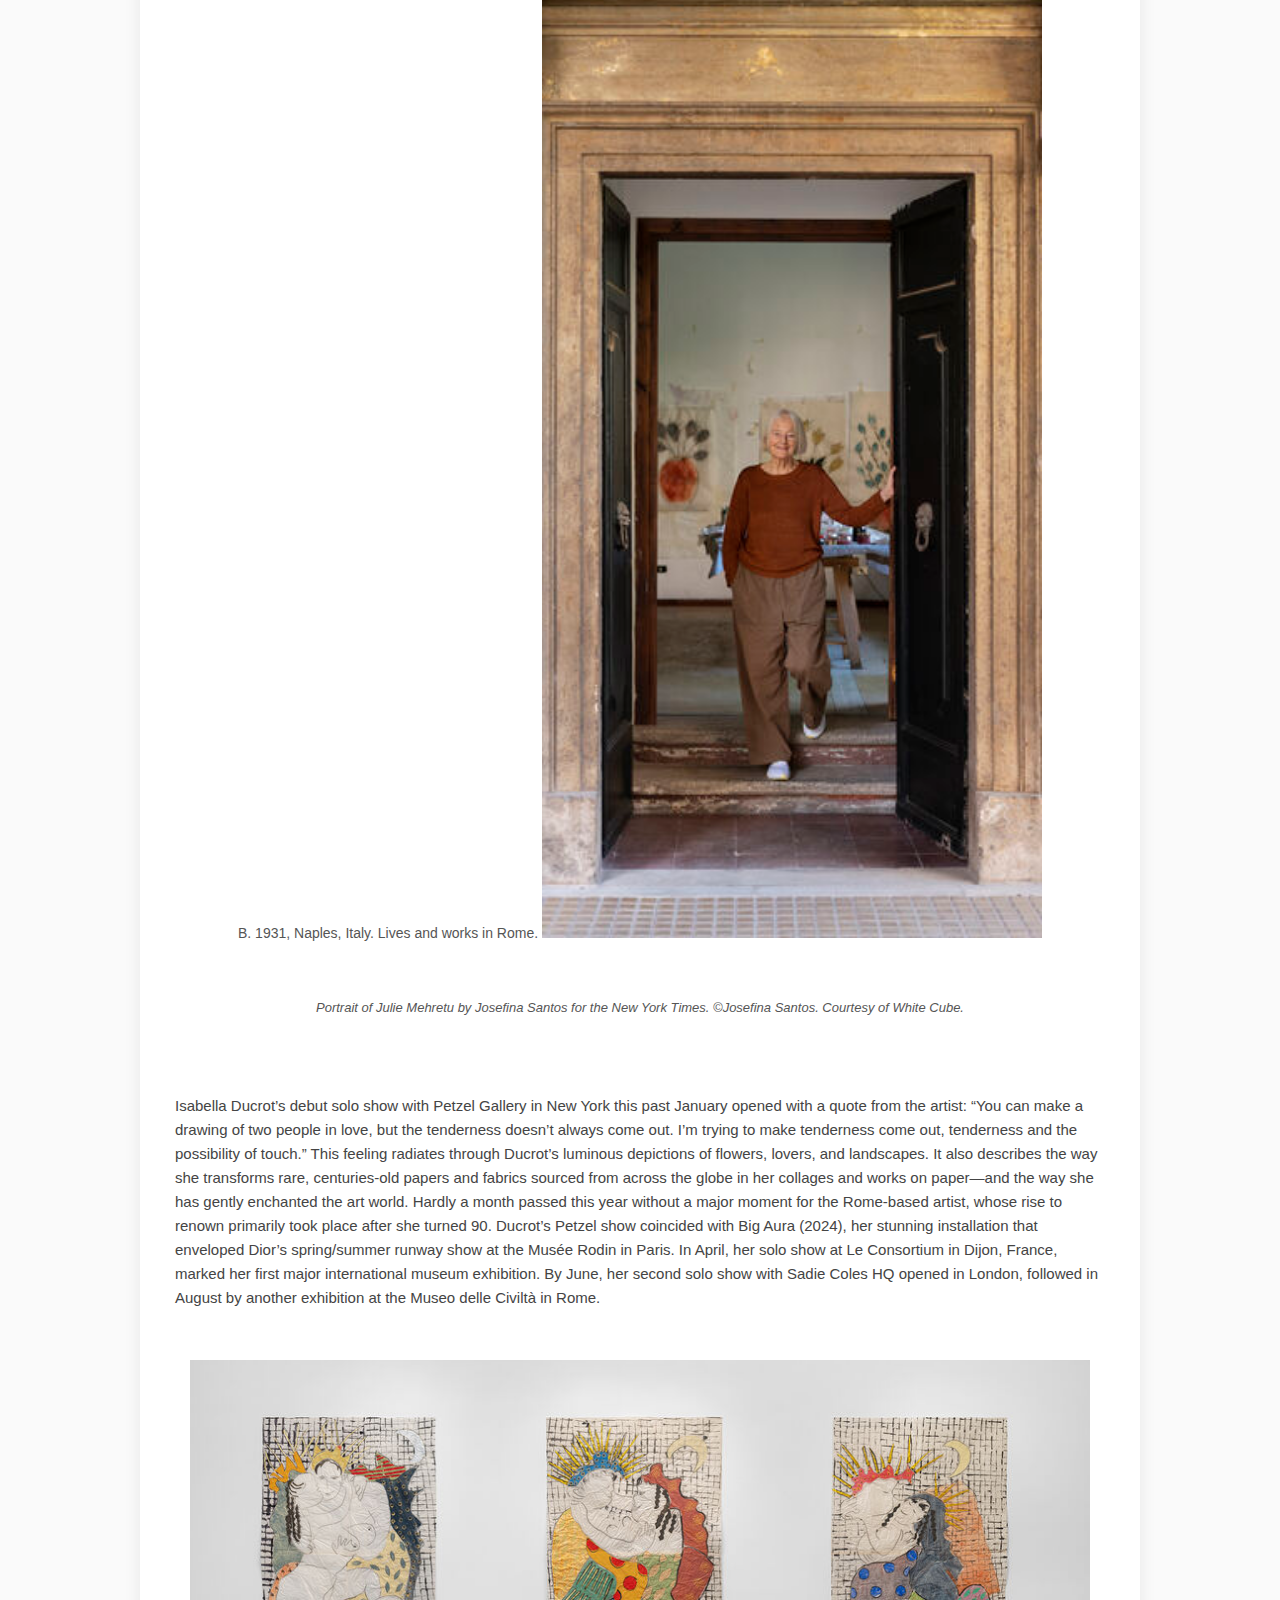
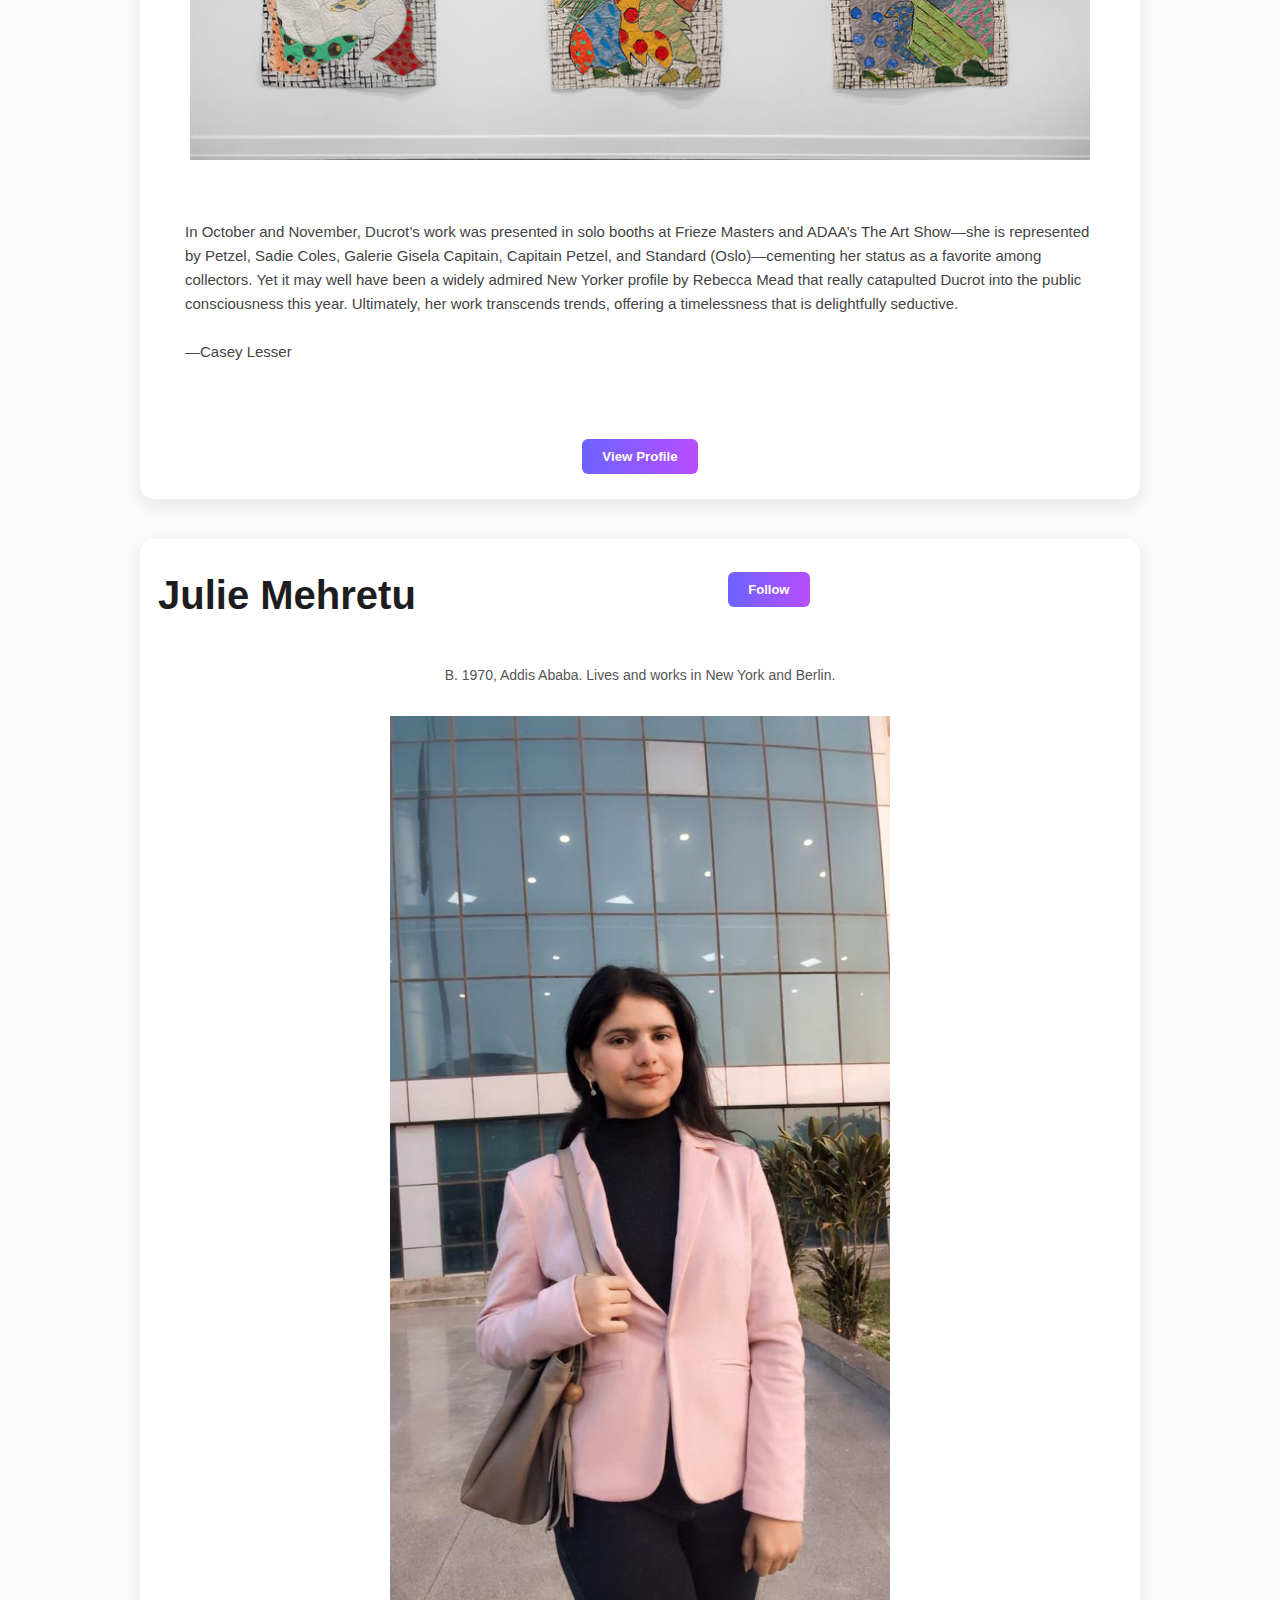
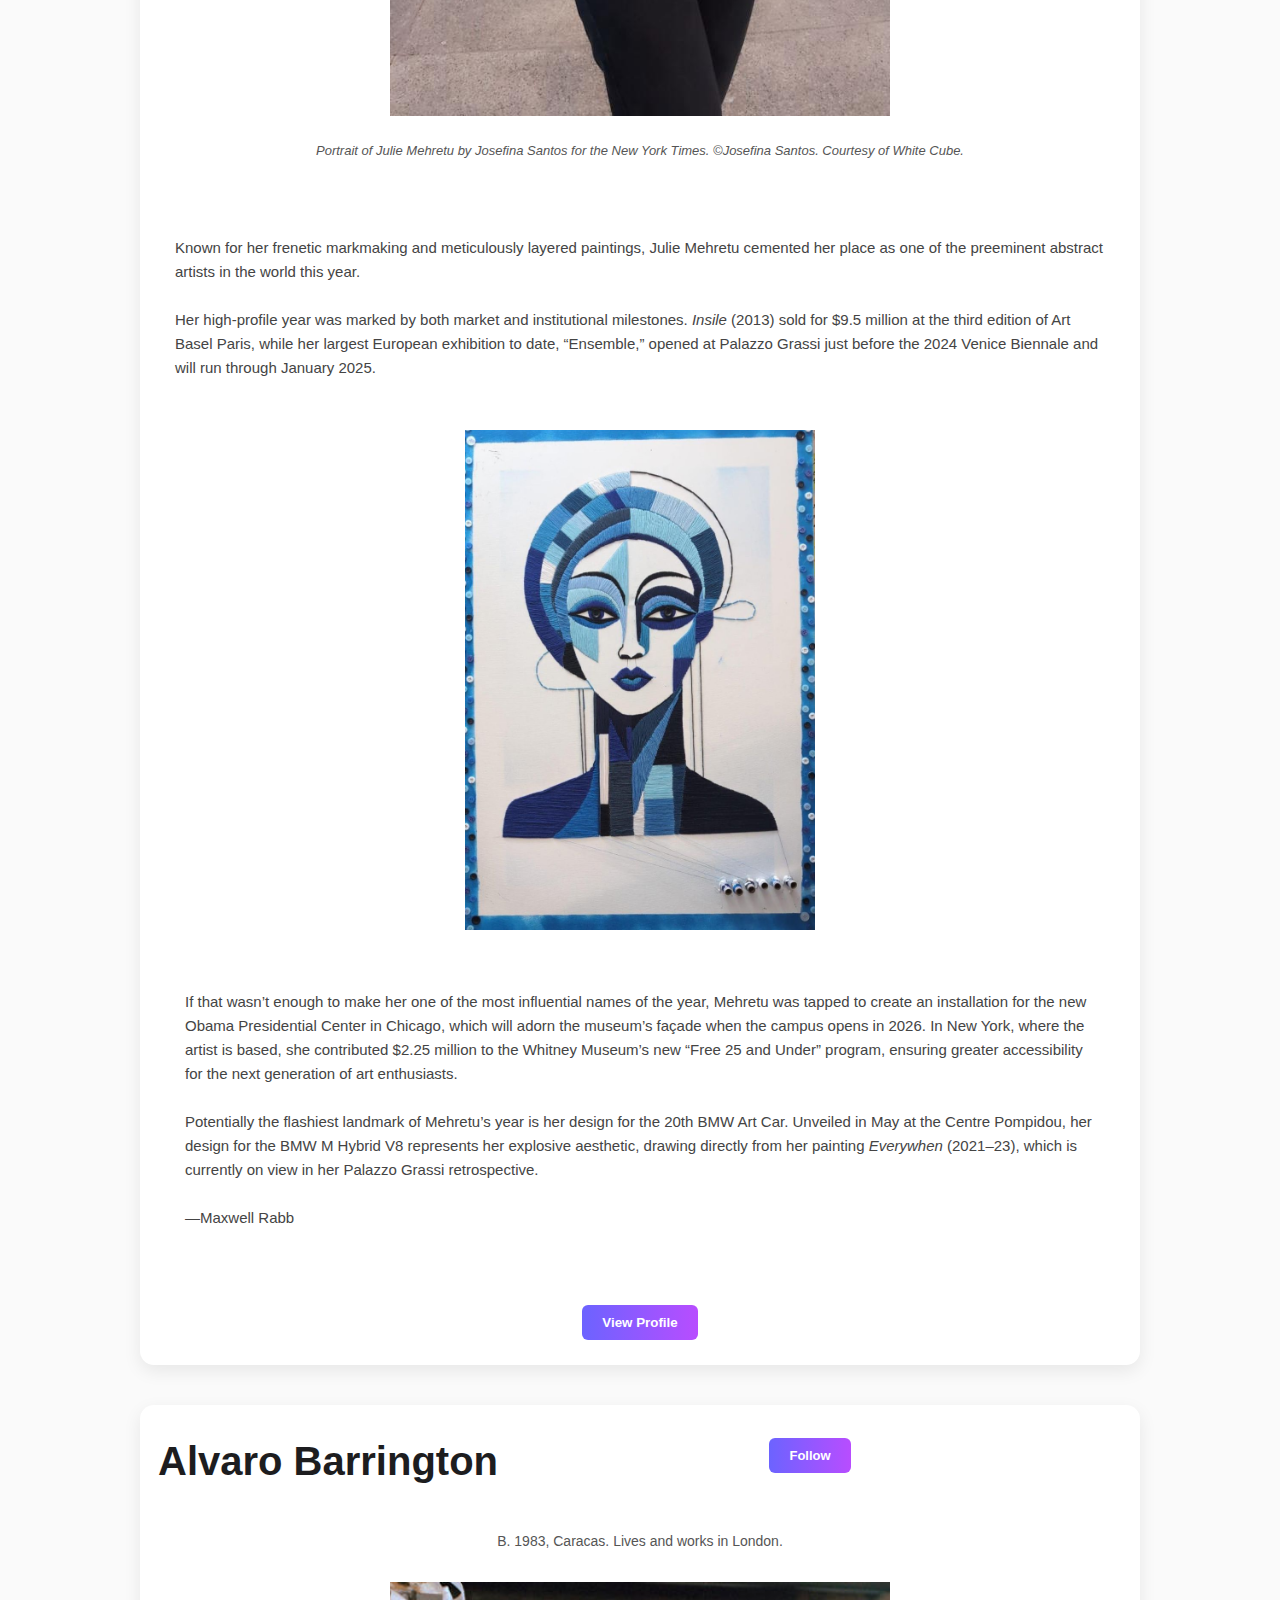
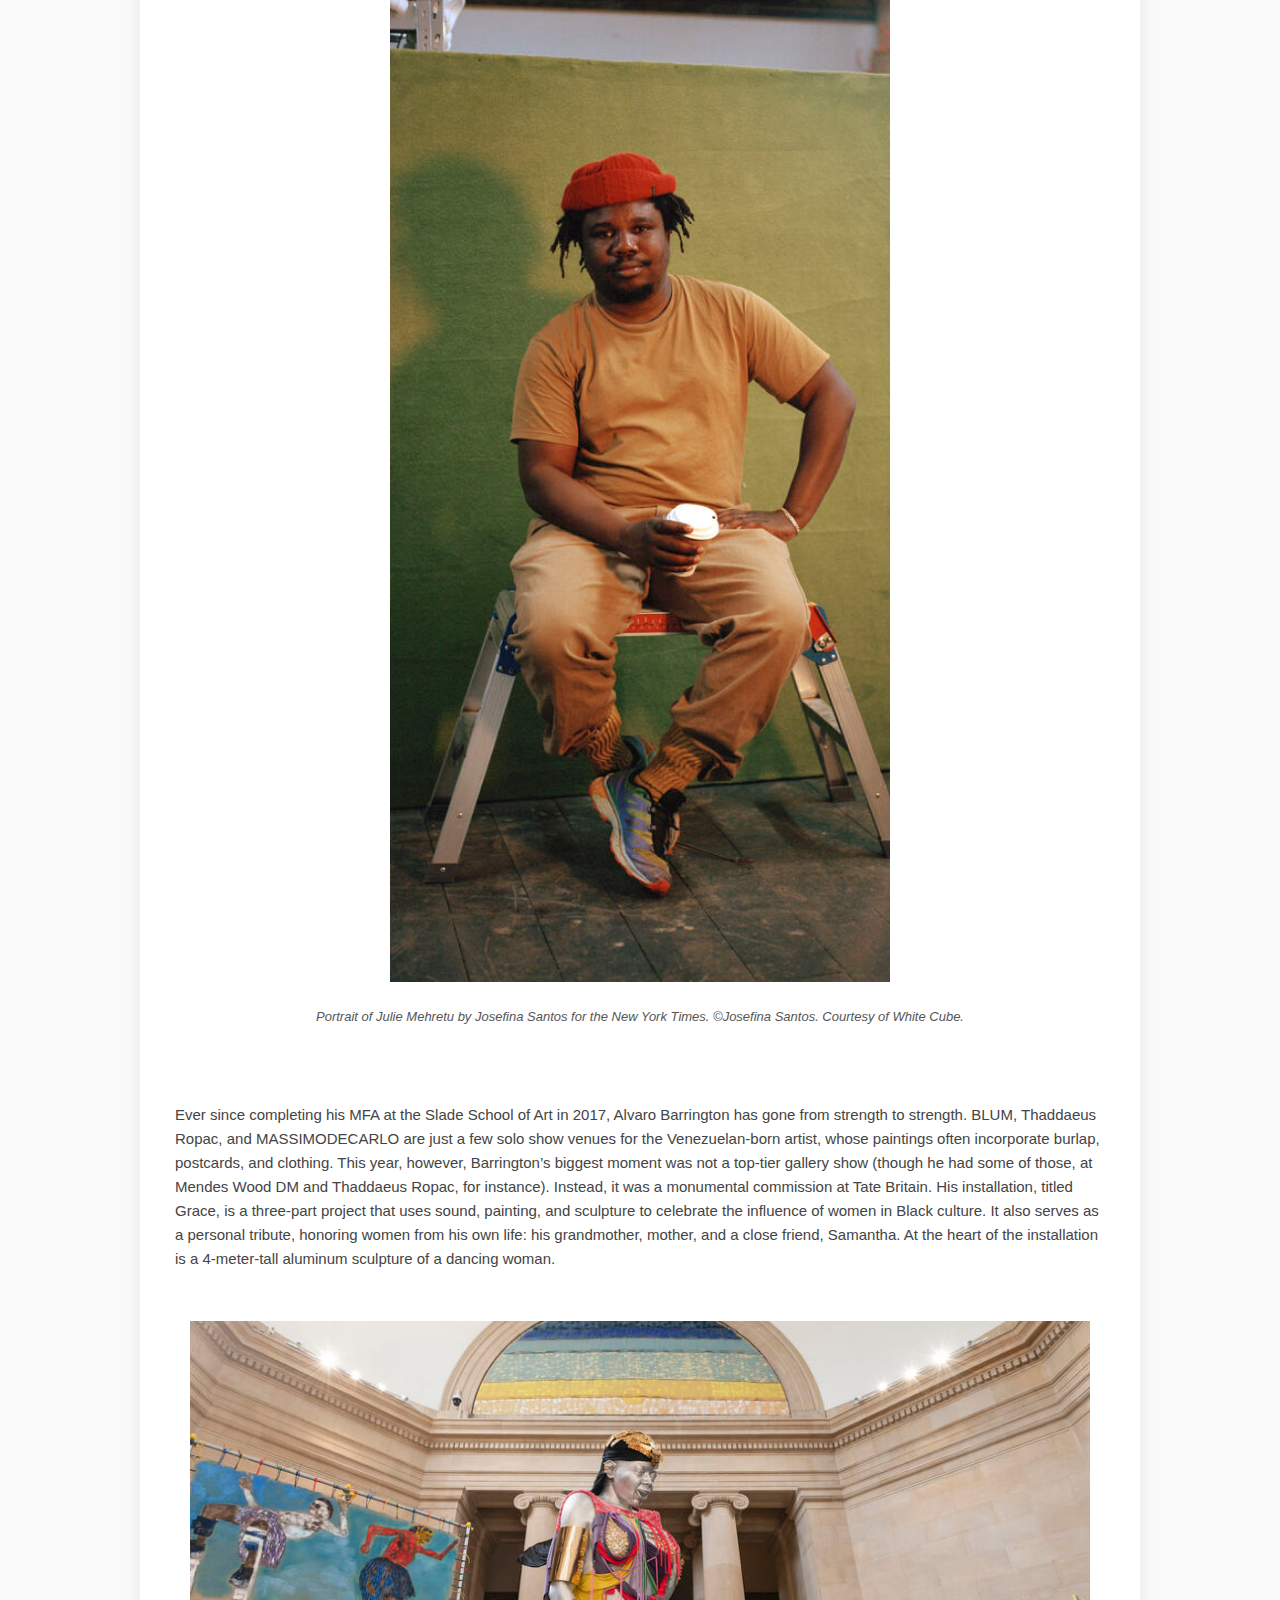
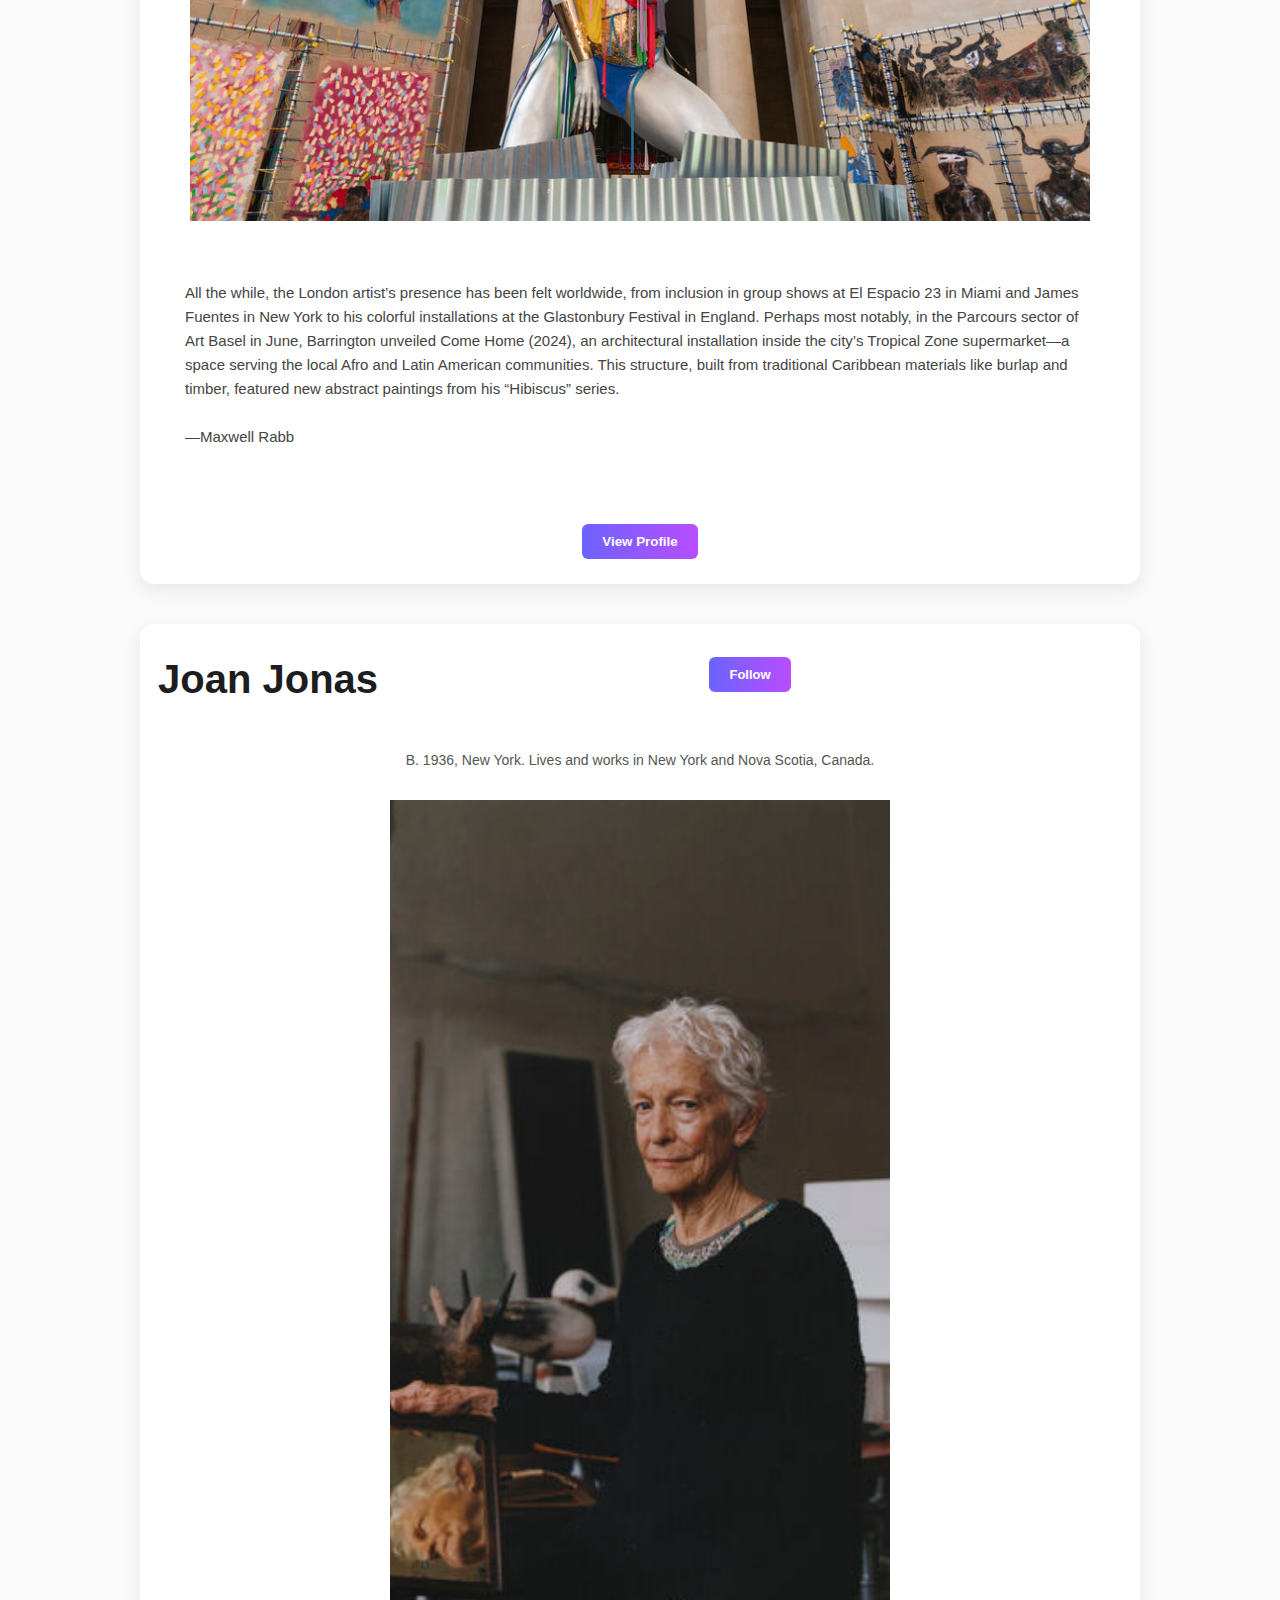
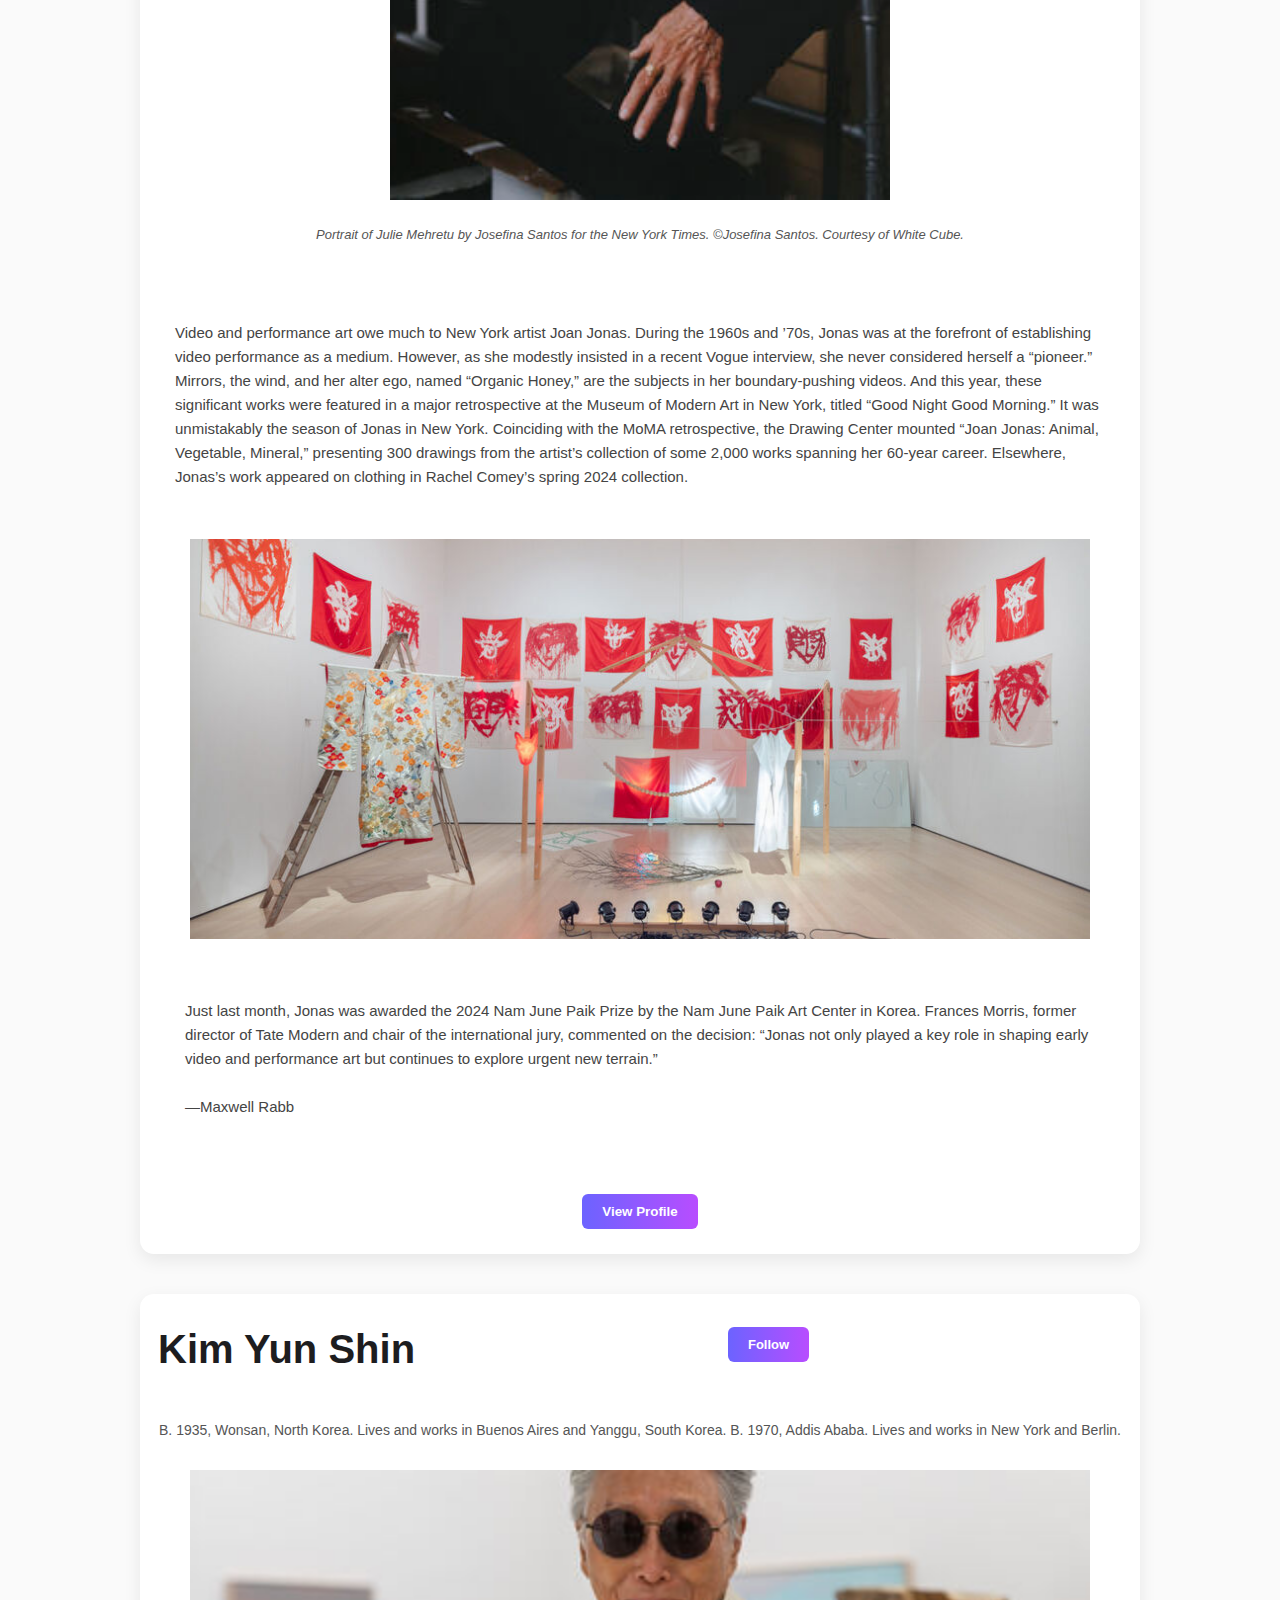
<file: index11.html>
<!DOCTYPE html>
<html lang="en">
<head>
  <meta charset="UTF-8">
  <meta name="viewport" content="width=device-width, initial-scale=1.0">
  <title>Modern Landing Page</title>
  <link rel="stylesheet" href="style1.css">
</head>
<body>
  <header>
    
    <nav>
      <a href="#">What’s New</a>
      <a href="#">Artists</a>
      <a href="#">Artworks</a>
      <a href="#">Viewing Rooms</a>
      <a href="#">Galleries</a>
    </nav>

    <div class="search-box">
      <input type="text" placeholder="Search by artist, gallery, style, theme, tag, etc.">
    </div>

    <div>
      <button class="btn btn-login">Log In</button>
      <button class="btn btn-signup">Sign Up</button>
    </div>
  </header>

  <section class="hero">
    <h1 class="art">Art</h1>
    <h1 class="heading">The Most Influential Artists of 2024</h1>
    <h2 class="heading">Artvibe Creativity</h2>
    <div class="link">
    <div class3="time"><p>Jun 23, 2025 12:32PM</p></div>
    <button class="btn btn-signup">Scroll for more</button>
  </section>

  <div class="Main"><img src="./asset/main pic.jpg" style="padding-left: 150px;height:600px; object-fit: cover; ">
                    <p>Jeffrey Gibson, installation view of WE HOLD THESE TRUTHS 
                      TO BE SELF-EVIDENT, 2024 in “the space in which to place me”
                       at the U.S. pavilion at the 60th International Art Exhibition - 
                       La Biennale di Venezia, 2024. Photo by Timothy Schenck. 
                       Courtesy of the U.S. pavilion.</p></div>
  <p class="main_para">In 2024, there were major shifts 
    in the art world. The first headline event came in 
    April, when the Venice Biennale opened, projecting a new cadre of
     artists into the spotlight. The international exhibition “Foreigners Everywhere,” 
     curated by Adriano Pedrosa, highlighted Indigenous and queer 
     artists outside the Western art world, many of whom went on to
      receive international gallery shows, 
    rolling the show’s influence across the globe. With underrecognized 
    artists such as these gaining new acclaim, 2024 looked like a year 
    of adjustment towards a canon that is, thankfully, growing all the time.


As art fairs have proliferated across the world and emerging markets 
develop in importance, art world power is shifting globally, with Middle
 Eastern and Asian metropolises growing in stature. Against this backdrop, 
 in 2024, artists were often vocal activists for the causes that mattered 
 to them. Influence, for artists this year, was measured not just by what 
 they did within the walls of the gallery, but the collaborations, statements, 
 and impact they made in the outside world. </p>

<!-- Artist cards -->
    <section class="artists">


  <!-- card 1 -->
<div class="artist-card">
  <div class="name">
    <h3>Julie Mehretu</h3>
    <button class="follow">Follow</button>
  </div>

  <p>
    B. 1970, Addis Ababa. Lives and works in New York and Berlin.
  </p>

  <img src="./asset/Artist_1.png" style="height: 1000px; width: 500px; object-fit: cover;">

  <p class="pic_title" style="color: #555; font-style: italic;">
    Portrait of Julie Mehretu by Josefina Santos for the New York Times. 
    ©Josefina Santos. Courtesy of White Cube.
  </p>

  <p class="main_para" style="padding: 35px;">
    Known for her frenetic markmaking and meticulously layered paintings, 
    Julie Mehretu cemented her place as one of the preeminent abstract artists 
    in the world this year.
    <br><br>
    Her high-profile year was marked by both market and institutional milestones. 
    <em>Insile</em> (2013) sold for $9.5 million at the third edition of Art Basel Paris, 
    while her largest European exhibition to date, “Ensemble,” opened at Palazzo Grassi 
    just before the 2024 Venice Biennale and will run through January 2025.
  </p>

  <img src="./asset/Pic_1.png" style="height: 400px;">

  <p class="main_para" style="padding: 45px;">
    If that wasn’t enough to make her one of the most influential names of the year, 
    Mehretu was tapped to create an installation for the new Obama Presidential Center 
    in Chicago, which will adorn the museum’s façade when the campus opens in 2026. 
    In New York, where the artist is based, she contributed $2.25 million to the Whitney 
    Museum’s new “Free 25 and Under” program, ensuring greater accessibility for the next 
    generation of art enthusiasts.
    <br><br>
    Potentially the flashiest landmark of Mehretu’s year is her design for the 20th BMW Art Car. 
    Unveiled in May at the Centre Pompidou, her design for the BMW M Hybrid V8 represents her 
    explosive aesthetic, drawing directly from her painting <em>Everywhen</em> (2021–23), which 
    is currently on view in her Palazzo Grassi retrospective.
    <br><br>
    —Maxwell Rabb
  </p>

  <button>View Profile</button>
</div>
<!-- end of card 1 -->

<!-- card 2 -->
<div class="artist-card">
  <div class="name">
    <h3>Jeffrey Gibson </h3>
    <button class="follow">Follow</button>
  </div>

  <p>
    B. 1972, Colorado Springs. Lives and works in Hudson, New York.
  </p>

  <img src="./asset/artist2.jpeg" style="height: 1000px; width: 500px; object-fit: cover;">

  <p class="pic_title" style="color: #555; font-style: italic;">
    Portrait of Julie Mehretu by Josefina Santos for the New York Times. 
    ©Josefina Santos. Courtesy of White Cube.
  </p>

  <p class="main_para" style="padding: 35px;">
    The first Native American artist to represent the U.S. in a solo presentation at the Venice Biennale,
     Jeffrey Gibson made sure his solo pavilion had a critical edge. His installation, an explosion of color
      and geometric forms, challenged restrictive colonial narratives and celebrated Indigenous and queer identities.
       The show was named by Artsy as one of the 10 best pavilions at the 2024 biennale, featuring sculptures 
       adorned with bright tassels and colorful, text-laden paintings.

The year began auspiciously for Gibson as he opened “They Teach Love” at the Jordan Schnitzer Museum of
 Art in Oregon. This major exhibition, showcasing 15 years of his work, ran from just before the new year 
 through March 2024. By October, mega-gallery Hauser & Wirth had announced global representation of the artist 
 in collaboration with Sikkema Jenkins & Co. 
  </p>

  <img src="./asset/art2.jpeg" style="height: 400px;">

  <p class="main_para" style="padding: 45px;">
    If representing the U.S. at the Venice Biennale wasn’t enough, Gibson secured one of the most prestigious 
    commissions of his career: The Met’s Fifth Avenue façade. His contribution, set to feature four monumental 
    “ancestral spirit figures,” will be on view from September 2025 to May 2026. Additionally, this fall,
     Gibson debuted a series of public installations during Climate Week New York. These large-scale projections 
     were shown at Union Square, the Brooklyn Bridge, and Columbus Circle, among other locations.

    <br><br>
    —Maxwell Rabb
  </p>

  <button>View Profile</button>
</div>
<!-- card 2 end -->


<!-- card 3-->
<div class="artist-card">
  <div class="name">
    <h3>Isabella Ducrot</h3>
    <button class="follow">Follow</button>
  </div>

  <p>
   B. 1931, Naples, Italy. Lives and works in Rome.

  <img src="./asset/artist3.jpeg" style="height: 1000px; width: 500px; object-fit: cover;">

  <p class="pic_title" style="color: #555; font-style: italic;">
    Portrait of Julie Mehretu by Josefina Santos for the New York Times. 
    ©Josefina Santos. Courtesy of White Cube.
  </p>

  <p class="main_para" style="padding: 35px;">
   Isabella Ducrot’s debut solo show with Petzel Gallery in New York this past January opened with a quote
    from the artist: “You can make a drawing of two people in love, but the tenderness doesn’t always come out.
    I’m trying to make tenderness come out, tenderness and the possibility of touch.” This feeling radiates through
     Ducrot’s luminous depictions of flowers, lovers, and landscapes. It also describes the way she transforms rare, 
     centuries-old papers and fabrics sourced from across the globe in her collages and works on paper—and the way
      she has gently enchanted the art world.
      Hardly a month passed this year without a major moment for the Rome-based artist, whose rise to renown 
      primarily took place after she turned 90. Ducrot’s Petzel show coincided with Big Aura (2024), 
      her stunning installation that enveloped Dior’s spring/summer runway show at the Musée Rodin in Paris. 
      In April, her solo show at Le Consortium in Dijon, France, marked her first major international museum 
      exhibition. By June, her second solo show with Sadie Coles HQ opened in London, followed in August by
       another exhibition at the Museo delle Civiltà in Rome.
  </p>

  <img src="./asset/art3.jpeg" style="height: 400px;">

  <p class="main_para" style="padding: 45px;">
    In October and November, Ducrot’s work was presented in solo booths at Frieze Masters and ADAA’s The Art Show—she is represented by Petzel, Sadie Coles, Galerie Gisela Capitain, Capitain Petzel, and Standard (Oslo)—cementing her status as a favorite among collectors. Yet it may well have been a widely admired New Yorker profile by Rebecca Mead that really catapulted Ducrot into the public consciousness this year. Ultimately, her work transcends trends, offering a timelessness that is delightfully seductive.
<br> <br>
—Casey Lesser
  </p>

  <button>View Profile</button>
</div>
<!-- card 3 end -->



<!-- card 4 -->
<div class="artist-card">
  <div class="name">
    <h3>Julie Mehretu</h3>
    <button class="follow">Follow</button>
  </div>

  <p>
    B. 1970, Addis Ababa. Lives and works in New York and Berlin.
  </p>

  <img src="./asset/artist4.jpeg" style="height: 1000px; width: 500px; object-fit: cover;">

  <p class="pic_title" style="color: #555; font-style: italic;">
    Portrait of Julie Mehretu by Josefina Santos for the New York Times. 
    ©Josefina Santos. Courtesy of White Cube.
  </p>

  <p class="main_para" style="padding: 35px;">
    Known for her frenetic markmaking and meticulously layered paintings, 
    Julie Mehretu cemented her place as one of the preeminent abstract artists 
    in the world this year.
    <br><br>
    Her high-profile year was marked by both market and institutional milestones. 
    <em>Insile</em> (2013) sold for $9.5 million at the third edition of Art Basel Paris, 
    while her largest European exhibition to date, “Ensemble,” opened at Palazzo Grassi 
    just before the 2024 Venice Biennale and will run through January 2025.
  </p>

  <img src="./asset/art4.jpeg" style="height: 500px; width: 350px;">

  <p class="main_para" style="padding: 45px;">
    If that wasn’t enough to make her one of the most influential names of the year, 
    Mehretu was tapped to create an installation for the new Obama Presidential Center 
    in Chicago, which will adorn the museum’s façade when the campus opens in 2026. 
    In New York, where the artist is based, she contributed $2.25 million to the 
    Whitney Museum’s new “Free 25 and Under” program, ensuring greater accessibility 
    for the next generation of art enthusiasts.
    <br><br>
    Potentially the flashiest landmark of Mehretu’s year is her design for the 20th BMW Art Car. 
    Unveiled in May at the Centre Pompidou, her design for the BMW M Hybrid V8 represents her 
    explosive aesthetic, drawing directly from her painting <em>Everywhen</em> (2021–23), which 
    is currently on view in her Palazzo Grassi retrospective.
    <br><br>
    —Maxwell Rabb
  </p>

  <button>View Profile</button>
</div>
<!-- card 4 end -->





<!-- card 5 -->
<div class="artist-card">
  <div class="name">
    <h3>Alvaro Barrington</h3>
    <button class="follow">Follow</button>
  </div>

  <p>
   B. 1983, Caracas. Lives and works in London.
  </p>

  <img src="./asset/artist5.jpeg" style="height: 1000px; width: 500px; object-fit: cover;">

  <p class="pic_title" style="color: #555; font-style: italic;">
    Portrait of Julie Mehretu by Josefina Santos for the New York Times. 
    ©Josefina Santos. Courtesy of White Cube.
  </p>

  <p class="main_para" style="padding: 35px;">
  Ever since completing his MFA at the Slade School of Art in 2017, Alvaro Barrington has gone from strength to strength. BLUM, Thaddaeus Ropac, and MASSIMODECARLO are just a few solo show venues for the Venezuelan-born artist, whose paintings often incorporate burlap, postcards, and clothing.

This year, however, Barrington’s biggest moment was not a top-tier gallery show (though he had some of those, at Mendes Wood DM and Thaddaeus Ropac, for instance). Instead, it was a monumental commission at Tate Britain. His installation, titled Grace, is a three-part project that uses sound, painting, and sculpture to celebrate the influence of women in Black culture. It also serves as a personal tribute, honoring women from his own life: his grandmother, mother, and a close friend, Samantha. At the heart of the installation is a 4-meter-tall aluminum sculpture of a dancing woman.
  </p>

  <img src="./asset/art5.jpeg" style="height: 500px;">

  <p class="main_para" style="padding: 45px;">
   All the while, the London artist’s presence has been felt worldwide, from inclusion in group shows at El Espacio 23 in Miami and James Fuentes in New York to his colorful installations at the Glastonbury Festival in England. Perhaps most notably, in the Parcours sector of Art Basel in June, Barrington unveiled Come Home (2024), an architectural installation inside the city’s Tropical Zone supermarket—a space serving the local Afro and Latin American communities. This structure, built from traditional Caribbean materials like burlap and timber, featured new abstract paintings from his “Hibiscus” series.

    <br><br>
    —Maxwell Rabb
  </p>

  <button>View Profile</button>
</div>
<!-- card 5 end -->


<!-- card 6 -->
<div class="artist-card">
  <div class="name">
    <h3>Joan Jonas</h3>
    <button class="follow">Follow</button>
  </div>

  <p>
    B. 1936, New York. Lives and works in New York and Nova Scotia, Canada.
  </p>

  <img src="./asset/artist6.jpeg" style="height: 1000px; width: 500px; object-fit: cover;">

  <p class="pic_title" style="color: #555; font-style: italic;">
    Portrait of Julie Mehretu by Josefina Santos for the New York Times. 
    ©Josefina Santos. Courtesy of White Cube.
  </p>

  <p class="main_para" style="padding: 35px;">
   Video and performance art owe much to New York artist Joan Jonas. During the 1960s and ’70s, Jonas was at the forefront of establishing video performance as a medium. However, as she modestly insisted in a recent Vogue interview, she never considered herself a “pioneer.” Mirrors, the wind, and her alter ego, named “Organic Honey,” are the subjects in her boundary-pushing videos. And this year, these significant works were featured in a major retrospective at the Museum of Modern Art in New York, titled “Good Night Good Morning.”

It was unmistakably the season of Jonas in New York. Coinciding with the MoMA retrospective, the Drawing Center mounted “Joan Jonas: Animal, Vegetable, Mineral,” presenting 300 drawings from the artist’s collection of some 2,000 works spanning her 60-year career. Elsewhere, Jonas’s work appeared on clothing in Rachel Comey’s spring 2024 collection.
  </p>

  <img src="./asset/art6.jpeg" style="height: 400px;">

  <p class="main_para" style="padding: 45px;">
 Just last month, Jonas was awarded the 2024 Nam June Paik Prize by the Nam June Paik Art Center in Korea. Frances Morris, former director of Tate Modern and chair of the international jury, commented on the decision: “Jonas not only played a key role in shaping early video and performance art but continues to explore urgent new terrain.”
    <br><br>
    —Maxwell Rabb
  </p>

  <button>View Profile</button>
</div>
<!-- card 6 end -->



<!-- card 7 -->
<div class="artist-card">
  <div class="name">
    <h3>Kim Yun Shin</h3>
    <button class="follow">Follow</button>
  </div>

  <p>B. 1935, Wonsan, North Korea. Lives and works in Buenos Aires and Yanggu, South Korea. B. 1970, Addis Ababa. Lives and works in New York and Berlin.
  </p>

  <img src="./asset/artist7.jpeg" style="height: 600px; object-fit: cover;">

  <p class="pic_title" style="color: #555; font-style: italic;">
    Portrait of Julie Mehretu by Josefina Santos for the New York Times. 
    ©Josefina Santos. Courtesy of White Cube.
  </p>

  <p class="main_para" style="padding: 35px;">
   Kim Yun Shin emerged dramatically on the global art scene this year at the age of 88, after spending more than six decades crafting kaleidoscopic paintings and chainsaw-carved wooden sculptures largely outside the limelight. This noteworthy year for Kim kicked off after gaining dual representation at Lehmann Maupin and Kukje Gallery, with solo exhibitions in New York and Seoul, respectively.

Kim’s work, now known for exploring themes like natural harmony, stood out at the 60th Venice Biennale’s main exhibition. The display featured eight sculptures, four carved from wood between 1979 and 1986 and four sculpted from stone between 1991 and 2001. These pieces are part of her long-standing series “Add Two Add One, Divide Two Divide One,” inspired by the Chinese philosophy of yin and yang.
  </p>

  <img src="./asset/art7.jpeg" style="height: 400px;">

  <p class="main_para" style="padding: 45px;">
   Lehmann Maupin debuted Kim’s work at Frieze L.A. in February. Since then, the artist has become a mainstay at art fairs around the world, featured in major booths at KIAF, Frieze Seoul, and Art Basel Miami Beach, among others. 
    <br><br>
    —Maxwell Rabb
  </p>

  <button>View Profile</button>
</div>
<!-- card 7 end -->


<!-- card 8 -->
<div class="artist-card">
  <div class="name">
    <h3>Shahzia Sikander</h3>
    <button class="follow">Follow</button>
  </div>

  <p>
    B. 1969, Lahore. Lives and works in New York.
  </p>

  <img src="./asset/artist8.jpeg" style="height: 600px; object-fit: cover;">

  <p class="pic_title" style="color: #555; font-style: italic;">
    Portrait of Julie Mehretu by Josefina Santos for the New York Times. 
    ©Josefina Santos. Courtesy of White Cube.
  </p>

  <p class="main_para" style="padding: 35px;">
    In April, Shahzia Sikander opened the most comprehensive survey of her three-and-a-half-decade career to date. An exhibition of this scale, mounted as a collateral event to the Venice Biennale, would have been the headlining event in most artists’ years. But Sikander was unwittingly thrust into an even bigger spotlight in July, when her 2023 sculpture Witness was violently defaced after getting caught in the crosshairs of the culture wars.

Originally installed in New York’s Madison Square Park, where it stood in the shadow of the Manhattan Appellate Courthouse, Witness symbolizes women’s strength in the context of a legal system that has historically failed us. The towering metallic figure’s coiled braids evoke the ram’s horn motif—a symbol of power—found in the courthouse’s architecture. Its lace jabot honors Ruth Bader Ginsburg, who often wore decorative collars with her judicial robes. 
  </p>

  <img src="./asset/art8.jpeg" style="height: 400px;">

  <p class="main_para" style="padding: 45px;">
   The invocation of Ginsburg, and references to the overturning of Roe v. Wade in an artist’s statement that accompanied the installation, caught the attention of conservative media and anti-choice advocates, who interpreted the work as pro-abortion and “satanic.” There were protests when it was installed in University of Houston earlier this year; a vandal, presumed to be ideologically motivated, ultimately decapitated the sculpture with a hammer.

Rather than repair it, Sikander allowed the figure to remain headless—a gesture that underscored the work’s feminist message by laying bare the violence that is inflicted upon women who attempt to assert their own agency. The episode was a salient reminder of art’s power to stir emotions and inspire debate—and of the uncanny ways in which life and art mirror one another.
<br><br>
—Olivia Horn
  </p>

  <button>View Profile</button>
</div>
<!-- card 8 end -->



    </section>

  <footer>
    © 2025 MyBrand. All rights reserved.
  </footer>
</body>
</html>
</file>
<file: style.css>
body {
      margin: 0;
      padding: 0;
      font-family: "Inter", Arial, sans-serif;
      background: #ffffff;
      color: #1d1d1f;
       overflow-x: hidden;
    }

    /* HEADER */
    header {
      background: #fff;
      padding: 12px 40px;
      display: flex;
      justify-content: space-between;
      align-items: center;
      box-shadow: 0 2px 6px rgba(0,0,0,0.08);
      position: sticky;
      top: 0;
      z-index: 1000;
    }

    .logo {
      font-size: 22px;
      font-weight: bold;
      color: #000;
    }

    /* Nav menu */
    nav {
      display: flex;
      gap: 20px;
      margin-left: 40px;
    }

    nav a {
      text-decoration: none;
      color: #333;
      font-size: 14px;
      font-weight: 500;
      font-family:'Courier New', Courier, monospace;
    }

    nav a:hover {
      color: #6c63ff;
    }

    /* Search */
    .search-box {
      flex: 1;
      display: flex;
      justify-content: center;
      margin: 0 20px;
    }
    .search-box input {
      width: 100%;
      max-width: 350px;
      padding: 8px 12px;
      border: 1px solid #ccc;
      border-radius: 4px;
      font-size: 14px;
    }

    /* Buttons */
    .btn {
      padding: 8px 18px;
      border-radius: 20px;
      border: 1px solid #000;
      font-size: 14px;
      font-weight: 600;
      cursor: pointer;
      background: transparent;
      margin-left: 10px;
    }

    .btn-login {
      background: #fff;
    }

    .btn-signup {
      background: #000;
      color: #fff;
      border: none;
    }

    /* HERO */
    .hero {
      text-align: left;
      padding: 50px 18px;
      background: linear-gradient(180deg, #ffffff, #f5f7ff);
    }
    .hero .art {
      font-size: 18px;
    font-weight: 500;
    margin-bottom: 5px;
    line-height: 1.2;
    color: #555;
    }

    .hero .heading {
    margin-top: 0; 
    }

    .hero h1 {
    font-size: 50px;
    font-weight: 400;
    margin-bottom: 20px;
    line-height: 50px;
    }
    .Main p{
        color: #555;
        font-family:monospace;
        padding-left: 150px;
        padding-right: 150px;
        padding-top: 0%;
    }
    
    .main_para{
        font-size:large;
        font-weight: 400;
        line-height: 30px;
        padding-top: 0%;
        padding-left:70px;
        padding-right: 150px;
    }

    .hero .btn-signup {
      font-size: 18px;
      padding: 14px 35px;
      background: linear-gradient(90deg, #6c63ff, #b84dff);
      border: none;
    }

    .hero .btn-signup:hover {
      opacity: 0.9;
    }
    .artists {
         display: flex;
  justify-content: center; 
  align-items: center; 
  flex-direction: column; 
  padding: 20px;
    line-
  grid-template-columns: repeat(auto-fit, minmax(250px, 1fr));
  gap: 70px;
}

.artist-card {
    width: 1000px;
  background: #fff;
  border-radius: 12px;
  overflow: hidden;
  box-shadow: 0 4px 12px rgba(0,0,0,0.1);
  text-align: center;
  padding-bottom: 20px;
  transition: transform 0.2s ease;
}
.name{
    display: flex;
    justify-content: center;
    gap: 10px;
}

.artist-card img {
  width: 100%;
  height: 200px;
  object-fit: cover;
}

.artist-card h3 {
  font-size: 30px;
  margin: 15px 0 5px;
}

.artist-card p {
  padding: 0 15px;
}

.artist-card button {
  margin-top: 10px;
  padding: 8px 16px;
  border-radius: 6px;
  border: none;
  background: linear-gradient(90deg, #6c63ff, #b84dff);
  color: #fff;
  cursor: pointer;
}

.artist-card:hover {
  transform: translateY(-5px);
}

    footer {
      margin-top: 60px;
      padding: 20px;
      background: #f7f7f7;
      color: #666;
      font-size: 14px;
      text-align: center;
    }
</file>
<file: style1.css>
/* Base */
body {
  margin: 0;
  padding: 0;
  font-family: "Inter", Arial, sans-serif;
  background: #fafafa;
  color: #1d1d1f;
  overflow-x: hidden;
  line-height: 1.6;
}

/* HEADER */
header {
  background: #fff;
  padding: 14px 50px;
  display: flex;
  justify-content: space-between;
  align-items: center;
  box-shadow: 0 4px 12px rgba(0,0,0,0.06);
  position: sticky;
  top: 0;
  z-index: 1000;
}

.logo {
  font-size: 24px;
  font-weight: 700;
  color: #111;
  letter-spacing: -0.5px;
}

/* Nav menu */
nav {
  display: flex;
  gap: 28px;
}

nav a {
  text-decoration: none;
  color: #444;
  font-size: 15px;
  font-weight: 500;
  position: relative;
  transition: color 0.3s ease;
}

nav a::after {
  content: "";
  position: absolute;
  bottom: -4px;
  left: 0;
  width: 0%;
  height: 2px;
  background: linear-gradient(90deg, #6c63ff, #b84dff);
  transition: width 0.3s ease;
}

nav a:hover {
  color: #6c63ff;
}

nav a:hover::after {
  width: 100%;
}

/* Search */
.search-box {
  flex: 1;
  display: flex;
  justify-content: center;
}

.search-box input {
  width: 100%;
  max-width: 360px;
  padding: 10px 14px;
  border: 1px solid #ddd;
  border-radius: 50px;
  font-size: 14px;
  transition: all 0.3s ease;
}

.search-box input:focus {
  border-color: #6c63ff;
  box-shadow: 0 0 6px rgba(108,99,255,0.3);
  outline: none;
}

/* Buttons */
.btn {
  padding: 8px 20px;
  border-radius: 25px;
  font-size: 14px;
  font-weight: 600;
  cursor: pointer;
  transition: all 0.3s ease;
}

.btn-login {
  border: 1px solid #000;
  background: #fff;
}

.btn-login:hover {
  background: #f2f2f2;
}

.btn-signup {
  background: linear-gradient(90deg, #6c63ff, #b84dff);
  border: none;
  color: #fff;
}

.btn-signup:hover {
  filter: brightness(1.1);
}

/* HERO */
.hero {
  text-align: left;
  padding: 80px 20px;
  background: linear-gradient(180deg, #ffffff, #f4f5ff);
}

.hero .art {
  font-size: 18px;
  font-weight: 500;
  margin-bottom: 5px;
  color: #777;
}

.hero h1 {
  font-size: 56px;
  font-weight: 600;
  margin: 10px 0 20px;
  line-height: 1.2;
}

.Main p {
  color: #555;
  font-family: monospace;
  padding: 0 150px;
}

.main_para {
  font-size: 18px;
  font-weight: 400;
  line-height: 30px;
  padding: 0 150px 0 70px;
}

/* HERO button */
.hero .btn-signup {
  font-size: 18px;
  padding: 14px 35px;
  margin-top: 20px;
}

/* Artists Section */
.artists {
  display: flex;
  flex-direction: column;   /* stack cards vertically */
  align-items: center;      /* center them */
  gap: 40px;                /* space between cards */
  padding: 40px 20px;
}

.artist-card {
  width: 100%;
  max-width: 1000px;         /* keeps them nicely centered */
}


.artist-card {
  background: #fff;
  border-radius: 14px;
  overflow: hidden;
  box-shadow: 0 6px 18px rgba(0,0,0,0.08);
  display: flex;
  flex-direction: column;
  transition: transform 0.25s ease, box-shadow 0.25s ease;
}

.artist-card:hover {
  transform: translateY(-8px);
  box-shadow: 0 10px 22px rgba(0,0,0,0.12);
}

.artist-card .name {
  display: flex;
  justify-content: space-between;
  align-items: center;
  padding: 18px;
}

.artist-card h3 {
  font-size: 40px;
  font-weight: 600;
  margin: 0;
}

/* .artist-card .follow {
  padding: 6px 14px;
  border-radius: 6px;
  border: none;
  background: linear-gradient(90deg, #6c63ff, #b84dff);
  color: #fff;
  cursor: pointer;
  transition: all 0.3s ease;
}

.artist-card .follow:hover {
  filter: brightness(1.1);
} */
.follow {
   align-items: center; 
    margin-left: 10px;
    padding: 6px 14px;
    border: 1px solid #6c63ff;
    border-radius: 20px;
    font-size: 13px;
    cursor: pointer;
    background: #fff;
    color: #6c63ff;
    transition: 0.3s;
  }

  .follow.following {
    background: #6c63ff;
    color: #fff;
  }

.artist-card p {
  padding: 0 18px 15px;
  color: #555;
  font-size: 14px;
  text-align: center;
}

.artist-card img {
  width: 90%;
  height: 240px;
  object-fit: cover;
  margin: auto;
}

.artist-card .pic_title {
  padding: 12px 18px;
  font-size: 13px;
  color: #797979;
  font-style: italic;
}

.artist-card .main_para {
  padding: 18px;
  font-size: 15px;
  line-height: 1.6;
  color: #444;
  text-align: left;
}

.artist-card button {
  margin: 15px auto 25px;
  padding: 10px 20px;
  border-radius: 6px;
  border: none;
  background: linear-gradient(90deg, #6c63ff, #b84dff);
  color: #fff;
  font-weight: 600;
  cursor: pointer;
  transition: all 0.3s ease;
}

.artist-card button:hover {
  filter: brightness(1.15);
}


/* Footer */
footer {
  margin-top: 60px;
  padding: 25px;
  background: #f5f5f5;
  color: #666;
  font-size: 14px;
  text-align: center;
}
</file>
